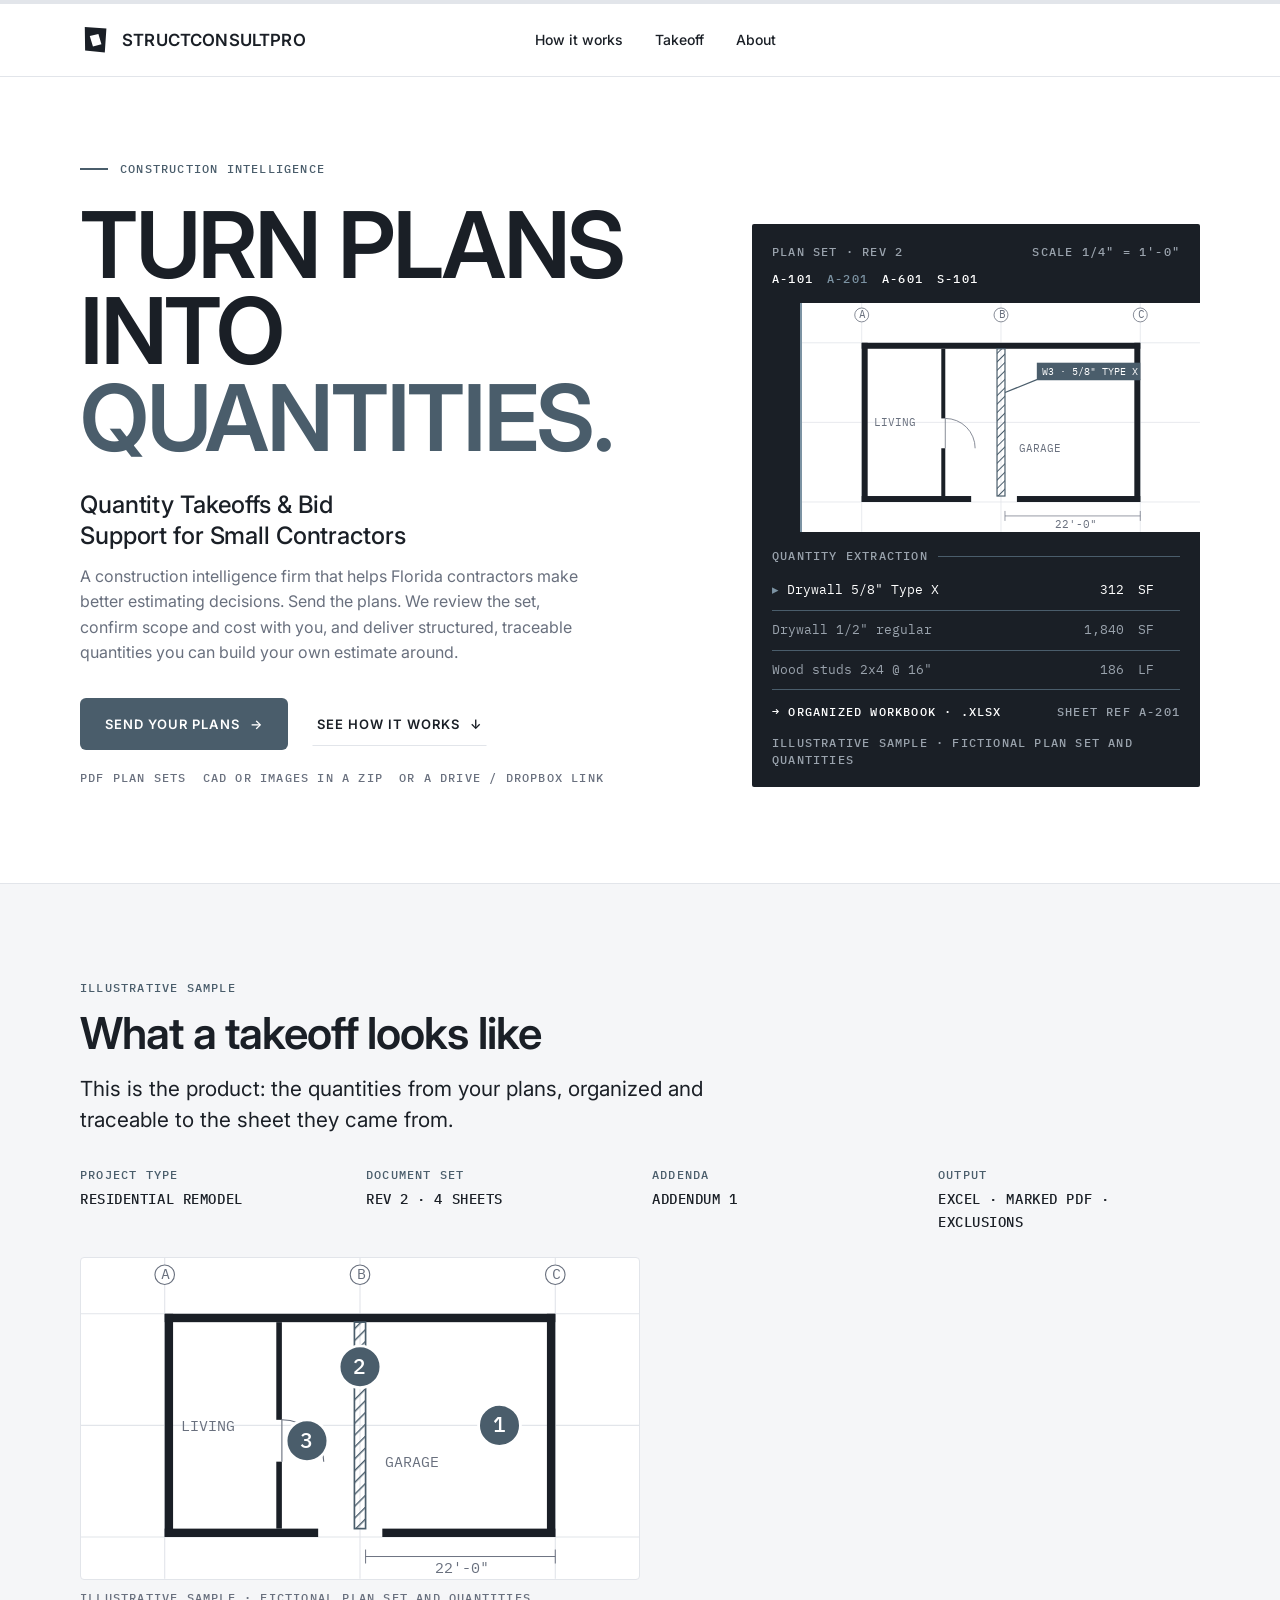
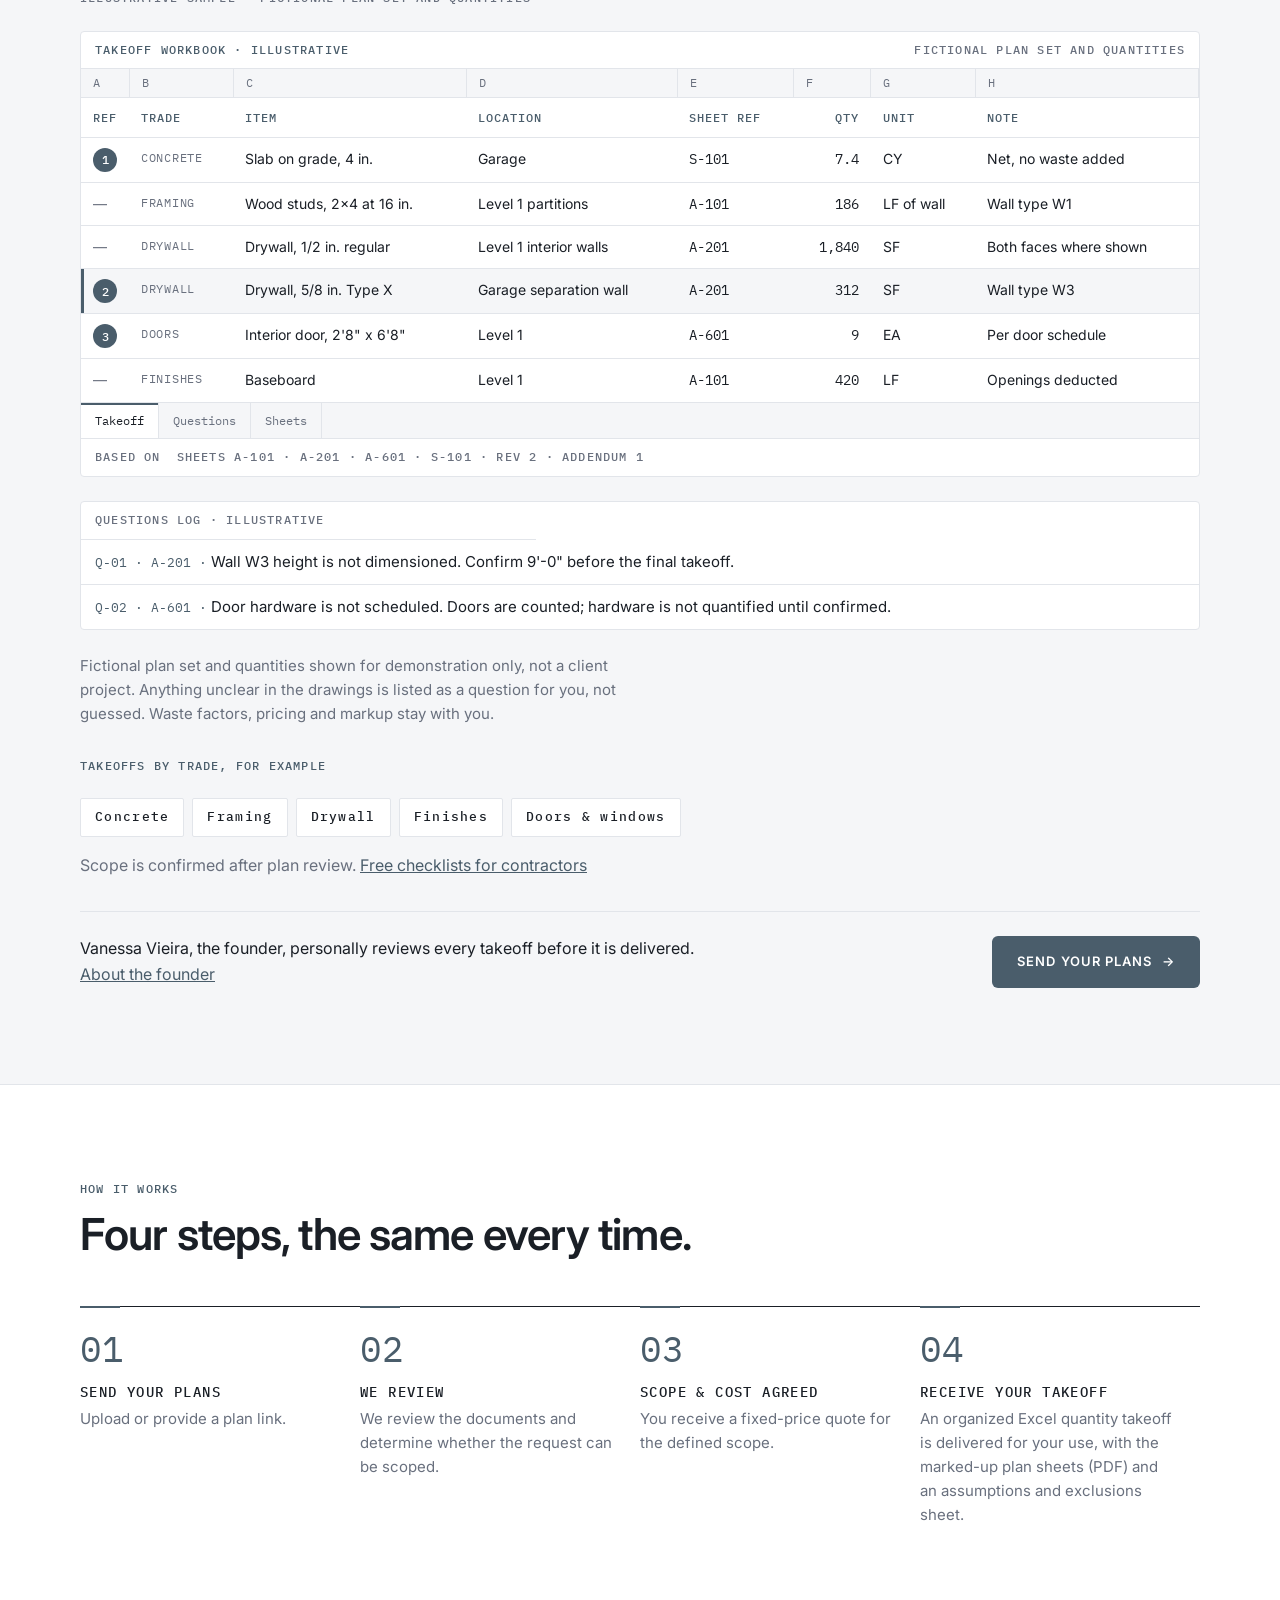
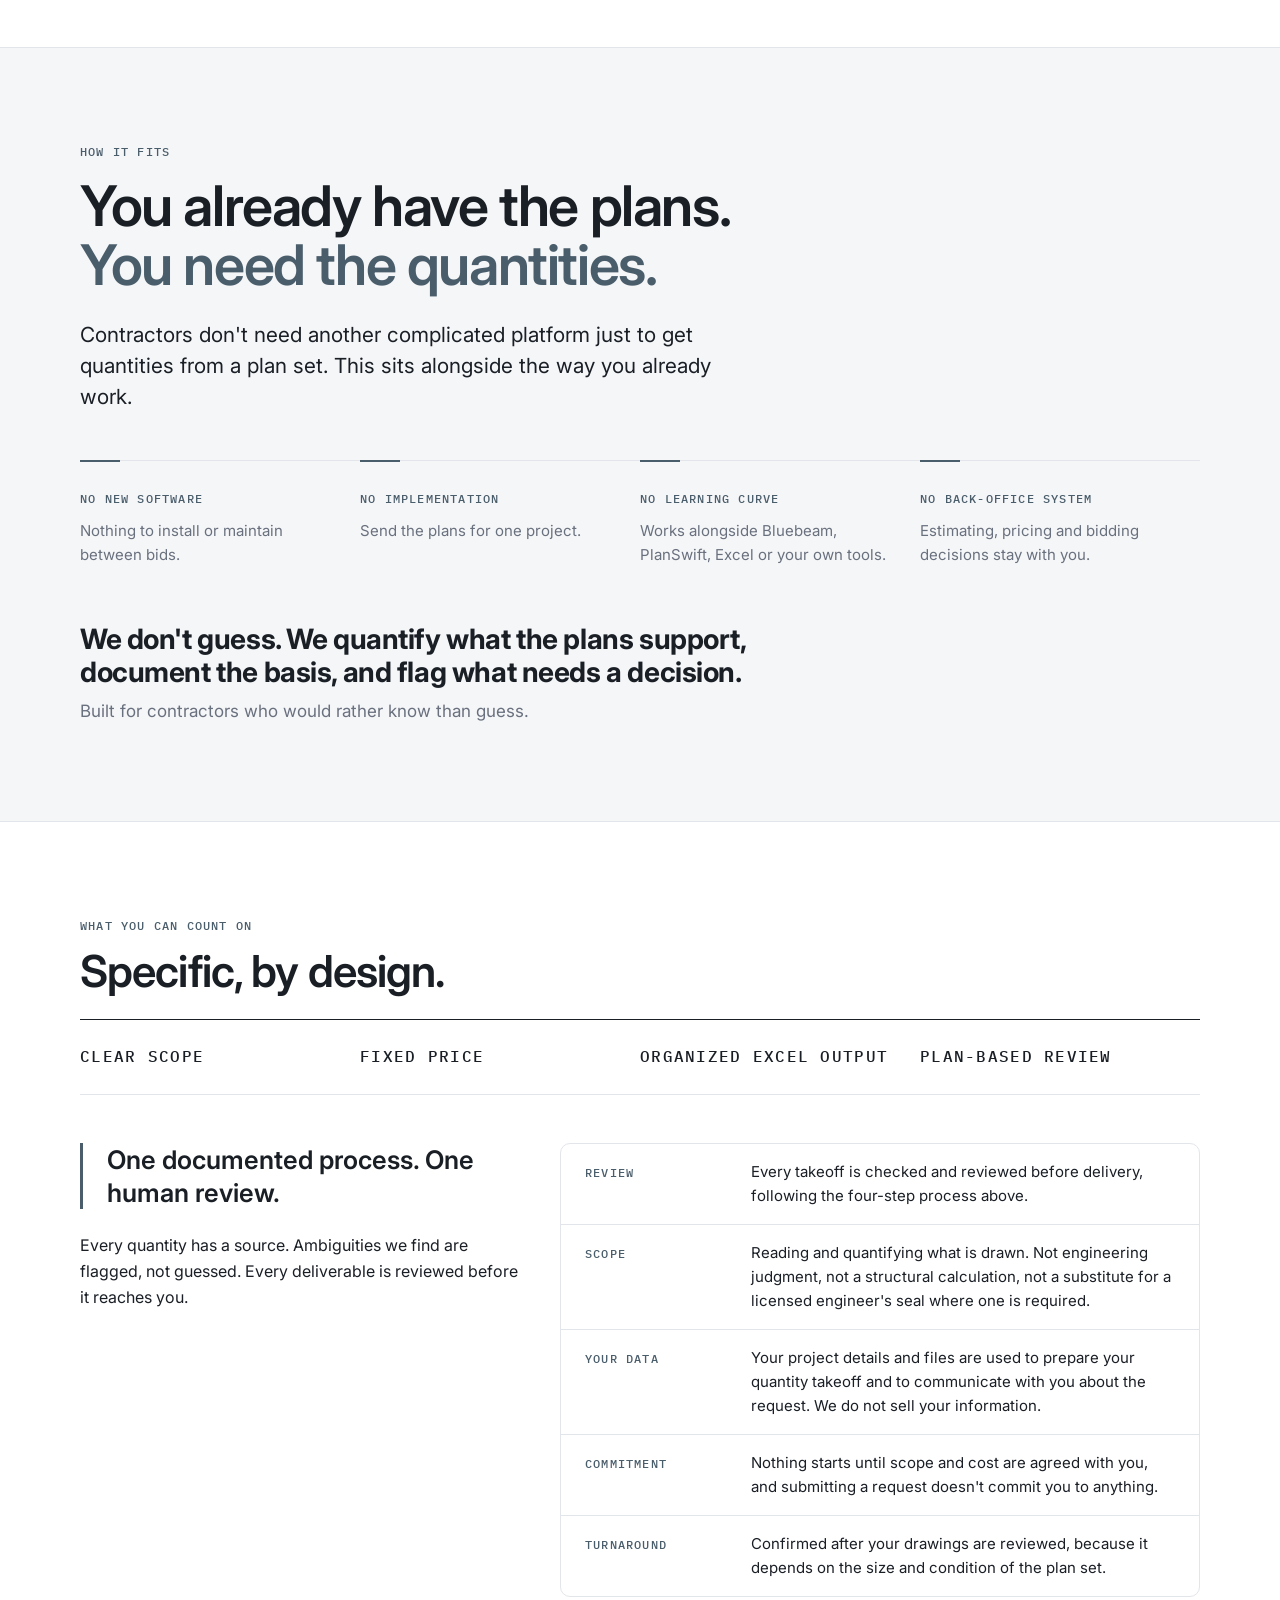
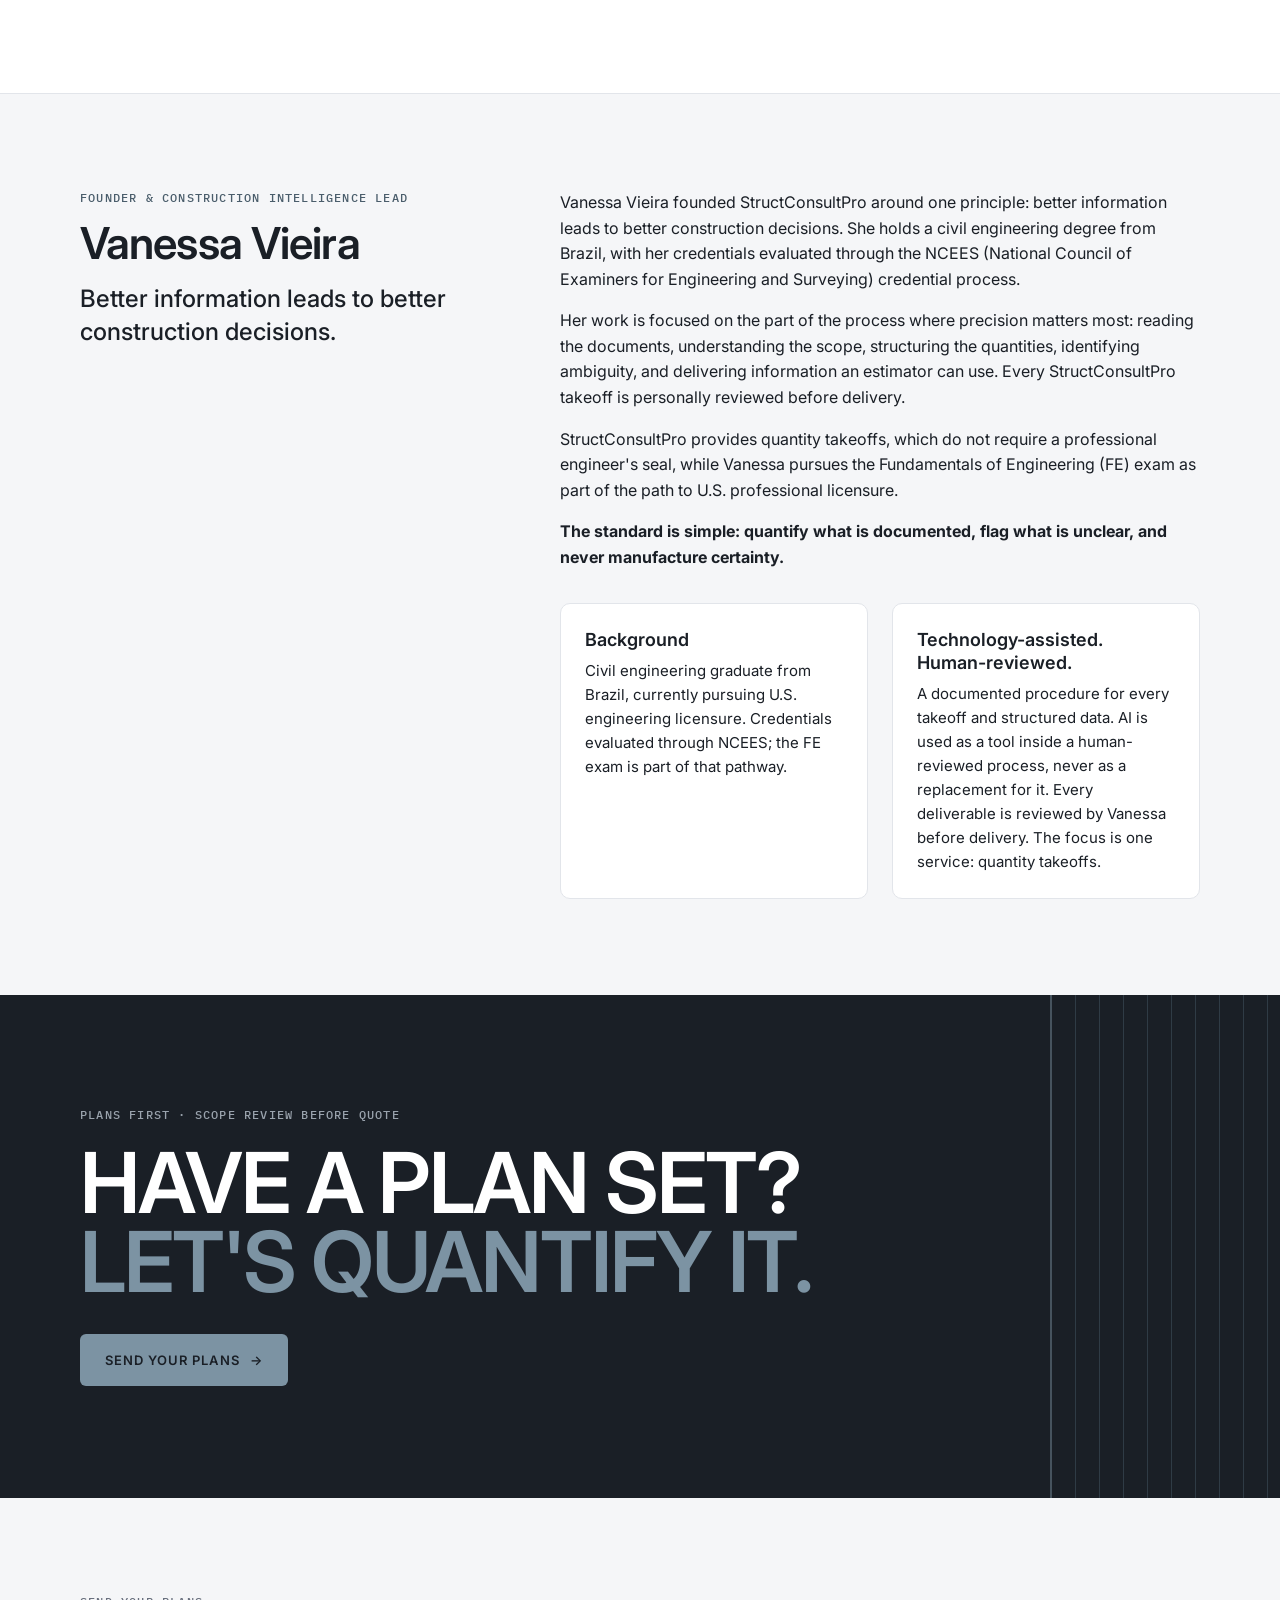
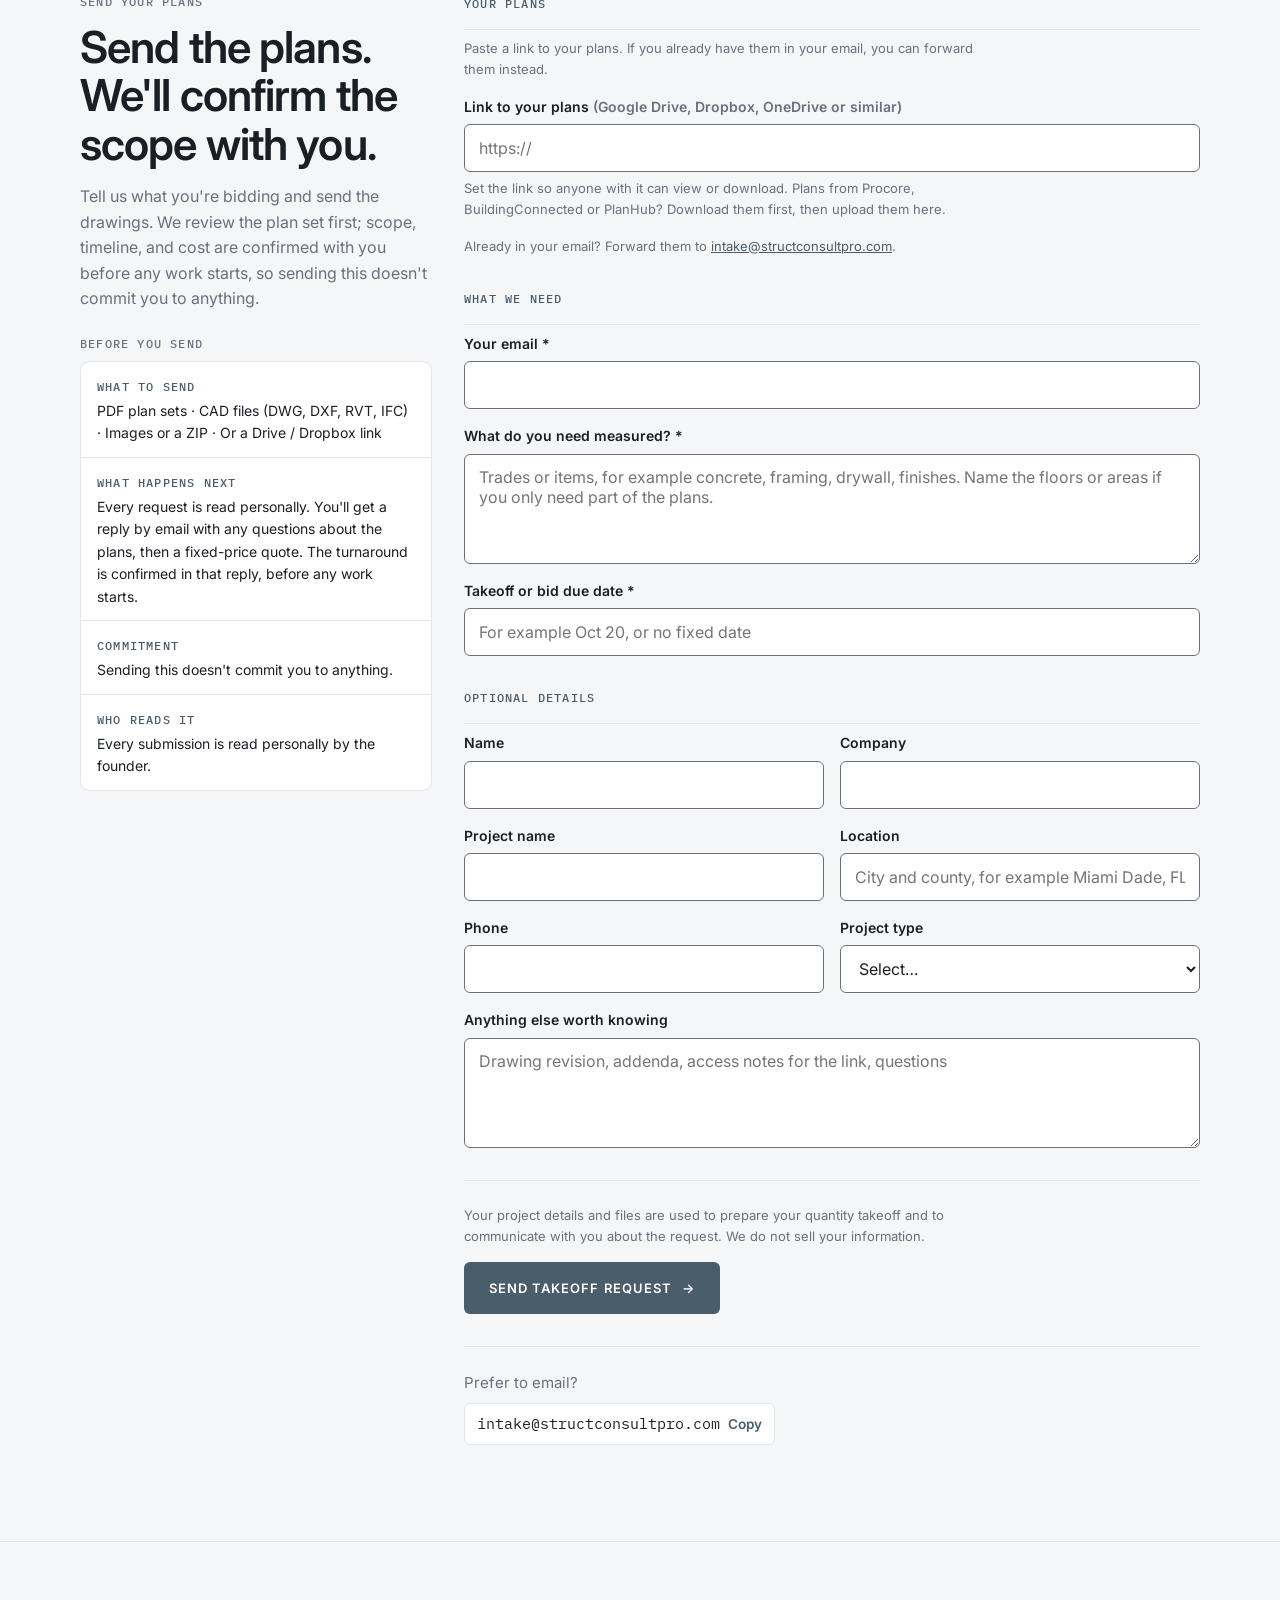
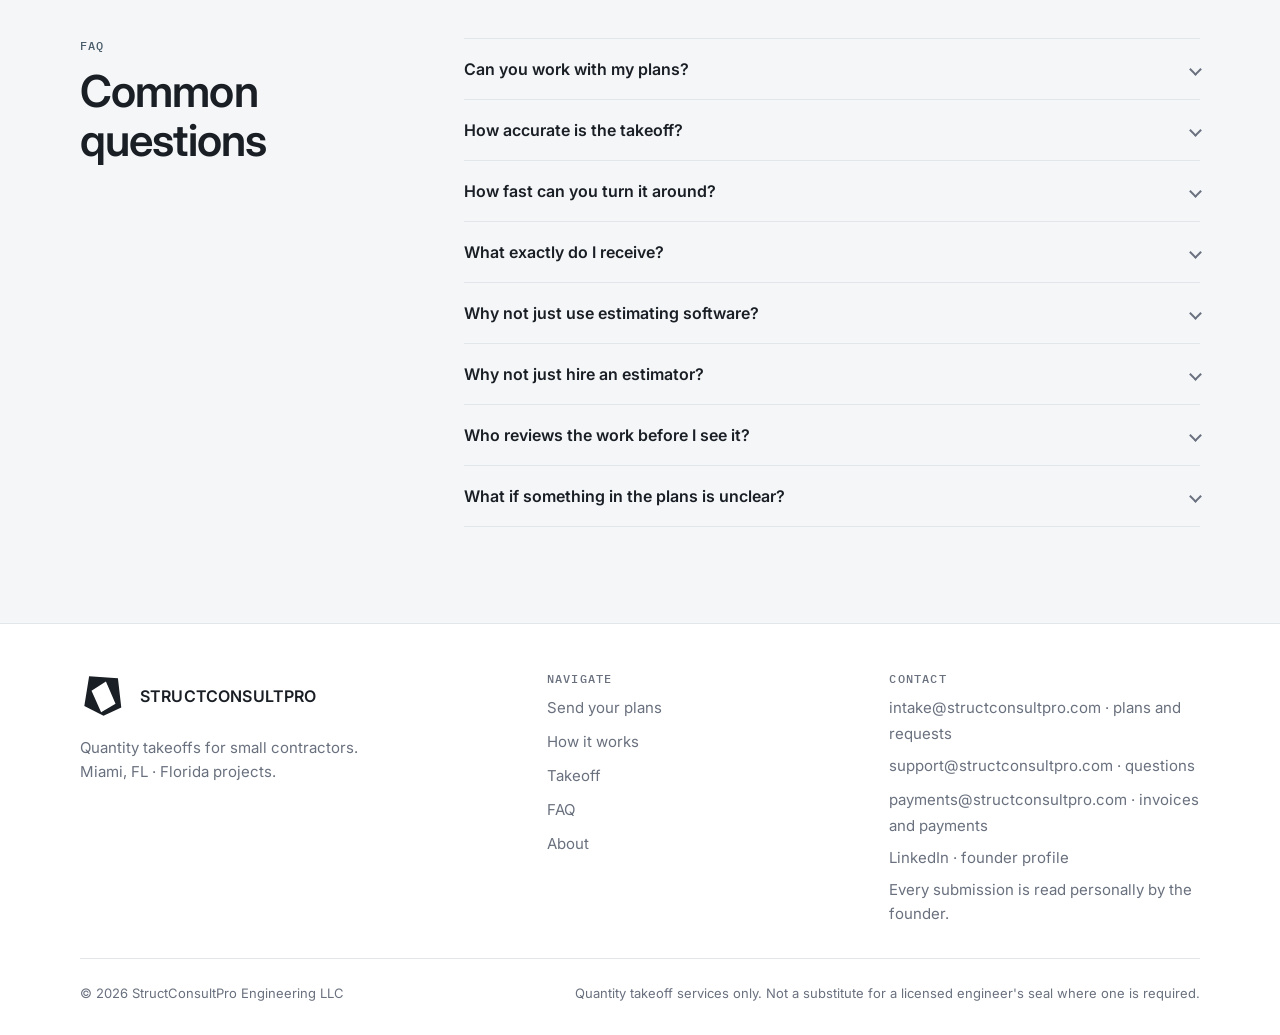
<file: index.html>
<!doctype html>
<html lang="en">
<head>
<meta charset="utf-8">
<title>Quantity Takeoff Services for Florida Contractors | StructConsultPro</title>
<meta name="viewport" content="width=device-width, initial-scale=1">
<meta name="description" content="StructConsultPro turns construction drawings and specifications into organized quantity takeoffs ready to bid, for small and mid size Florida contractors.">
<link rel="icon" type="image/svg+xml" href="assets/BRAND_Favicon.svg">
<link rel="apple-touch-icon" href="assets/apple-touch-icon.png">
<meta name="robots" content="index, follow">
<meta name="theme-color" content="#1A1F26">
<meta property="og:type" content="website">
<meta property="og:site_name" content="StructConsultPro">
<meta property="og:title" content="Quantity Takeoff Services for Florida Contractors | StructConsultPro">
<meta property="og:description" content="Send your drawings and specifications. Get back an organized quantity takeoff ready for your bid.">
<meta property="og:locale" content="en_US">
<meta property="og:url" content="https://structconsultpro.com/">
<link rel="canonical" href="https://structconsultpro.com/">
<meta property="og:image" content="https://structconsultpro.com/assets/og-image.png">
<meta property="og:image:width" content="1200">
<meta property="og:image:height" content="630">
<meta property="og:image:alt" content="StructConsultPro: Turn plans into quantities. Illustrative sample plan and takeoff rows.">
<meta name="twitter:card" content="summary_large_image">
<meta name="twitter:image" content="https://structconsultpro.com/assets/og-image.png">
<meta name="twitter:title" content="Quantity Takeoff Services for Florida Contractors">
<meta name="twitter:description" content="Send your drawings and specifications. Get back an organized quantity takeoff ready for your bid.">
<script type="application/ld+json">
{
  "@context": "https://schema.org",
  "@type": "ProfessionalService",
  "name": "StructConsultPro",
  "legalName": "STRUCTCONSULTPRO ENGINEERING LLC",
  "description": "Quantity takeoffs and bid support for small and mid size general contractors and remodelers in Florida.",
  "areaServed": { "@type": "State", "name": "Florida" },
  "address": { "@type": "PostalAddress", "addressLocality": "Miami", "addressRegion": "FL", "addressCountry": "US" },
  "email": "intake@structconsultpro.com",
  "founder": { "@type": "Person", "name": "Vanessa Vieira", "jobTitle": "Founder", "sameAs": ["https://www.linkedin.com/in/structconsultpro-scp-takeoffs-887109442/"] },
  "knowsLanguage": ["en", "pt"]
}
</script>

<style>
  /*
    Composition: a drawing becomes structured information. The Revealed Seam
    (structural mass + asymmetric revealed opening) is used as a layout principle:
    ink "mass" blocks, an offset opening that reveals the drawing, and mono labels
    wherever real data sits. The logo files themselves are never altered or animated.
    Component inventory (reuse these when extending the page):
      .label      — IBM Plex Mono interface label (uppercase, 12px minimum).
      .display    — oversized uppercase statement; hero and final CTA only.
      .mass       — ink block (hero visual, Construction Intelligence, final CTA).
      .rule-grid  — columns hanging from one hairline (stages, steps, facts).
      .workbook   — spreadsheet-styled takeoff table.
      .schedule   — labelled row list, construction document schedule convention.
      .faq-item   — disclosure pattern: button (question) + region (answer).
      .btn        — one primary action (SEND YOUR PLANS) per view.
  */
  :root{
    --primary:#1A1F26; --primary-ink:#FFFFFF;
    --secondary:#4A5D6B; --accent:#4A5D6B;
    --bg:#FFFFFF; --surface:#F5F6F8; --border:#E2E5EA;
    --text:#1A1F26; --muted:#69707E; /* 4.6:1 on --surface (AA) */
    /* Aliases of existing values (no new colors): */
    --mass:#1A1F26; --mass-ink:#FFFFFF; --mass-muted:#9AA3AD; --mass-seam:#7C93A3; --mass-line:#4A5D6B;
    --cta-bg:#4A5D6B; --cta-ink:#FFFFFF;
    --paper:#FFFFFF;
    --font-display:'Inter',system-ui,sans-serif;
    --font-body:'Inter',system-ui,sans-serif;
    --font-mono:'IBM Plex Mono',ui-monospace,monospace;
    --sp-1:8px; --sp-2:16px; --sp-3:24px; --sp-4:32px; --sp-5:48px; --sp-6:64px; --sp-7:96px;
    --gutter:16px; --header-h:72px;
    --radius-sm:6px; --radius-md:10px;
    --wordmark-color:var(--primary);
  }
  @media (min-width:768px){ :root{ --gutter:24px } }
  @media (min-width:1280px){ :root{ --gutter:40px } }
  @media (prefers-color-scheme: dark){
    :root:not([data-theme="light"]){
      --bg:#0F1417; --surface:#171D22; --border:#262E35;
      --text:#EDEFF2; --muted:#9AA3AD; --primary:#FFFFFF; --primary-ink:#1A1F26;
      --wordmark-color:var(--text); --secondary:#7C93A3; --accent:#7C93A3;
      --cta-bg:#7C93A3; --cta-ink:#1A1F26;
      color-scheme:dark;
    }
  }
  :root[data-theme="dark"]{
    --bg:#0F1417; --surface:#171D22; --border:#262E35;
    --text:#EDEFF2; --muted:#9AA3AD; --primary:#FFFFFF; --primary-ink:#1A1F26;
    --wordmark-color:var(--text); --secondary:#7C93A3; --accent:#7C93A3;
    --cta-bg:#7C93A3; --cta-ink:#1A1F26;
    color-scheme:dark;
  }
  *{box-sizing:border-box}
  html{scroll-behavior:smooth;scroll-padding-top:80px} /* keeps focused fields clear of the sticky header */
  @media (prefers-reduced-motion:reduce){ html{scroll-behavior:auto} *{animation-duration:.01ms!important;transition-duration:.01ms!important} }
  body{background:var(--bg);color:var(--text);font-family:var(--font-body);line-height:1.6;margin:0;-webkit-font-smoothing:antialiased;overflow-x:hidden}
  .wrap{max-width:1200px;margin:0 auto;padding-inline:var(--gutter)}
  section{padding-block:var(--sp-6);scroll-margin-top:76px;position:relative;border-top:1px solid var(--border)}
  @media (min-width:1024px){ section{padding-block:var(--sp-7)} }
  .surface{background:var(--surface)}
  h1,h2,h3{font-family:var(--font-display);text-wrap:balance;margin:0;color:var(--text)}
  h2{font-size:clamp(1.75rem,4vw,2.75rem);line-height:1.1;font-weight:600;letter-spacing:-.02em;margin:12px 0 var(--sp-2)}
  h3{font-size:1.125rem;line-height:1.3;font-weight:600}
  p{margin:0 0 var(--sp-2);max-width:65ch}
  .lead{font-size:clamp(1.125rem,2vw,1.3rem);line-height:1.5;max-width:52ch}
  .muted{color:var(--muted)}
  .label{font-family:var(--font-mono);font-weight:500;font-size:.75rem;line-height:1.4;letter-spacing:.1em;text-transform:uppercase;color:var(--secondary);margin:0}
  .display{display:block;font-family:var(--font-display);font-weight:600;text-transform:uppercase;letter-spacing:-.025em;line-height:.94}
  .display > span{display:block;text-wrap:balance}
  a{color:var(--accent)}
  a:focus-visible,button:focus-visible,input:focus-visible,select:focus-visible,textarea:focus-visible,summary:focus-visible,[tabindex]:focus-visible{outline:2px solid var(--accent);outline-offset:2px}
  .mass a:focus-visible,.mass button:focus-visible,.mass [tabindex]:focus-visible{outline-color:var(--mass-seam)}
  .skip-link{position:absolute;left:-9999px;top:auto;background:var(--primary);color:var(--primary-ink);padding:10px 16px;border-radius:var(--radius-sm);z-index:100}
  .skip-link:focus{left:var(--sp-2);top:var(--sp-1)}

  /* Scale bar: a slim ruler across the very top, fill length is scroll progress. */
  .scale-bar{position:fixed;top:env(safe-area-inset-top,0px);left:0;right:0;height:4px;background:var(--border);z-index:20;background-image:repeating-linear-gradient(90deg,var(--border) 0 1px,transparent 1px 24px)}
  .scale-fill{height:100%;width:0%;background:var(--secondary);transition:width .08s linear}

  /* Header */
  header{position:sticky;top:calc(env(safe-area-inset-top,0px) + 4px);z-index:10;background:var(--bg);border-bottom:1px solid var(--border)}
  .nav{display:flex;align-items:center;justify-content:space-between;gap:var(--sp-2);min-height:var(--header-h)}
  .wordmark{font-family:var(--font-display);font-weight:600;font-size:1.05rem;color:var(--wordmark-color);letter-spacing:.01em;text-decoration:none;display:inline-flex;align-items:center;gap:10px;white-space:nowrap}
  /* Revealed Seam mark: production SVGs from brand/visual-identity (private docs repo). Header uses Compact (24-48px tier), footer uses Primary (>=48px tier); flat ink on light, flat white on dark. */
  .mark{display:block;flex-shrink:0}
  .mark-dark{display:none}
  @media (prefers-color-scheme: dark){ :root:not([data-theme="light"]) .mark-light{display:none} :root:not([data-theme="light"]) .mark-dark{display:block} }
  :root[data-theme="dark"] .mark-light{display:none}
  :root[data-theme="dark"] .mark-dark{display:block}
  nav.links ul{display:flex;gap:var(--sp-4);list-style:none;margin:0;padding:0;font-size:.875rem;font-weight:500}
  nav.links a{color:var(--text);text-decoration:none;padding-block:12px;border-bottom:1px solid transparent}
  nav.links a:hover{color:var(--accent);border-color:var(--accent)}
  .nav-actions{display:flex;align-items:center;gap:var(--sp-2)}
  .nav-toggle{display:none;position:relative}
  .nav-toggle summary{list-style:none;cursor:pointer;font-family:var(--font-body);font-weight:600;font-size:.875rem;border:1px solid var(--border);border-radius:var(--radius-sm);padding:0 14px;min-height:44px;display:flex;align-items:center}
  .nav-toggle summary::-webkit-details-marker{display:none}
  .nav-toggle[open] summary{border-color:var(--accent);color:var(--accent)}
  .nav-toggle ul{list-style:none;margin:8px 0 0;padding:10px;position:absolute;right:0;top:100%;background:var(--bg);border:1px solid var(--border);border-radius:var(--radius-md);min-width:210px;display:flex;flex-direction:column;gap:4px}
  .nav-toggle a{display:block;padding:10px;border-radius:var(--radius-sm);color:var(--text);text-decoration:none;font-size:.9375rem}
  .nav-toggle a:hover{background:var(--surface);color:var(--accent)}
  @media (max-width:767px){
    nav.links{display:none}
    .nav-toggle{display:block}
  }
  @media (max-width:360px){ .wordmark{font-size:.95rem;gap:8px} .wordmark .mark{width:28px;height:28px} }

  /* .btn — one primary action per view. Minimum 44px touch target throughout. */
  .btn{display:inline-flex;align-items:center;justify-content:center;gap:10px;font-family:var(--font-body);font-weight:600;font-size:.8125rem;letter-spacing:.08em;text-transform:uppercase;padding:0 24px;min-height:52px;border-radius:var(--radius-sm);border:1px solid transparent;cursor:pointer;text-decoration:none;white-space:nowrap;transition:transform .12s ease,background-color .15s ease,border-color .15s ease,color .15s ease}
  .btn:active{transform:translateY(1px)}
  .btn .arrow{transition:transform .15s ease}
  .btn:hover .arrow{transform:translateX(3px)}
  .btn-sm{min-height:44px;padding:0 18px}
  .btn-primary{background:var(--cta-bg);color:var(--cta-ink)}
  .btn-primary:hover{background:var(--primary);color:var(--primary-ink)}
  .mass .btn-primary{background:var(--mass-seam);color:var(--mass)}
  .mass .btn-primary:hover{background:var(--mass-ink);color:var(--mass)}
  .btn-text{min-height:44px;padding:0 4px;color:var(--text);border-bottom:1px solid var(--border);border-radius:0}
  .btn-text:hover{color:var(--accent);border-color:var(--accent)}
  .btn[disabled]{opacity:.6;cursor:progress}
  header .btn-primary{display:none}
  @media (min-width:768px){ header .btn-primary{display:inline-flex} }
  /* While the hero, the post-sample action or the send section (each with its own primary button) is on screen, the header button steps back. */
  header .btn-primary{transition:opacity .2s ease,visibility .2s}
  header.cta-on-screen .btn-primary{opacity:0;visibility:hidden}

  /* 12-column grid */
  .grid{display:grid;gap:var(--sp-5)}
  @media (min-width:1024px){
    .grid{grid-template-columns:repeat(12,minmax(0,1fr));gap:var(--sp-5) var(--sp-4)}
    .c-4{grid-column:span 4} .c-5{grid-column:span 5} .c-7{grid-column:span 7} .c-8{grid-column:span 8} .c-12{grid-column:1 / -1}
  }

  /* 01 HERO */
  .hero{border-top:none;padding-block:var(--sp-5) var(--sp-6)}
  @media (min-width:1024px){ .hero{padding-block:88px var(--sp-7)} .hero .grid{align-items:end} }
  .eyebrow{display:flex;align-items:center;gap:12px}
  .eyebrow::before{content:"";width:28px;height:2px;background:var(--secondary)}
  .hero h1{margin-top:var(--sp-3)}
  .hero h1 .display{font-size:clamp(2.6rem,7.4vw,5.75rem)}
  .hero h1 .display .seam{color:var(--secondary)}
  .hero h1 .desc{display:block;font-size:clamp(1.125rem,2.2vw,1.5rem);line-height:1.3;font-weight:500;letter-spacing:-.005em;margin-top:28px;max-width:30ch;text-wrap:balance}
  .hero .support{margin-top:12px;color:var(--muted);max-width:52ch}
  .hero-actions{display:flex;flex-wrap:wrap;align-items:center;gap:12px 24px;margin-top:var(--sp-4)}
  .accepts{display:flex;flex-wrap:wrap;gap:6px 16px;margin-top:20px}
  .accepts .label{color:var(--muted)}

  /* Hero visual: mass → opening → information. */
  .mass{background:var(--mass);color:var(--mass-ink)}
  .mass .label{color:var(--mass-muted)}
  .exhibit{margin:0;padding:20px 20px 18px;border-radius:2px}
  .exhibit-top{display:flex;justify-content:space-between;gap:12px;flex-wrap:wrap}
  .sheets{display:flex;flex-wrap:wrap;gap:6px 14px;margin-top:10px}
  .sheets .label{color:var(--mass-ink)}
  .sheets .label.on{color:var(--mass-seam)}
  .opening{margin:16px -20px 0 28px;background:var(--paper);border-left:2px solid var(--mass-seam)}
  .opening svg{display:block;width:100%;height:auto}
  .step-label{display:flex;align-items:center;gap:10px;margin-top:16px}
  .step-label::after{content:"";flex:1;height:1px;background:var(--mass-line)}
  .qrows{margin-top:6px;font-family:var(--font-mono);font-size:.8125rem;font-variant-numeric:tabular-nums}
  .qrow{display:grid;grid-template-columns:1fr auto 3.2em;gap:14px;padding:9px 0;border-bottom:1px solid var(--mass-line);align-items:baseline;color:var(--mass-muted)}
  .qrow .q{text-align:right}
  .qrow.hit{color:var(--mass-ink)}
  .qrow.hit .item::before{content:"▸ ";color:var(--mass-seam)}
  .exhibit-out{display:flex;justify-content:space-between;align-items:center;gap:12px;flex-wrap:wrap;margin-top:14px}
  .exhibit-out .label:first-child{color:var(--mass-ink)}
  .exhibit figcaption{margin-top:14px}
  @media (max-width:429px){ .exhibit .hide-sm{display:none} }
  /* Drawing annotations are sized in SVG units so they stay legible as the exhibit scales; the same information is always in the HTML rows below. */
  .plan-text{font-family:'IBM Plex Mono',monospace;font-size:11px;fill:#69707E}
  .plan-tag text{font-family:'IBM Plex Mono',monospace;font-size:10px;fill:#FFFFFF}
  @media (max-width:767px){ .plan-text{font-size:16px} .plan-minor,.plan-tag{display:none} }

  /* .rule-grid — columns hanging from one hairline. */
  .rule-grid{display:grid;grid-template-columns:1fr;list-style:none;margin:0;padding:0}
  .rule-grid > *{padding:var(--sp-3) 0;border-top:1px solid var(--border);position:relative}
  .rule-grid > *::before{content:"";position:absolute;top:-1px;left:0;width:40px;height:2px;background:var(--secondary)}
  @media (min-width:768px){
    .rule-grid.cols-4{grid-template-columns:repeat(2,1fr)}
    .rule-grid > *{padding-right:var(--sp-3)}
  }
  @media (min-width:1024px){ .rule-grid.cols-4{grid-template-columns:repeat(4,1fr)} }

  /* 02 PROOF — three stages */

  /* 03 PROBLEM */
  .statement{font-family:var(--font-display);font-size:clamp(1.9rem,5vw,3.5rem);line-height:1.05;font-weight:600;letter-spacing:-.025em;margin:16px 0 var(--sp-3);max-width:20ch}
  .statement span{display:block;color:var(--secondary)}
  .facts{margin-top:var(--sp-5)}
  .facts p{margin:8px 0 0;font-size:.9375rem;color:var(--muted)}

  /* 04 SAMPLE TAKEOFF — workbook */
  .sample-meta{display:grid;grid-template-columns:repeat(2,minmax(0,1fr));gap:var(--sp-2) var(--sp-3);margin:var(--sp-4) 0 var(--sp-3)}
  @media (min-width:768px){ .sample-meta{grid-template-columns:repeat(4,minmax(0,1fr))} }
  .sample-meta .v{font-family:var(--font-mono);font-size:.875rem;font-weight:500;margin-top:4px;text-transform:uppercase;letter-spacing:.04em}
  .workbook{background:var(--bg);border:1px solid var(--border);border-radius:4px;overflow:hidden}
  .wb-bar{display:flex;justify-content:space-between;flex-wrap:wrap;gap:6px 12px;padding:10px 14px;border-bottom:1px solid var(--border)}
  .wb-bar .label:last-child{color:var(--muted)}
  .table-scroll{overflow-x:auto;-webkit-overflow-scrolling:touch;position:relative}
  .wb-table{border-collapse:collapse;width:100%;min-width:760px;font-size:.875rem}
  .wb-table th,.wb-table td{padding:10px 12px;border-bottom:1px solid var(--border);text-align:left;vertical-align:top}
  .wb-table thead tr.cols th{font-family:var(--font-mono);font-weight:400;font-size:.75rem;color:var(--muted);background:var(--surface);padding:4px 12px;border-right:1px solid var(--border);text-align:left}
  .wb-table thead tr.hd th{font-family:var(--font-mono);font-weight:500;font-size:.75rem;letter-spacing:.08em;text-transform:uppercase;color:var(--secondary);white-space:nowrap}
  .wb-table .num{text-align:right;font-family:var(--font-mono);font-variant-numeric:tabular-nums;white-space:nowrap}
  .wb-table .ref{font-family:var(--font-mono);white-space:nowrap}
  .wb-table .trade{font-family:var(--font-mono);font-size:.75rem;letter-spacing:.06em;text-transform:uppercase;color:var(--muted);white-space:nowrap}
  .wb-table tbody tr:last-child td{border-bottom:none}
  .wb-table tr.hit td{background:var(--surface)}
  .wb-table tr.hit td:first-child{box-shadow:inset 3px 0 0 var(--secondary)}
  .wb-tabs{display:flex;border-top:1px solid var(--border);background:var(--surface);overflow-x:auto}
  .wb-tabs span{font-family:var(--font-mono);font-size:.75rem;padding:8px 14px;border-right:1px solid var(--border);color:var(--muted);white-space:nowrap}
  .wb-tabs span.on{background:var(--bg);color:var(--text);box-shadow:inset 0 2px 0 var(--secondary)}
  .wb-basis{padding:10px 14px;border-top:1px solid var(--border);display:flex;flex-wrap:wrap;gap:4px 16px}
  .wb-basis .label{color:var(--muted)}
  .scroll-hint{display:none;margin-top:10px;color:var(--muted)}
  @media (max-width:799px){ .scroll-hint{display:block} }
  .sample-note{margin-top:var(--sp-3);color:var(--muted);font-size:.9375rem}
  /* Plan fragment keyed to the workbook: numbered marks match the Ref column. The SVG is decorative; the Ref column carries the information in text. */
  .plan-frag{margin:0 0 var(--sp-3);max-width:560px}
  .plan-frag .sheet{background:var(--paper);border:1px solid var(--border);border-radius:4px;overflow:hidden}
  .plan-frag svg{display:block;width:100%;height:auto}
  .plan-frag figcaption{margin-top:10px;color:var(--muted)}
  .plan-mark circle{fill:#4A5D6B;stroke:#FFFFFF;stroke-width:2}
  .plan-mark text{font-family:'IBM Plex Mono',monospace;font-size:15px;font-weight:500;fill:#FFFFFF;text-anchor:middle}
  /* Smallest phones: drawing text would render under 12px, so marks and labels scale up; the hero's room labels drop (its rows carry the information). */
  @media (max-width:359px){ .plan-frag .plan-text,.plan-mark text{font-size:18px} .plan-mark circle{r:19px} }
  @media (max-width:399px){ .opening .plan-text{display:none} }
  .wb-table .key{width:1%;white-space:nowrap;color:var(--muted)}
  .ref-tag{display:inline-flex;align-items:center;justify-content:center;min-width:24px;height:24px;border-radius:50%;background:var(--secondary);color:var(--bg);font-family:var(--font-mono);font-weight:500;font-size:.75rem}
  /* Questions log: unclear items listed as questions, not guessed. */
  .qlog{margin-top:var(--sp-3);background:var(--bg);border:1px solid var(--border);border-radius:4px}
  .qlog > .label{padding:10px 14px;border-bottom:1px solid var(--border);color:var(--muted)}
  .qlog ul{list-style:none;margin:0;padding:0}
  .qlog li{padding:10px 14px;border-bottom:1px solid var(--border);font-size:.9375rem}
  .qlog li:last-child{border-bottom:none}
  .qlog .q-ref{font-family:var(--font-mono);font-size:.8125rem;color:var(--secondary);white-space:nowrap}
  /* Next action right after the proof; the sticky bar and header button step back while it is on screen. */
  .next-action{display:flex;align-items:center;justify-content:space-between;gap:var(--sp-2) var(--sp-4);margin-top:var(--sp-4);padding-top:var(--sp-3);border-top:1px solid var(--border)}
  .next-action p{margin:0}
  @media (max-width:767px){ .next-action{flex-direction:column;align-items:flex-start} }

  /* 05 SERVICE */
  .trades{display:flex;flex-wrap:wrap;gap:var(--sp-1);margin:var(--sp-3) 0 var(--sp-2)}
  .trade-tag{font-family:var(--font-mono);font-weight:500;font-size:.8125rem;letter-spacing:.1em;padding:8px 14px;border:1px solid var(--border);border-radius:2px;background:var(--bg)}
  .trade-tag a{color:inherit;text-decoration:none}
  .trade-tag a:hover{color:var(--accent)}

  /* 06 HOW IT WORKS */
  .steps{margin-top:var(--sp-5)}
  @media (min-width:1024px){ .steps{border-top:1px solid var(--text)} .steps > *{border-top:none} }
  .step .num{display:block;font-family:var(--font-mono);font-size:2.25rem;line-height:1;color:var(--secondary)}
  .step h3{font-family:var(--font-mono);font-weight:500;font-size:.875rem;letter-spacing:.1em;text-transform:uppercase;margin:var(--sp-2) 0 6px}
  .step p{margin:0;font-size:.9375rem;color:var(--muted)}

  /* 07 CONSTRUCTION INTELLIGENCE (mass section) */
  section.mass{border-top:none}
  .mass .rule-grid > *{border-color:var(--mass-line)}
  .mass .rule-grid > *::before{background:var(--mass-seam)}
  .mass .seam-band{position:absolute;top:0;bottom:0;right:0;width:18%;border-left:2px solid var(--mass-seam);background:repeating-linear-gradient(90deg,transparent 0 23px,var(--mass-line) 23px 24px);opacity:.45;pointer-events:none}
  .mass .wrap{position:relative;z-index:1}
  @media (max-width:767px){ .mass .seam-band{width:12%} }

  /* 08 TRUST + SCOPE */
  .spec-strip{display:grid;grid-template-columns:repeat(2,minmax(0,1fr));border-top:1px solid var(--text);border-bottom:1px solid var(--border);margin:var(--sp-3) 0 var(--sp-5)}
  @media (min-width:1024px){ .spec-strip{grid-template-columns:repeat(4,minmax(0,1fr))} }
  .spec-strip div{padding:var(--sp-3) var(--sp-2) var(--sp-3) 0;font-family:var(--font-mono);font-weight:500;font-size:clamp(.875rem,1.4vw,1rem);letter-spacing:.08em;text-transform:uppercase}
  .schedule{border:1px solid var(--border);border-radius:var(--radius-md);overflow:hidden;margin:0;background:var(--bg)}
  .schedule-row{display:grid;grid-template-columns:150px 1fr;gap:var(--sp-2);padding:var(--sp-2) var(--sp-3);border-bottom:1px solid var(--border)}
  .schedule-row:last-child{border-bottom:none}
  .schedule-row dt{font-family:var(--font-mono);font-weight:500;font-size:.75rem;letter-spacing:.1em;text-transform:uppercase;color:var(--secondary);margin:0;padding-top:3px}
  .schedule-row dd{margin:0;font-size:.9375rem}
  @media (max-width:560px){.schedule-row{grid-template-columns:1fr;gap:4px}}
  /* Compact schedule for narrow columns: label above value ("Before you send"). */
  .schedule.compact{margin-top:var(--sp-1)}
  .schedule.compact .schedule-row{grid-template-columns:1fr;gap:4px;padding:12px var(--sp-2)}
  .schedule.compact .schedule-row dd{font-size:.875rem}
  .before-send{margin-top:var(--sp-3)}
  /* Method line: the documented sequence behind every takeoff. */
  .why-close{margin:var(--sp-4) 0 0;max-width:62ch;font-size:1.0625rem;color:var(--muted)}
  .why-close strong{display:block;color:var(--text);font-family:var(--font-display);font-size:clamp(1.25rem,2.6vw,1.75rem);line-height:1.2;letter-spacing:-.015em;margin-bottom:8px;text-wrap:balance}
  .method-proof{max-width:44ch;margin:0 0 var(--sp-3)}
  .claim{font-family:var(--font-display);font-weight:600;font-size:clamp(1.25rem,2.6vw,1.6rem);line-height:1.3;margin:0 0 var(--sp-3);border-left:3px solid var(--secondary);padding-left:var(--sp-3);max-width:36ch}

  /* .faq-item — disclosure pattern. Height animates via grid-template-rows so no
     JS measurement is needed; the chevron rotation is the only motion, and only
     in response to the click that opens it. */
  .faq-list{border-top:1px solid var(--border)}
  .faq-item{border-bottom:1px solid var(--border)}
  .faq-item h3{font-size:1rem}
  .faq-q{width:100%;display:flex;align-items:center;justify-content:space-between;gap:var(--sp-2);text-align:left;background:none;border:none;cursor:pointer;padding:20px 0;min-height:44px;font-family:var(--font-body);font-size:1rem;font-weight:600;color:var(--text)}
  .chevron{flex-shrink:0;width:9px;height:9px;border-right:2px solid var(--muted);border-bottom:2px solid var(--muted);transform:rotate(45deg);transition:transform .2s ease}
  .faq-q[aria-expanded="true"] .chevron{transform:rotate(225deg)}
  .faq-a{display:grid;grid-template-rows:0fr;transition:grid-template-rows .22s ease}
  .faq-a .a-inner{overflow:hidden;visibility:hidden;transition:visibility .22s}
  .faq-item.open .faq-a .a-inner{visibility:visible} /* collapsed answers stay out of the tab order */
  .faq-a p{padding-bottom:20px;font-size:.9375rem;color:var(--muted);max-width:62ch;margin:0}
  .faq-item.open .faq-a{grid-template-rows:1fr}

  /* 10 FOUNDER */
  .founder-lede{font-family:var(--font-display);font-size:clamp(1.15rem,2.4vw,1.5rem);font-weight:500;line-height:1.35;max-width:32ch;margin-top:var(--sp-2)}
  .card{border:1px solid var(--border);border-radius:var(--radius-md);padding:var(--sp-3);background:var(--bg)}
  .card h3{margin-bottom:var(--sp-1)}
  .card p{margin:0;font-size:.9375rem}
  .cards{display:grid;gap:var(--sp-3);margin-top:var(--sp-4)}
  @media (min-width:768px){ .cards{grid-template-columns:1fr 1fr} }

  /* 11 FINAL CTA + FORM */
  #submit{border-top:none;padding:0}
  .final{padding-block:var(--sp-6);position:relative;overflow:hidden}
  @media (min-width:1024px){ .final{padding-block:112px} }
  .final .display{font-size:clamp(2.4rem,7vw,5.25rem);color:var(--mass-ink);margin-top:20px}
  .final .display .seam{color:var(--mass-seam)}
  .final .hero-actions{margin-top:var(--sp-4)}
  .intake{padding-block:var(--sp-6)}
  @media (min-width:1024px){ .intake{padding-block:var(--sp-7)} }
  .intake-aside p{color:var(--muted)}
  form{display:flex;flex-direction:column;gap:var(--sp-4)}
  fieldset{border:none;margin:0;padding:0;display:flex;flex-direction:column;gap:var(--sp-2)}
  legend{font-family:var(--font-mono);font-weight:500;font-size:.75rem;letter-spacing:.1em;text-transform:uppercase;color:var(--secondary);padding:0 0 var(--sp-2);margin-bottom:var(--sp-1);width:100%;border-bottom:1px solid var(--border)}
  .field{display:flex;flex-direction:column;gap:6px}
  label{font-size:.875rem;font-weight:600}
  .hint{font-size:.8125rem;color:var(--muted);margin:0}
  .upload-progress:empty,[hidden]{display:none !important}
  .dropzone{position:relative;display:flex;flex-direction:column;align-items:center;gap:8px;text-align:center;padding:32px 16px;border:1.5px dashed var(--muted);border-radius:var(--radius-md);cursor:pointer}.dropzone:hover,.dropzone.is-over{border-color:var(--accent);border-style:solid}.dropzone:focus-within{outline:2px solid var(--accent);outline-offset:2px}.dz-input{position:absolute;inset:0;width:100%;height:100%;opacity:0;cursor:pointer}.dz-title{font-weight:600;color:var(--text)}.dz-link{text-decoration:underline}.upload-list{list-style:none;margin:0;padding:0;display:grid;gap:8px}.upload-list:empty{display:none}.uf{display:grid;grid-template-columns:1fr auto auto auto;gap:12px;align-items:center;font-size:.875rem;padding:4px 4px 4px 12px;border:1px solid var(--border);border-radius:var(--radius-sm)}.uf-name{overflow:hidden;text-overflow:ellipsis;white-space:nowrap;color:var(--text)}.uf-size,.uf-status{color:var(--muted);font-variant-numeric:tabular-nums}.uf-size{white-space:nowrap}.uf-done .uf-status{color:var(--text)}.uf-error{border-left:3px solid var(--secondary)}.uf-error .uf-status{grid-column:1/-1;order:9;padding-bottom:8px;color:var(--text);font-weight:600;white-space:normal}.uf-remove,.uf-retry,.uf-link{background:none;border:none;padding:0 12px;min-height:44px;min-width:44px;color:var(--muted);font:inherit;text-decoration:underline;cursor:pointer}.upload-summary{margin:0;font-size:.875rem;color:var(--text);font-variant-numeric:tabular-nums}.upload-summary:empty,.upload-summary:has(.us-count:empty){display:none}.us-bytes{color:var(--muted)}.uf-done .uf-status::before{content:'\2713\00a0'}@media (max-width:480px){.uf{grid-template-columns:1fr auto auto}.uf-name{grid-column:1/-1}}
.us-bar{display:block;height:4px;margin-top:8px;background:var(--border);border-radius:2px;overflow:hidden}.us-bar i{display:block;height:100%;width:0;background:var(--accent);transition:width .3s ease}.upload-summary.is-done .us-bar{display:none}@media (prefers-reduced-motion:reduce){.us-bar i{transition:none}}.uf-error{grid-template-columns:1fr repeat(4,auto)}@media (max-width:480px){.uf-error{grid-template-columns:1fr auto auto}}@media (pointer:coarse){.dz-drag{display:none}.dz-link{display:inline-block;padding:12px 22px;min-height:44px;border-radius:var(--radius-sm);background:var(--cta-bg);color:var(--cta-ink);text-decoration:none;font-weight:600}.dz-link::first-letter{text-transform:uppercase}}
  .row-2{display:grid;grid-template-columns:1fr 1fr;gap:var(--sp-2)}
  @media (max-width:560px){.row-2{grid-template-columns:1fr}}
  .or{display:flex;align-items:center;gap:12px}
  .or::before,.or::after{content:"";flex:1;height:1px;background:var(--border)}
  input,select,textarea{font-family:var(--font-body);font-size:1rem;padding:12px 14px;min-height:48px;border:1px solid var(--muted);border-radius:var(--radius-sm);background:var(--bg);color:var(--text);width:100%} /* field edges need 3:1 (WCAG 1.4.11); --border is too faint */
  input:hover,select:hover,textarea:hover{border-color:var(--text)}
  textarea{resize:vertical;min-height:110px}
  input[type="file"]{padding:10px 12px;cursor:pointer}
  .privacy-note{font-size:.8125rem;color:var(--muted);margin:0}
  .form-actions{display:flex;flex-wrap:wrap;gap:var(--sp-2);align-items:center;justify-content:space-between;padding-top:var(--sp-3);border-top:1px solid var(--border)}
  #form-error{display:none;padding:var(--sp-2) var(--sp-3);border-radius:var(--radius-md);background:var(--bg);border:1px solid var(--secondary);border-left-width:3px;margin-top:var(--sp-3)}
  .contact-alt{margin-top:var(--sp-4);padding-top:var(--sp-3);border-top:1px solid var(--border);font-size:.9375rem}
  .email-copy{display:inline-flex;align-items:center;gap:var(--sp-1);max-width:100%;flex-wrap:wrap;overflow-wrap:anywhere;font-family:var(--font-mono);background:var(--bg);border:1px solid var(--border);padding:8px 12px;border-radius:var(--radius-sm)}
  .email-copy button{border:none;background:none;color:var(--accent);font-family:var(--font-body);font-weight:600;font-size:.85rem;cursor:pointer;padding:4px 6px;margin:-4px -6px;min-height:auto} /* 24px target, same visual footprint */

  /* Sticky mobile action bar: keeps the one primary action reachable. Hidden while
     the hero, the post-sample action or the send section is on screen, so it never covers the hero and
     never competes with another primary button. */
  .sticky-cta{display:none;position:fixed;left:0;right:0;bottom:0;z-index:15;padding:10px var(--sp-2) calc(10px + env(safe-area-inset-bottom,0px));background:var(--bg);border-top:1px solid var(--border);transition:transform .2s ease,opacity .2s ease}
  .sticky-cta .btn{width:100%}
  .sticky-cta.is-hidden{transform:translateY(100%);opacity:0;pointer-events:none}
  @media (max-width:767px){
    .sticky-cta{display:block}
    body{padding-bottom:76px}
    html{scroll-padding-bottom:84px} /* keeps focused fields clear of the sticky bar */
  }

  /* Footer */
  footer{border-top:1px solid var(--border);padding-block:var(--sp-5) var(--sp-4);font-size:.9375rem;color:var(--muted)}
  .foot-grid{display:grid;gap:var(--sp-4)}
  @media (min-width:768px){ .foot-grid{grid-template-columns:1.4fr 1fr 1fr} }
  .foot-grid h2{font-family:var(--font-mono);font-size:.75rem;font-weight:500;letter-spacing:.1em;text-transform:uppercase;color:var(--muted);margin:0 0 var(--sp-1)}
  .foot-grid ul{list-style:none;margin:0;padding:0;display:flex;flex-direction:column;gap:6px}
  .foot-grid a{color:var(--muted);text-decoration:none;display:inline-block;padding-block:2px}
  .foot-grid a:hover{color:var(--accent)}
  .foot-wordmark{font-family:var(--font-display);font-weight:600;letter-spacing:.01em;color:var(--wordmark-color);font-size:1rem;margin-bottom:var(--sp-2);display:flex;align-items:center;gap:12px}
  .foot-bottom{margin-top:var(--sp-4);padding-top:var(--sp-3);border-top:1px solid var(--border);font-size:.8125rem;display:flex;justify-content:space-between;flex-wrap:wrap;gap:var(--sp-1)}

  /* Motion: precision, not entertainment. Only runs when JS is on and the user has
     not asked for reduced motion; without it every element is simply visible. */
  @media (prefers-reduced-motion:no-preference){
    .motion .reveal{opacity:0;transform:translateY(12px);transition:opacity .4s ease-out,transform .4s ease-out}
    .motion .reveal.in{opacity:1;transform:none}
    .motion .exhibit .qrow{opacity:0;transform:translateX(-6px);transition:opacity .3s ease-out,transform .3s ease-out}
    .motion .exhibit.in .qrow{opacity:1;transform:none}
    .motion .exhibit.in .qrow:nth-child(2){transition-delay:.12s}
    .motion .exhibit.in .qrow:nth-child(3){transition-delay:.24s}
    .motion .exhibit .trace{stroke-dasharray:240;stroke-dashoffset:240;transition:stroke-dashoffset .7s ease-out .1s}
    .motion .exhibit.in .trace{stroke-dashoffset:0}
    .motion .rule-grid > *::before{width:0;transition:width .5s ease-out}
    .motion .rule-grid.in > *::before{width:40px}
  }
</style>
<link rel="preconnect" href="https://fonts.googleapis.com">
<link rel="preconnect" href="https://fonts.gstatic.com" crossorigin>
<link href="https://fonts.googleapis.com/css2?family=Inter:wght@400;500;600&family=IBM+Plex+Mono:wght@400;500&display=swap" rel="stylesheet">
<script type="application/ld+json">
{
  "@context": "https://schema.org",
  "@type": "FAQPage",
  "mainEntity": [
    {
      "@type": "Question",
      "name": "Can you work with my plans?",
      "acceptedAnswer": {
        "@type": "Answer",
        "text": "Yes, if they are PDF, image, or CAD files, for residential or commercial projects. Tell us the trades you need, for example concrete, framing, drywall or finishes, and the scope is confirmed after the plans are reviewed. Large plan sets are fine: share a Google Drive, Dropbox or OneDrive link instead of attaching. If anything is missing or unreadable, you'll hear about it before work starts."
      }
    },
    {
      "@type": "Question",
      "name": "How accurate is the takeoff?",
      "acceptedAnswer": {
        "@type": "Answer",
        "text": "Every takeoff is quality-checked and then reviewed by Vanessa before it reaches you. Anything unclear in the plans is raised with you instead of guessed at."
      }
    },
    {
      "@type": "Question",
      "name": "How fast can you turn it around?",
      "acceptedAnswer": {
        "@type": "Answer",
        "text": "It depends on the size and condition of your plan set. You'll get a confirmed turnaround once your drawings are reviewed, before any work starts."
      }
    },
    {
      "@type": "Question",
      "name": "What exactly do I receive?",
      "acceptedAnswer": {
        "@type": "Answer",
        "text": "A structured quantity takeoff in an Excel workbook, organized by item and area, with the drawing sheets and revision it is based on, ready to drop into your estimate. It comes with the plan sheets marked up in PDF, so you can see what was measured, and an assumptions and exclusions sheet listing what the takeoff does and does not include. See the sample layout."
      }
    },
    {
      "@type": "Question",
      "name": "Why not just use estimating software?",
      "acceptedAnswer": {
        "@type": "Answer",
        "text": "Software still needs someone to set it up, learn it, read the plans and enter the data. Here there is no setup, no learning curve and no estimating workflow to maintain between bids: you send the plans for one project and receive organized quantities. If you already use Bluebeam, PlanSwift or another tool, the Excel takeoff can sit alongside your own workflow."
      }
    },
    {
      "@type": "Question",
      "name": "Why not just hire an estimator?",
      "acceptedAnswer": {
        "@type": "Answer",
        "text": "An estimator on staff costs more than a single bid needs. This is built for the project in front of you, with no ongoing commitment."
      }
    },
    {
      "@type": "Question",
      "name": "Who reviews the work before I see it?",
      "acceptedAnswer": {
        "@type": "Answer",
        "text": "Vanessa Vieira, the founder, personally reviews every takeoff before it is delivered."
      }
    },
    {
      "@type": "Question",
      "name": "What if something in the plans is unclear?",
      "acceptedAnswer": {
        "@type": "Answer",
        "text": "You'll be contacted directly before anything is finalized. Unclear drawings are never guessed at."
      }
    }
  ]
}
</script>
</head>
<body>

<a class="skip-link" href="#main">Skip to main content</a>
<div class="scale-bar"><div class="scale-fill" id="scale-fill"></div></div>

<header>
  <div class="wrap nav">
    <a class="wordmark" href="#home"><img class="mark mark-light" src="assets/BRAND_Compact_Flat_Black.svg" width="32" height="32" alt=""><img class="mark mark-dark" src="assets/BRAND_Compact_Flat_White.svg" width="32" height="32" alt="">STRUCTCONSULTPRO</a>
    <nav class="links" aria-label="Page sections">
      <ul>
        <li><a href="#how">How it works</a></li>
        <li><a href="#takeoff">Takeoff</a></li>
        <li><a href="#about">About</a></li>
      </ul>
    </nav>
    <div class="nav-actions">
      <details class="nav-toggle">
        <summary aria-label="Open page menu">Menu</summary>
        <ul>
          <li><a href="#how">How it works</a></li>
          <li><a href="#takeoff">Takeoff</a></li>
          <li><a href="#about">About</a></li>
          <li><a href="#faq">FAQ</a></li>
          <li><a href="#send-form">Send your plans</a></li>
        </ul>
      </details>
      <a class="btn btn-primary btn-sm" href="#send-form">Send your plans <span class="arrow" aria-hidden="true">→</span></a>
    </div>
  </div>
</header>

<main id="main">

  <!-- 01 HERO -->
  <section class="hero" id="home">
    <div class="wrap grid">
      <div class="c-7">
        <p class="label eyebrow">Construction intelligence</p>
        <h1>
          <span class="display"><span>Turn plans</span> <span>into</span> <span class="seam">quantities.</span></span>
          <span class="desc">Quantity Takeoffs &amp; Bid Support for Small Contractors</span>
        </h1>
        <p class="support">A construction intelligence firm that helps Florida contractors make better estimating decisions. Send the plans. We review the set, confirm scope and cost with you, and deliver structured, traceable quantities you can build your own estimate around.</p>
        <div class="hero-actions">
          <a class="btn btn-primary" href="#send-form">Send your plans <span class="arrow" aria-hidden="true">→</span></a>
          <a class="btn btn-text" href="#how">See how it works <span aria-hidden="true">↓</span></a>
        </div>
        <div class="accepts">
          <span class="label">PDF plan sets</span><span class="label">CAD or images in a ZIP</span><span class="label">Or a Drive / Dropbox link</span>
        </div>
      </div>

      <figure class="c-5 mass exhibit" id="exhibit">
        <div class="exhibit-top"><span class="label">Plan set · Rev 2</span><span class="label hide-sm">Scale 1/4" = 1'-0"</span></div>
        <div class="sheets" aria-hidden="true"><span class="label">A-101</span><span class="label on">A-201</span><span class="label">A-601</span><span class="label">S-101</span></div>
        <div class="opening">
          <svg viewBox="0 0 400 230" aria-hidden="true" focusable="false">
            <defs><pattern id="hatch" width="6" height="6" patternUnits="userSpaceOnUse" patternTransform="rotate(45)"><line x1="0" y1="0" x2="0" y2="6" stroke="#4A5D6B" stroke-width="2"/></pattern></defs>
            <g fill="none" stroke="#E2E5EA" stroke-width=".8"><path d="M0 40H400M0 120H400M0 200H400M60 0V230M200 0V230M340 0V230"/></g>
            <g class="plan-minor" fill="#FFFFFF" stroke="#69707E" stroke-width=".8"><circle cx="60" cy="12" r="7"/><circle cx="200" cy="12" r="7"/><circle cx="340" cy="12" r="7"/></g>
            <g class="plan-minor"><text class="plan-text" x="57.5" y="15">A</text><text class="plan-text" x="197.5" y="15">B</text><text class="plan-text" x="337.5" y="15">C</text></g>
            <g fill="#1A1F26">
              <rect x="60" y="40" width="280" height="6"/><rect x="60" y="40" width="6" height="160"/>
              <rect x="334" y="40" width="6" height="160"/><rect x="60" y="194" width="110" height="6"/><rect x="216" y="194" width="124" height="6"/>
              <rect x="140" y="46" width="4" height="70"/><rect x="140" y="146" width="4" height="48"/>
            </g>
            <rect x="196" y="46" width="8" height="148" fill="url(#hatch)" stroke="#4A5D6B" stroke-width="1.2"/>
            <path d="M144 116 A30 30 0 0 1 174 146" fill="none" stroke="#69707E" stroke-width=".8"/><line x1="144" y1="116" x2="144" y2="146" stroke="#69707E" stroke-width=".8"/>
            <g stroke="#69707E" stroke-width=".7"><line x1="204" y1="214" x2="340" y2="214"/><line x1="204" y1="209" x2="204" y2="219"/><line x1="340" y1="209" x2="340" y2="219"/></g>
            <text class="plan-text plan-minor" x="254" y="226">22'-0"</text>
            <path class="trace" d="M204 90 L236 77 H340" fill="none" stroke="#4A5D6B" stroke-width="1.2"/>
            <g class="plan-tag"><rect x="236" y="60" width="104" height="17" fill="#4A5D6B"/><text x="241" y="72">W3 · 5/8" TYPE X</text></g>
            <text class="plan-text" x="72" y="124">LIVING</text>
            <text class="plan-text" x="218" y="150">GARAGE</text>
          </svg>
        </div>
        <p class="label step-label">Quantity extraction</p>
        <div class="qrows" role="list" aria-label="Illustrative quantities from the highlighted wall and level 1">
          <div class="qrow hit" role="listitem"><span class="item">Drywall 5/8" Type X</span><span class="q">312</span><span>SF</span></div>
          <div class="qrow" role="listitem"><span class="item">Drywall 1/2" regular</span><span class="q">1,840</span><span>SF</span></div>
          <div class="qrow" role="listitem"><span class="item">Wood studs 2x4 @ 16"</span><span class="q">186</span><span>LF</span></div>
        </div>
        <div class="exhibit-out"><span class="label">→ Organized workbook · .xlsx</span><span class="label hide-sm">Sheet ref A-201</span></div>
        <figcaption class="label">Illustrative sample · fictional plan set and quantities</figcaption>
      </figure>
    </div>
  </section>

  <!-- 02 WHAT YOU GET (sample + outputs + trades) -->
  <section class="surface" id="takeoff" aria-labelledby="takeoff-title">
    <div class="wrap">
      <p class="label">Illustrative sample</p>
      <h2 id="takeoff-title">What a takeoff looks like</h2>
      <p class="lead">This is the product: the quantities from your plans, organized and traceable to the sheet they came from.</p>
      <dl class="sample-meta">
        <div><dt class="label">Project type</dt><dd class="v" style="margin:4px 0 0">Residential remodel</dd></div>
        <div><dt class="label">Document set</dt><dd class="v" style="margin:4px 0 0">Rev 2 · 4 sheets</dd></div>
        <div><dt class="label">Addenda</dt><dd class="v" style="margin:4px 0 0">Addendum 1</dd></div>
        <div><dt class="label">Output</dt><dd class="v" style="margin:4px 0 0">Excel · marked PDF · exclusions</dd></div>
      </dl>
      <figure class="plan-frag">
        <div class="sheet">
          <svg viewBox="0 0 400 230" aria-hidden="true" focusable="false">
            <g fill="none" stroke="#E2E5EA" stroke-width=".8"><path d="M0 40H400M0 120H400M0 200H400M60 0V230M200 0V230M340 0V230"/></g>
            <g class="plan-minor" fill="#FFFFFF" stroke="#69707E" stroke-width=".8"><circle cx="60" cy="12" r="7"/><circle cx="200" cy="12" r="7"/><circle cx="340" cy="12" r="7"/></g>
            <g class="plan-minor"><text class="plan-text" x="57.5" y="15">A</text><text class="plan-text" x="197.5" y="15">B</text><text class="plan-text" x="337.5" y="15">C</text></g>
            <g fill="#1A1F26">
              <rect x="60" y="40" width="280" height="6"/><rect x="60" y="40" width="6" height="160"/>
              <rect x="334" y="40" width="6" height="160"/><rect x="60" y="194" width="110" height="6"/><rect x="216" y="194" width="124" height="6"/>
              <rect x="140" y="46" width="4" height="70"/><rect x="140" y="146" width="4" height="48"/>
            </g>
            <rect x="196" y="46" width="8" height="148" fill="url(#hatch)" stroke="#4A5D6B" stroke-width="1.2"/>
            <path d="M144 116 A30 30 0 0 1 174 146" fill="none" stroke="#69707E" stroke-width=".8"/><line x1="144" y1="116" x2="144" y2="146" stroke="#69707E" stroke-width=".8"/>
            <g stroke="#69707E" stroke-width=".7"><line x1="204" y1="214" x2="340" y2="214"/><line x1="204" y1="209" x2="204" y2="219"/><line x1="340" y1="209" x2="340" y2="219"/></g>
            <text class="plan-text plan-minor" x="254" y="226">22'-0"</text>
            <text class="plan-text" x="72" y="124">LIVING</text>
            <text class="plan-text" x="218" y="150">GARAGE</text>
            <g class="plan-mark"><circle cx="300" cy="120" r="15"/><text x="300" y="125">1</text></g>
            <g class="plan-mark"><circle cx="200" cy="78" r="15"/><text x="200" y="83">2</text></g>
            <g class="plan-mark"><circle cx="162" cy="131" r="15"/><text x="162" y="136">3</text></g>
          </svg>
        </div>
        <figcaption class="label">Illustrative sample · fictional plan set and quantities</figcaption>
      </figure>
      <div class="workbook reveal">
        <div class="wb-bar"><span class="label">Takeoff workbook · illustrative</span><span class="label">Fictional plan set and quantities</span></div>
        <div class="table-scroll" role="region" aria-label="Illustrative takeoff table, fictional quantities" tabindex="0">
          <table class="wb-table">
            <thead>
              <tr class="cols" aria-hidden="true"><th>A</th><th>B</th><th>C</th><th>D</th><th>E</th><th>F</th><th>G</th><th>H</th></tr>
              <tr class="hd"><th scope="col">Ref</th><th scope="col">Trade</th><th scope="col">Item</th><th scope="col">Location</th><th scope="col">Sheet ref</th><th scope="col" class="num">Qty</th><th scope="col">Unit</th><th scope="col">Note</th></tr>
            </thead>
            <tbody>
              <tr><td class="key"><span class="ref-tag">1</span></td><td class="trade">Concrete</td><td>Slab on grade, 4 in.</td><td>Garage</td><td class="ref">S-101</td><td class="num">7.4</td><td>CY</td><td>Net, no waste added</td></tr>
              <tr><td class="key">—</td><td class="trade">Framing</td><td>Wood studs, 2x4 at 16 in.</td><td>Level 1 partitions</td><td class="ref">A-101</td><td class="num">186</td><td>LF of wall</td><td>Wall type W1</td></tr>
              <tr><td class="key">—</td><td class="trade">Drywall</td><td>Drywall, 1/2 in. regular</td><td>Level 1 interior walls</td><td class="ref">A-201</td><td class="num">1,840</td><td>SF</td><td>Both faces where shown</td></tr>
              <tr class="hit"><td class="key"><span class="ref-tag">2</span></td><td class="trade">Drywall</td><td>Drywall, 5/8 in. Type X</td><td>Garage separation wall</td><td class="ref">A-201</td><td class="num">312</td><td>SF</td><td>Wall type W3</td></tr>
              <tr><td class="key"><span class="ref-tag">3</span></td><td class="trade">Doors</td><td>Interior door, 2'8" x 6'8"</td><td>Level 1</td><td class="ref">A-601</td><td class="num">9</td><td>EA</td><td>Per door schedule</td></tr>
              <tr><td class="key">—</td><td class="trade">Finishes</td><td>Baseboard</td><td>Level 1</td><td class="ref">A-101</td><td class="num">420</td><td>LF</td><td>Openings deducted</td></tr>
            </tbody>
          </table>
        </div>
        <div class="wb-tabs" aria-hidden="true"><span class="on">Takeoff</span><span>Questions</span><span>Sheets</span></div>
        <div class="wb-basis"><span class="label">Based on</span><span class="label">Sheets A-101 · A-201 · A-601 · S-101 · Rev 2 · Addendum 1</span></div>
      </div>
      <p class="label scroll-hint">Swipe the table sideways to see every column</p>
      <div class="qlog">
        <p class="label">Questions log · illustrative</p>
        <ul>
          <li><span class="q-ref">Q-01 · A-201 ·</span> Wall W3 height is not dimensioned. Confirm 9'-0" before the final takeoff.</li>
          <li><span class="q-ref">Q-02 · A-601 ·</span> Door hardware is not scheduled. Doors are counted; hardware is not quantified until confirmed.</li>
        </ul>
      </div>
      <p class="sample-note">Fictional plan set and quantities shown for demonstration only, not a client project. Anything unclear in the drawings is listed as a question for you, not guessed. Waste factors, pricing and markup stay with you.</p>
      <p class="label" style="margin-top:var(--sp-4)">Takeoffs by trade, for example</p>
      <ul class="trades" style="list-style:none;padding:0">
        <li class="trade-tag"><a href="/concrete-takeoff">Concrete</a></li><li class="trade-tag"><a href="/framing-takeoff">Framing</a></li><li class="trade-tag"><a href="/drywall-takeoff">Drywall</a></li><li class="trade-tag"><a href="/flooring-takeoff">Finishes</a></li><li class="trade-tag"><a href="/door-window-takeoff">Doors &amp; windows</a></li>
      </ul>
      <p class="muted">Scope is confirmed after plan review. <a href="/resources">Free checklists for contractors</a></p>
      <div class="next-action">
        <p>Vanessa Vieira, the founder, personally reviews every takeoff before it is delivered. <a href="#about">About the founder</a></p>
        <a class="btn btn-primary" href="#send-form">Send your plans <span class="arrow" aria-hidden="true">→</span></a>
      </div>
    </div>
  </section>

  <!-- 03 HOW IT WORKS -->
  <section id="how" aria-labelledby="how-title">
    <div class="wrap">
      <p class="label">How it works</p>
      <h2 id="how-title">Four steps, the same every time.</h2>
      <ol class="rule-grid cols-4 steps reveal">
        <li class="step"><span class="num" aria-hidden="true">01</span><h3>Send your plans</h3><p>Upload or provide a plan link.</p></li>
        <li class="step"><span class="num" aria-hidden="true">02</span><h3>We review</h3><p>We review the documents and determine whether the request can be scoped.</p></li>
        <li class="step"><span class="num" aria-hidden="true">03</span><h3>Scope &amp; cost agreed</h3><p>You receive a fixed-price quote for the defined scope.</p></li>
        <li class="step"><span class="num" aria-hidden="true">04</span><h3>Receive your takeoff</h3><p>An organized Excel quantity takeoff is delivered for your use, with the marked-up plan sheets (PDF) and an assumptions and exclusions sheet.</p></li>
      </ol>
    </div>
  </section>

  <!-- 04 WHY CONTRACTORS USE IT -->
  <section class="surface" aria-labelledby="problem-title">
    <div class="wrap">
      <p class="label">How it fits</p>
      <h2 class="statement reveal" id="problem-title">You already have the plans. <span>You need the quantities.</span></h2>
      <p class="lead">Contractors don't need another complicated platform just to get quantities from a plan set. This sits alongside the way you already work.</p>
      <ul class="rule-grid cols-4 facts reveal">
        <li><span class="label">No new software</span><p>Nothing to install or maintain between bids.</p></li>
        <li><span class="label">No implementation</span><p>Send the plans for one project.</p></li>
        <li><span class="label">No learning curve</span><p>Works alongside Bluebeam, PlanSwift, Excel or your own tools.</p></li>
        <li><span class="label">No back-office system</span><p>Estimating, pricing and bidding decisions stay with you.</p></li>
      </ul>
      <p class="why-close"><strong>We don't guess. We quantify what the plans support, document the basis, and flag what needs a decision.</strong> Built for contractors who would rather know than guess.</p>
    </div>
  </section>

  <!-- 05 TRUST + FOUNDER -->
  <section id="trust" aria-labelledby="scope-title">
    <div class="wrap">
      <p class="label">What you can count on</p>
      <h2 id="scope-title">Specific, by design.</h2>
      <div class="spec-strip reveal" role="list">
        <div role="listitem">Clear scope</div><div role="listitem">Fixed price</div><div role="listitem">Organized Excel output</div><div role="listitem">Plan-based review</div>
      </div>
      <div class="grid">
        <div class="c-5">
          <p class="claim">One documented process. One human review.</p>
          <p class="method-proof">Every quantity has a source. Ambiguities we find are flagged, not guessed. Every deliverable is reviewed before it reaches you.</p>
        </div>
        <dl class="schedule c-7">
          <div class="schedule-row"><dt>Review</dt><dd>Every takeoff is checked and reviewed before delivery, following the four-step process above.</dd></div>
          <div class="schedule-row"><dt>Scope</dt><dd>Reading and quantifying what is drawn. Not engineering judgment, not a structural calculation, not a substitute for a licensed engineer's seal where one is required.</dd></div>
          <div class="schedule-row"><dt>Your data</dt><dd>Your project details and files are used to prepare your quantity takeoff and to communicate with you about the request. We do not sell your information.</dd></div>
          <div class="schedule-row"><dt>Commitment</dt><dd>Nothing starts until scope and cost are agreed with you, and submitting a request doesn't commit you to anything.</dd></div>
          <div class="schedule-row"><dt>Turnaround</dt><dd>Confirmed after your drawings are reviewed, because it depends on the size and condition of the plan set.</dd></div>
        </dl>
      </div>
    </div>
  </section>

  <!-- 05b FOUNDER -->
  <section class="surface" id="about" aria-labelledby="about-title">
    <div class="wrap grid">
      <div class="c-5">
        <p class="label">Founder & Construction Intelligence Lead</p>
        <h2 id="about-title">Vanessa Vieira</h2>
        <p class="founder-lede">Better information leads to better construction decisions.</p>
      </div>
      <div class="c-7">
        <p>Vanessa Vieira founded StructConsultPro around one principle: better information leads to better construction decisions. She holds a civil engineering degree from Brazil, with her credentials evaluated through the NCEES (National Council of Examiners for Engineering and Surveying) credential process.</p>
        <p>Her work is focused on the part of the process where precision matters most: reading the documents, understanding the scope, structuring the quantities, identifying ambiguity, and delivering information an estimator can use. Every StructConsultPro takeoff is personally reviewed before delivery.</p>
        <p>StructConsultPro provides quantity takeoffs, which do not require a professional engineer's seal, while Vanessa pursues the Fundamentals of Engineering (FE) exam as part of the path to U.S. professional licensure.</p>
        <p><b>The standard is simple: quantify what is documented, flag what is unclear, and never manufacture certainty.</b></p>
        <div class="cards">
          <div class="card">
            <h3>Background</h3>
            <p>Civil engineering graduate from Brazil, currently pursuing U.S. engineering licensure. Credentials evaluated through NCEES; the FE exam is part of that pathway.</p>
          </div>
          <div class="card">
            <h3>Technology-assisted. Human-reviewed.</h3>
            <p>A documented procedure for every takeoff and structured data. AI is used as a tool inside a human-reviewed process, never as a replacement for it. Every deliverable is reviewed by Vanessa before delivery. The focus is one service: quantity takeoffs.</p>
          </div>
        </div>
      </div>
    </div>
  </section>

  <!-- 06 SEND YOUR PLANS (form) -->
  <section id="submit" aria-labelledby="final-title">
    <div class="mass final">
      <div class="seam-band" aria-hidden="true"></div>
      <div class="wrap">
        <p class="label">Plans first · Scope review before quote</p>
        <h2 class="display" id="final-title"><span>Have a plan set?</span> <span class="seam">Let's quantify it.</span></h2>
        <div class="hero-actions">
          <a class="btn btn-primary" href="#send-form">Send your plans <span class="arrow" aria-hidden="true">→</span></a>
        </div>
      </div>
    </div>

    <div class="surface intake">
      <div class="wrap grid">
        <div class="c-4 intake-aside">
          <p class="label">Send your plans</p>
          <h2 id="send-form" tabindex="-1">Send the plans. We'll confirm the scope with you.</h2>
          <p>Tell us what you're bidding and send the drawings. We review the plan set first; scope, timeline, and cost are confirmed with you before any work starts, so sending this doesn't commit you to anything.</p>
          <p class="label before-send">Before you send</p>
          <dl class="schedule compact">
            <div class="schedule-row"><dt>What to send</dt><dd>PDF plan sets · CAD files (DWG, DXF, RVT, IFC) · Images or a ZIP · Or a Drive / Dropbox link</dd></div>
            <div class="schedule-row"><dt>What happens next</dt><dd>Every request is read personally. You'll get a reply by email with any questions about the plans, then a fixed-price quote. The turnaround is confirmed in that reply, before any work starts.</dd></div>
            <div class="schedule-row"><dt>Commitment</dt><dd>Sending this doesn't commit you to anything.</dd></div>
            <div class="schedule-row"><dt>Who reads it</dt><dd>Every submission is read personally by the founder.</dd></div>
          </dl>
        </div>
        <div class="c-8">
          <form id="project-form" action="https://formspree.io/f/xoejeejz" data-uploads="drive" method="POST" enctype="multipart/form-data" novalidate>
            <input type="hidden" name="_subject" value="New Quantity Takeoff Request – StructConsultPro">
            <input type="hidden" name="submission_source" value="website_form">
            <input type="text" name="_gotcha" tabindex="-1" autocomplete="off" aria-hidden="true" style="display:none">
            <fieldset>
              <legend>Your plans</legend>
              <p class="hint upload-only">Upload your plans and documents. You can also paste a link, or forward them by email if you already have them there.</p>
              <p class="hint link-only">Paste a link to your plans. If you already have them in your email, you can forward them instead.</p>
              <div class="field upload-only">
                <div class="dropzone" id="dropzone">
                  <input id="plans" class="dz-input" type="file" multiple aria-describedby="dz-hint">
                  <label for="plans" class="dz-title"><span class="dz-drag">Drag your plans here, or </span><span class="dz-link">choose files</span></label>
                  <span class="hint" id="dz-hint">PDF, CAD (DWG, DXF, RVT, IFC), images, ZIP, Excel or Word, up to 500 MB each. Uploading starts right away. Sending a whole project folder? Compress it into a ZIP first.</span>
                </div>
                <ul class="upload-list" id="upload-list"></ul>
              </div>
              <div class="field">
                <label for="plans-link">Or paste a link <span class="muted">(Google Drive, Dropbox, OneDrive or similar)</span></label>
                <input id="plans-link" name="plans_link" type="url" inputmode="url" placeholder="https://">
                <p class="hint">Set the link so anyone with it can view or download. Plans from Procore, BuildingConnected or PlanHub? Download them first, then upload them here.</p>
              </div>
              <p class="hint">Already in your email? Forward them to <a href="mailto:intake@structconsultpro.com">intake@structconsultpro.com</a>.</p>
            </fieldset>
            <fieldset>
              <legend>What we need</legend>
              <div class="field"><label for="email">Your email <span aria-hidden="true">*</span></label><input id="email" name="email" type="email" autocomplete="email" required></div>
              <div class="field">
                <label for="scope">What do you need measured? <span aria-hidden="true">*</span></label>
                <textarea id="scope" name="scope" required placeholder="Trades or items, for example concrete, framing, drywall, finishes. Name the floors or areas if you only need part of the plans."></textarea>
              </div>
              <div class="field">
                <label for="due">Takeoff or bid due date <span aria-hidden="true">*</span></label>
                <input id="due" name="due_date" placeholder="For example Oct 20, or no fixed date" required>
              </div>
            </fieldset>
            <fieldset>
              <legend>Optional details</legend>
              <div class="row-2">
                <div class="field"><label for="name">Name</label><input id="name" name="name" autocomplete="name"></div>
                <div class="field"><label for="company">Company</label><input id="company" name="company" autocomplete="organization"></div>
              </div>
              <div class="row-2">
                <div class="field"><label for="project">Project name</label><input id="project" name="project_name"></div>
                <div class="field"><label for="location">Location</label><input id="location" name="location" placeholder="City and county, for example Miami Dade, FL"></div>
              </div>
              <div class="row-2">
                <div class="field"><label for="phone">Phone</label><input id="phone" name="phone" type="tel" autocomplete="tel"></div>
                <div class="field">
                  <label for="ptype">Project type</label>
                  <select id="ptype" name="ptype">
                    <option value="">Select…</option>
                    <option>Residential remodel</option>
                    <option>Residential new construction</option>
                    <option>Commercial tenant improvement</option>
                    <option>Commercial new construction</option>
                    <option>Other</option>
                  </select>
                </div>
              </div>
              <div class="field">
                <label for="notes">Anything else worth knowing</label>
                <textarea id="notes" name="notes" placeholder="Drawing revision, addenda, access notes for the link, questions"></textarea>
              </div>
            </fieldset>
            <div class="form-actions">
              <p class="privacy-note">Your project details and files are used to prepare your quantity takeoff and to communicate with you about the request. We do not sell your information.</p>
              <button class="btn btn-primary" type="submit">Send takeoff request <span class="arrow" aria-hidden="true">→</span></button>
            </div>
          </form>
          <div id="form-error" role="alert"></div>
          <div class="contact-alt">
            <p class="muted" style="margin-bottom:var(--sp-1)">Prefer to email?</p>
            <span class="email-copy" id="email-copy">
              <span id="email-text">intake@structconsultpro.com</span>
              <button type="button" id="copy-btn" aria-label="Copy email address">Copy</button>
            </span>
          </div>
        </div>
      </div>
    </div>
  </section>

  <!-- 07 FAQ -->
  <section class="surface" id="faq" aria-labelledby="faq-title">
    <div class="wrap grid">
      <div class="c-4">
        <p class="label">FAQ</p>
        <h2 id="faq-title">Common questions</h2>
      </div>
      <div class="c-8 faq-list">
        <div class="faq-item">
          <h3><button class="faq-q" aria-expanded="false" aria-controls="faq-a-1" id="faq-q-1"><span>Can you work with my plans?</span><span class="chevron" aria-hidden="true"></span></button></h3>
          <div class="faq-a" id="faq-a-1" role="region" aria-labelledby="faq-q-1"><div class="a-inner"><p>Yes, if they are PDF, image, or CAD files, for residential or commercial projects. Tell us the trades you need, for example concrete, framing, drywall or finishes, and the scope is confirmed after the plans are reviewed. Large plan sets are fine: share a Google Drive, Dropbox or OneDrive link instead of attaching. If anything is missing or unreadable, you'll hear about it before work starts.</p></div></div>
        </div>
        <div class="faq-item">
          <h3><button class="faq-q" aria-expanded="false" aria-controls="faq-a-2" id="faq-q-2"><span>How accurate is the takeoff?</span><span class="chevron" aria-hidden="true"></span></button></h3>
          <div class="faq-a" id="faq-a-2" role="region" aria-labelledby="faq-q-2"><div class="a-inner"><p>Every takeoff is quality-checked and then reviewed by Vanessa before it reaches you. Anything unclear in the plans is raised with you instead of guessed at.</p></div></div>
        </div>
        <div class="faq-item">
          <h3><button class="faq-q" aria-expanded="false" aria-controls="faq-a-3" id="faq-q-3"><span>How fast can you turn it around?</span><span class="chevron" aria-hidden="true"></span></button></h3>
          <div class="faq-a" id="faq-a-3" role="region" aria-labelledby="faq-q-3"><div class="a-inner"><p>It depends on the size and condition of your plan set. You'll get a confirmed turnaround once your drawings are reviewed, before any work starts.</p></div></div>
        </div>
        <div class="faq-item">
          <h3><button class="faq-q" aria-expanded="false" aria-controls="faq-a-4" id="faq-q-4"><span>What exactly do I receive?</span><span class="chevron" aria-hidden="true"></span></button></h3>
          <div class="faq-a" id="faq-a-4" role="region" aria-labelledby="faq-q-4"><div class="a-inner"><p>A structured quantity takeoff in an Excel workbook, organized by item and area, with the drawing sheets and revision it is based on, ready to drop into your estimate. It comes with the plan sheets marked up in PDF, so you can see what was measured, and an assumptions and exclusions sheet listing what the takeoff does and does not include. See the <a href="#takeoff">sample layout</a>.</p></div></div>
        </div>
        <div class="faq-item">
          <h3><button class="faq-q" aria-expanded="false" aria-controls="faq-a-5" id="faq-q-5"><span>Why not just use estimating software?</span><span class="chevron" aria-hidden="true"></span></button></h3>
          <div class="faq-a" id="faq-a-5" role="region" aria-labelledby="faq-q-5"><div class="a-inner"><p>Software still needs someone to set it up, learn it, read the plans and enter the data. Here there is no setup, no learning curve and no estimating workflow to maintain between bids: you send the plans for one project and receive organized quantities. If you already use Bluebeam, PlanSwift or another tool, the Excel takeoff can sit alongside your own workflow.</p></div></div>
        </div>
        <div class="faq-item">
          <h3><button class="faq-q" aria-expanded="false" aria-controls="faq-a-6" id="faq-q-6"><span>Why not just hire an estimator?</span><span class="chevron" aria-hidden="true"></span></button></h3>
          <div class="faq-a" id="faq-a-6" role="region" aria-labelledby="faq-q-6"><div class="a-inner"><p>An estimator on staff costs more than a single bid needs. This is built for the project in front of you, with no ongoing commitment.</p></div></div>
        </div>
        <div class="faq-item">
          <h3><button class="faq-q" aria-expanded="false" aria-controls="faq-a-7" id="faq-q-7"><span>Who reviews the work before I see it?</span><span class="chevron" aria-hidden="true"></span></button></h3>
          <div class="faq-a" id="faq-a-7" role="region" aria-labelledby="faq-q-7"><div class="a-inner"><p>Vanessa Vieira, the founder, personally reviews every takeoff before it is delivered.</p></div></div>
        </div>
        <div class="faq-item">
          <h3><button class="faq-q" aria-expanded="false" aria-controls="faq-a-8" id="faq-q-8"><span>What if something in the plans is unclear?</span><span class="chevron" aria-hidden="true"></span></button></h3>
          <div class="faq-a" id="faq-a-8" role="region" aria-labelledby="faq-q-8"><div class="a-inner"><p>You'll be contacted directly before anything is finalized. Unclear drawings are never guessed at.</p></div></div>
        </div>
      </div>
    </div>
  </section>

</main>

<div class="sticky-cta" id="sticky-cta">
  <a class="btn btn-primary" href="#send-form">Send your plans <span class="arrow" aria-hidden="true">→</span></a>
</div>

<footer>
  <div class="wrap">
    <div class="foot-grid">
      <div>
        <span class="foot-wordmark"><img class="mark mark-light" src="assets/BRAND_Primary_Flat_Black.svg" width="48" height="48" alt=""><img class="mark mark-dark" src="assets/BRAND_Primary_Flat_White.svg" width="48" height="48" alt="">STRUCTCONSULTPRO</span>
        <p style="margin:0">Quantity takeoffs for small contractors.<br>Miami, FL · Florida projects.</p>
      </div>
      <div>
        <h2>Navigate</h2>
        <ul>
          <li><a href="#send-form">Send your plans</a></li>
          <li><a href="#how">How it works</a></li>
          <li><a href="#takeoff">Takeoff</a></li>
          <li><a href="#faq">FAQ</a></li>
          <li><a href="#about">About</a></li>
        </ul>
      </div>
      <div>
        <h2>Contact</h2>
        <ul>
          <li><a href="mailto:intake@structconsultpro.com">intake@structconsultpro.com</a> · plans and requests</li>
          <li><a href="mailto:support@structconsultpro.com">support@structconsultpro.com</a> · questions</li>
          <li><a href="mailto:payments@structconsultpro.com">payments@structconsultpro.com</a> · invoices and payments</li>
          <li><a href="https://www.linkedin.com/in/structconsultpro-scp-takeoffs-887109442/" rel="me noopener">LinkedIn</a> · founder profile</li>
          <li>Every submission is read personally by the founder.</li>
        </ul>
      </div>
    </div>
    <div class="foot-bottom">
      <span>&copy; 2026 StructConsultPro Engineering LLC</span>
      <span>Quantity takeoff services only. Not a substitute for a licensed engineer's seal where one is required.</span>
    </div>
  </div>
</footer>

<script src="assets/uploader.js?v=20261123f"></script>
<script>
(function(){
  var form = document.getElementById('project-form');
  var formError = document.getElementById('form-error');
  var endpoint = form.getAttribute('action');
  // data-uploads="drive": files go to Google Drive (assets/uploader.js); until that upload service
  // answers, the form stays link-only. The provider itself never receives attachments.
  var drive = form.getAttribute('data-uploads') === 'drive';
  var linkOnly = true;
  var linkLabel = document.querySelector('label[for="plans-link"]').firstChild;
  var uploadParts = form.querySelectorAll('.upload-only');
  uploadParts.forEach(function(el){ el.hidden = true; });
  linkLabel.textContent = 'Link to your plans ';
  var uploads = null;
  if (drive && window.SCPUpload){
    SCPUpload.ready().then(function(ready){
      if (!ready){ return; }
      linkOnly = false;
      uploads = SCPUpload.zone(document.getElementById('dropzone'), document.getElementById('plans'), document.getElementById('upload-list'));
      uploadParts.forEach(function(el){ el.hidden = false; });
      form.querySelectorAll('.link-only').forEach(function(el){ el.hidden = true; });
      linkLabel.textContent = 'Or paste a link ';
    });
  }

  var reduceMotion = window.matchMedia('(prefers-reduced-motion: reduce)').matches;
  var scrollBehavior = reduceMotion ? 'auto' : 'smooth';
  function showError(msg){
    formError.textContent = msg;
    formError.style.display = 'block';
    formError.scrollIntoView({behavior:scrollBehavior, block:'center'});
  }

  form.addEventListener('submit', function(e){
    e.preventDefault();
    formError.style.display = 'none';
    // Links are often pasted as "drive.google.com/..."; add the scheme so the url field accepts them.
    var plansLink = document.getElementById('plans-link');
    if (plansLink.value.trim() !== '' && !/^[a-z][a-z0-9+.-]*:\/\//i.test(plansLink.value.trim())){
      plansLink.value = 'https://' + plansLink.value.trim();
    }
    if (!form.checkValidity()){
      form.reportValidity();
      return;
    }
    var fileCount = uploads ? uploads.count() : 0;
    var emailAddr = document.getElementById('email-text').textContent.trim();
    var link = document.getElementById('plans-link').value.trim();
    if (fileCount === 0 && link === ''){
      showError(linkOnly ? 'Paste a link to the plans so the drawings can be reviewed. If they are in your email, forward them to ' + emailAddr + ' instead.' : 'Upload the plans or paste a link to them, so the drawings can be reviewed.');
      return;
    }
    var button = form.querySelector('button[type="submit"]');
    var label = button.innerHTML;
    button.disabled = true;
    button.textContent = fileCount ? 'Finishing upload…' : 'Sending…';
    // While files are still going up, say how many are left.
    var ticker = fileCount ? setInterval(function(){
      var n = uploads.pending();
      if (n){ button.textContent = 'Finishing upload · ' + n + (n === 1 ? ' file left' : ' files left'); }
    }, 500) : null;
    (uploads ? uploads.finish() : Promise.resolve([]))
      .then(function(lines){
        clearInterval(ticker);
        button.textContent = 'Sending…';
        var data = new FormData(form);
        if (lines.length){ data.append('uploaded_files', lines.join('\n')); }
        if (window.SCPUpload){ SCPUpload.stamp(data); }
        return fetch(endpoint, {method:'POST', body:data, headers:{'Accept':'application/json'}});
      })
      .then(function(response){
        if (response.ok){ window.location.href = 'thank-you.html'; return; }
        return response.json().catch(function(){ return {}; }).then(function(data){
          var detail = data && data.errors ? data.errors.map(function(err){ return err.message; }).join(' ') : '';
          throw new Error(detail || ('status ' + response.status));
        });
      })
      .catch(function(err){
        button.disabled = false;
        button.innerHTML = label;
        showError('Your request could not be sent (' + err.message + '). Please try again, paste a link to the plans instead, or email your plans and details to ' + emailAddr + '.');
      });
  });

  var copyBtn = document.getElementById('copy-btn');
  var emailText = document.getElementById('email-text').textContent;
  copyBtn.addEventListener('click', function(){
    function fallback(){
      var r = document.createRange();
      r.selectNode(document.getElementById('email-text'));
      window.getSelection().removeAllRanges();
      window.getSelection().addRange(r);
    }
    if (navigator.clipboard && navigator.clipboard.writeText){
      navigator.clipboard.writeText(emailText).then(function(){
        copyBtn.textContent = 'Copied';
        setTimeout(function(){ copyBtn.textContent = 'Copy'; }, 1500);
      }).catch(fallback);
    } else {
      fallback();
    }
  });

  // Every "Send your plans" link moves keyboard focus to the form heading, not just the scroll position.
  document.querySelectorAll('a[href="#send-form"]').forEach(function(link){
    link.addEventListener('click', function(){
      setTimeout(function(){ document.getElementById('send-form').focus({preventScroll:true}); }, 0);
    });
  });

  var navToggle = document.querySelector('.nav-toggle');
  if (navToggle){
    navToggle.querySelectorAll('a').forEach(function(link){
      link.addEventListener('click', function(){ navToggle.removeAttribute('open'); });
    });
    document.addEventListener('click', function(e){
      if (navToggle.hasAttribute('open') && !navToggle.contains(e.target)){
        navToggle.removeAttribute('open');
      }
    });
    document.addEventListener('keydown', function(e){
      if (e.key === 'Escape' && navToggle.hasAttribute('open')){
        navToggle.removeAttribute('open');
        navToggle.querySelector('summary').focus();
      }
    });
  }

  document.querySelectorAll('.faq-q').forEach(function(btn){
    btn.addEventListener('click', function(){
      var expanded = btn.getAttribute('aria-expanded') === 'true';
      btn.setAttribute('aria-expanded', String(!expanded));
      btn.closest('.faq-item').classList.toggle('open', !expanded);
    });
  });

  var stickyCta = document.getElementById('sticky-cta');
  var hero = document.getElementById('home');
  var sendSection = document.getElementById('submit');
  var headerEl = document.querySelector('header');
  if (stickyCta && 'IntersectionObserver' in window){
    // Sticky bar and header button both step back while the hero, the post-sample action or the send section is on screen.
    var onScreen = new Set();
    var io = new IntersectionObserver(function(entries){
      entries.forEach(function(entry){
        if (entry.isIntersecting){ onScreen.add(entry.target); } else { onScreen.delete(entry.target); }
      });
      stickyCta.classList.toggle('is-hidden', onScreen.size > 0);
      headerEl.classList.toggle('cta-on-screen', onScreen.size > 0);
    }, {threshold:0});
    io.observe(hero);
    io.observe(sendSection);
    var nextAction = document.querySelector('.next-action');
    if (nextAction){ io.observe(nextAction); }
  }

  // WCAG 2.4.11: the browser does not scroll to a focused element that is already "on screen", so
  // Tab can land on something hidden behind the sticky header or the bottom bar. Nudge it into view.
  document.addEventListener('focusin', function(e){
    // Next frame: after the browser's own focus scrolling has run.
    requestAnimationFrame(function(){ keepVisible(e.target); });
  });
  function keepVisible(el){
    var r = el.getBoundingClientRect();
    // Off-screen targets are scrolled by the browser itself (scroll-padding clears header and bar).
    if (!r.height || r.bottom <= 0 || r.top >= window.innerHeight){ return; }
    if ((headerEl && headerEl.contains(el)) || (stickyCta && stickyCta.contains(el))){ return; }
    var top = headerEl ? headerEl.getBoundingClientRect().bottom : 0;
    var barShown = stickyCta && getComputedStyle(stickyCta).display !== 'none' && !stickyCta.classList.contains('is-hidden');
    var bottom = barShown ? stickyCta.getBoundingClientRect().top : window.innerHeight;
    if (r.bottom > bottom){ window.scrollBy({top: r.bottom - bottom + 16, behavior: 'instant'}); }
    else if (r.top < top){ window.scrollBy({top: r.top - top - 16, behavior: 'instant'}); }
  }

  // Reveal key elements once. Without JS, or with reduced motion, everything is simply visible.
  if (!reduceMotion && 'IntersectionObserver' in window){
    document.documentElement.classList.add('motion');
    var revealIo = new IntersectionObserver(function(entries){
      entries.forEach(function(entry){
        if (entry.isIntersecting){ entry.target.classList.add('in'); revealIo.unobserve(entry.target); }
      });
    }, {threshold:0.15, rootMargin:'0px 0px -40px 0px'});
    document.querySelectorAll('.reveal, .exhibit').forEach(function(el){ revealIo.observe(el); });
  }

  var fill = document.getElementById('scale-fill');
  function updateScale(){
    var h = document.documentElement;
    var scrolled = h.scrollTop;
    var height = h.scrollHeight - h.clientHeight;
    var pct = height > 0 ? (scrolled / height) * 100 : 0;
    fill.style.width = pct + '%';
  }
  document.addEventListener('scroll', updateScale, {passive:true});
  updateScale();
})();
</script>
</body>
</html>
</file>
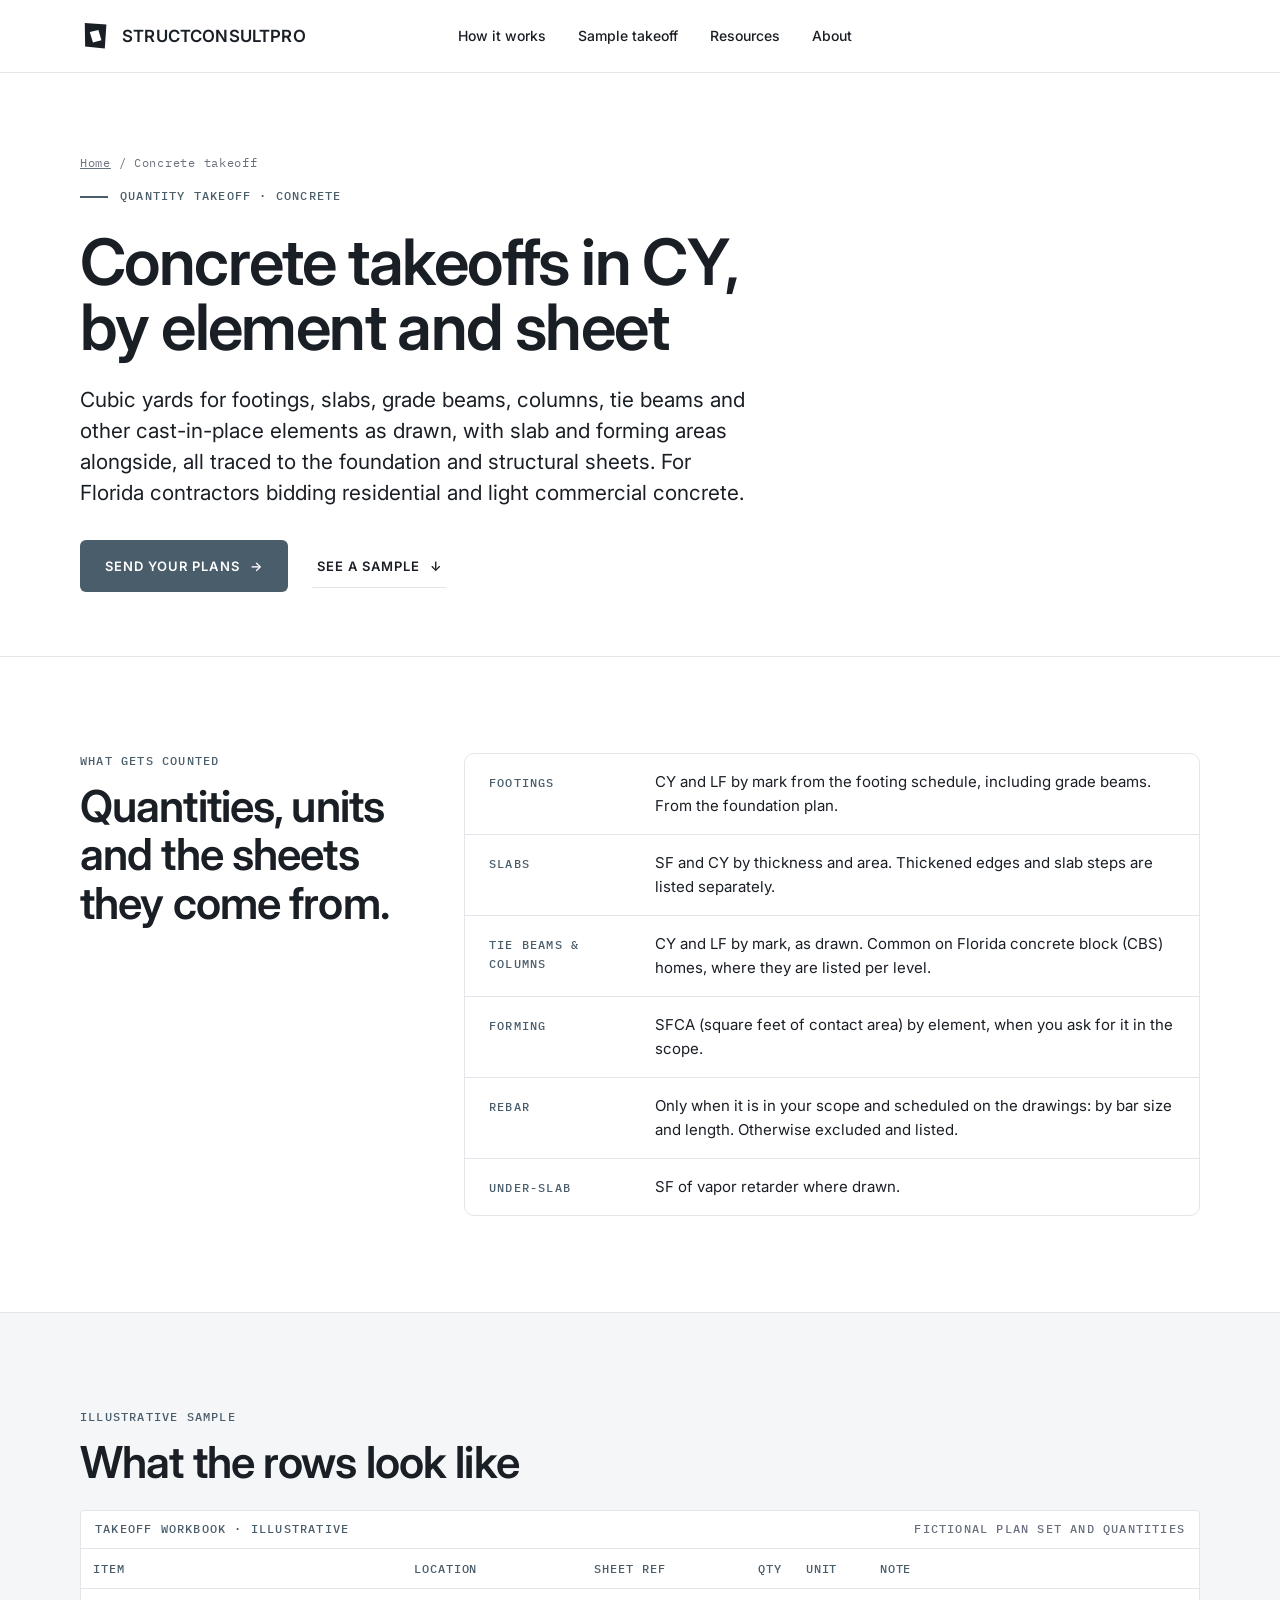
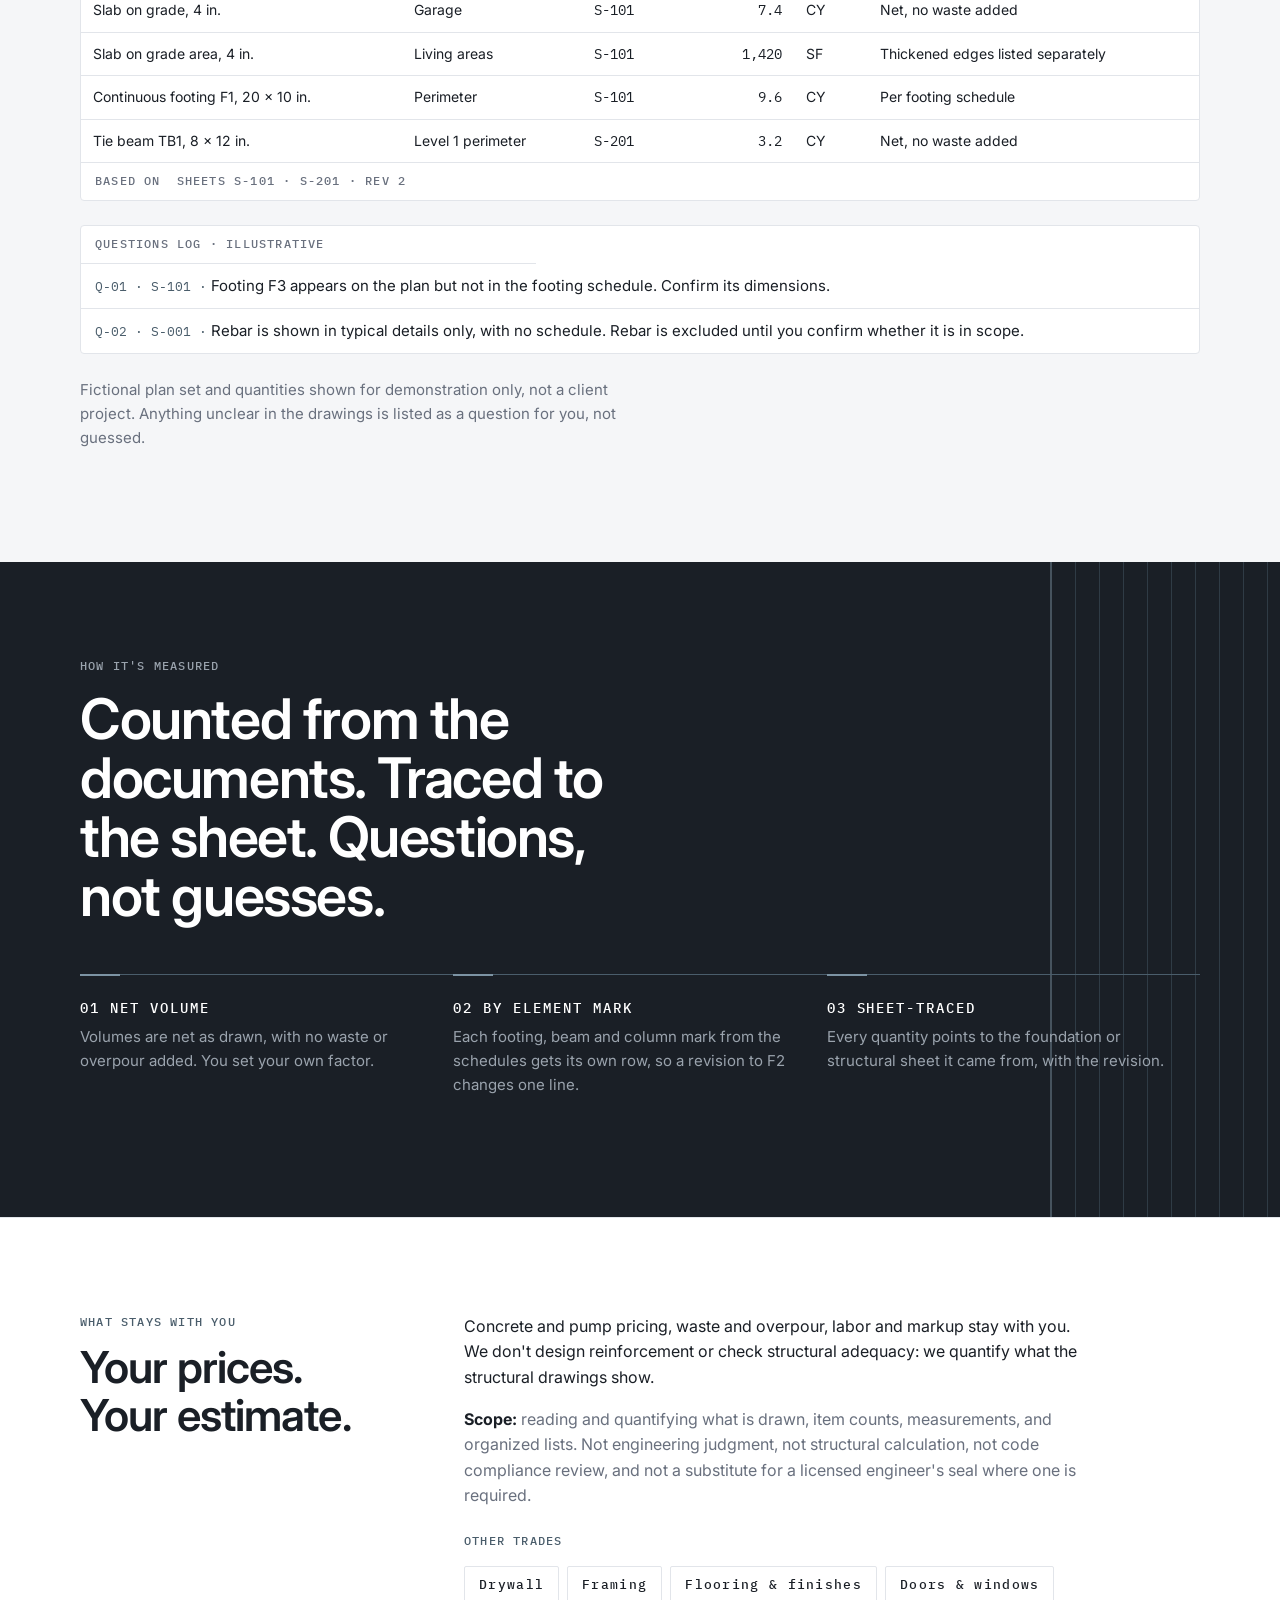
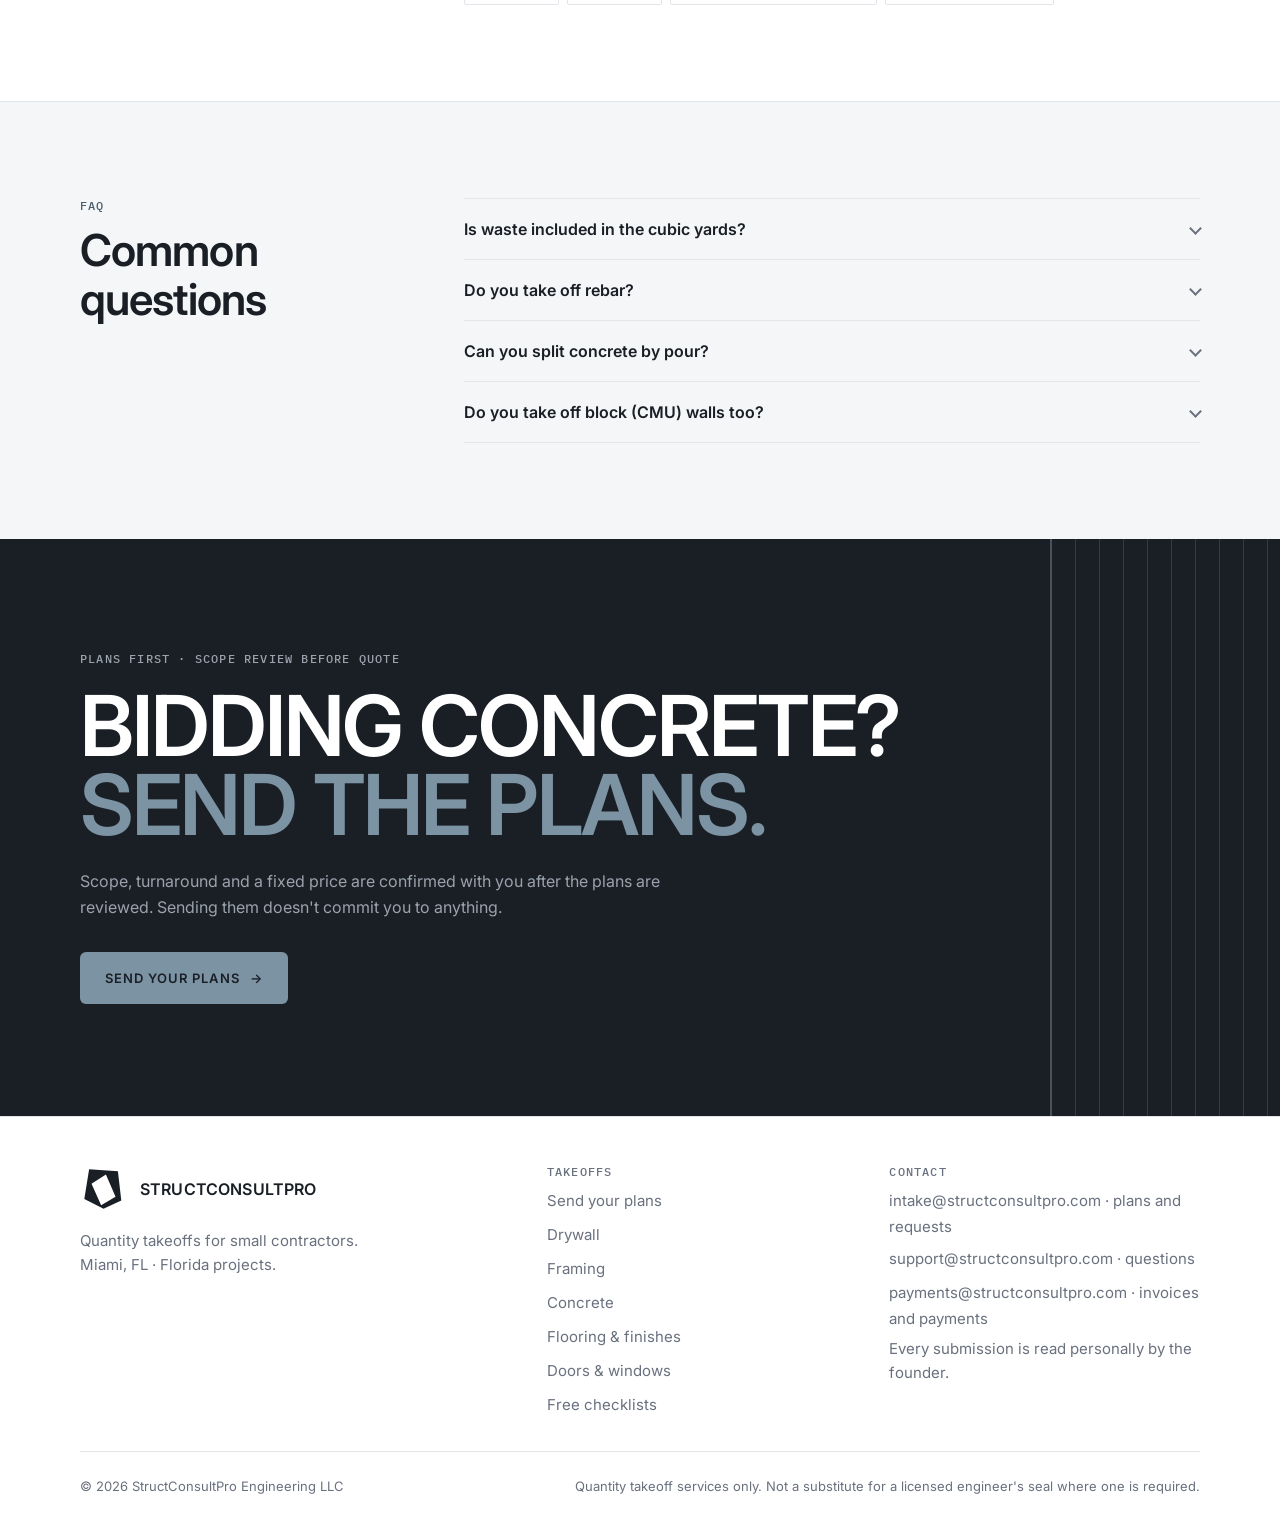
<file: concrete-takeoff.html>
<!doctype html>
<html lang="en">
<head>
<meta charset="utf-8">
<title>Concrete Takeoff Services in Florida | StructConsultPro</title>
<meta name="viewport" content="width=device-width, initial-scale=1">
<meta name="description" content="Concrete takeoffs in cubic yards by element and sheet: footings, slabs, tie beams and columns as drawn, net with no waste. For Florida contractors.">
<link rel="icon" type="image/svg+xml" href="/assets/BRAND_Favicon.svg">
<link rel="apple-touch-icon" href="/assets/apple-touch-icon.png">
<meta name="robots" content="index, follow">
<meta name="theme-color" content="#1A1F26">
<meta property="og:type" content="website">
<meta property="og:site_name" content="StructConsultPro">
<meta property="og:title" content="Concrete Takeoff Services in Florida | StructConsultPro">
<meta property="og:description" content="Concrete quantity takeoffs in cubic yards by element and sheet: footings, slabs, tie beams and columns as drawn, net with no waste added. For Florida contractors.">
<meta property="og:locale" content="en_US">
<meta property="og:url" content="https://structconsultpro.com/concrete-takeoff">
<link rel="canonical" href="https://structconsultpro.com/concrete-takeoff">
<meta property="og:image" content="https://structconsultpro.com/assets/og-image.png">
<meta property="og:image:width" content="1200">
<meta property="og:image:height" content="630">
<meta property="og:image:alt" content="StructConsultPro: Turn plans into quantities. Illustrative sample plan and takeoff rows.">
<meta name="twitter:card" content="summary_large_image">
<meta name="twitter:image" content="https://structconsultpro.com/assets/og-image.png">
<script type="application/ld+json">
{
  "@context": "https://schema.org",
  "@type": "Service",
  "name": "Concrete quantity takeoff",
  "serviceType": "Quantity takeoff",
  "description": "Concrete quantity takeoffs in cubic yards by element and sheet: footings, slabs, tie beams and columns as drawn, net with no waste added. For Florida contractors.",
  "provider": {
    "@type": "ProfessionalService",
    "name": "StructConsultPro",
    "url": "https://structconsultpro.com/"
  },
  "areaServed": {
    "@type": "State",
    "name": "Florida"
  },
  "url": "https://structconsultpro.com/concrete-takeoff"
}
</script>
<script type="application/ld+json">
{
  "@context": "https://schema.org",
  "@type": "FAQPage",
  "mainEntity": [
    {
      "@type": "Question",
      "name": "Is waste included in the cubic yards?",
      "acceptedAnswer": {
        "@type": "Answer",
        "text": "No. Volumes are net as drawn so you can apply your own waste and overpour factor. Each row says so in the note column."
      }
    },
    {
      "@type": "Question",
      "name": "Do you take off rebar?",
      "acceptedAnswer": {
        "@type": "Answer",
        "text": "When it is in your scope and the drawings schedule it, by bar size and total length. When reinforcement only appears in typical details, it goes on the questions list instead of being estimated."
      }
    },
    {
      "@type": "Question",
      "name": "Can you split concrete by pour?",
      "acceptedAnswer": {
        "@type": "Answer",
        "text": "If you tell us how you plan the pours, for example footings, then slab, then tie beams, the rows can be grouped that way. Otherwise they are grouped by element and level."
      }
    },
    {
      "@type": "Question",
      "name": "Do you take off block (CMU) walls too?",
      "acceptedAnswer": {
        "@type": "Answer",
        "text": "Ask for it in your scope. Whether it can be included is confirmed after the plans are reviewed, before any work starts."
      }
    }
  ]
}
</script>
<script type="application/ld+json">
{
  "@context": "https://schema.org",
  "@type": "BreadcrumbList",
  "itemListElement": [
    {
      "@type": "ListItem",
      "position": 1,
      "name": "Home",
      "item": "https://structconsultpro.com/"
    },
    {
      "@type": "ListItem",
      "position": 2,
      "name": "Concrete takeoff",
      "item": "https://structconsultpro.com/concrete-takeoff"
    }
  ]
}
</script>
<link rel="stylesheet" href="/assets/site.css?v=20261123f">
<link rel="preconnect" href="https://fonts.googleapis.com">
<link rel="preconnect" href="https://fonts.gstatic.com" crossorigin>
<link href="https://fonts.googleapis.com/css2?family=Inter:wght@400;500;600&family=IBM+Plex+Mono:wght@400;500&display=swap" rel="stylesheet">
</head>
<body>

<a class="skip-link" href="#main">Skip to main content</a>
<header>
  <div class="wrap nav">
    <a class="wordmark" href="/"><img class="mark mark-light" src="/assets/BRAND_Compact_Flat_Black.svg" width="32" height="32" alt=""><img class="mark mark-dark" src="/assets/BRAND_Compact_Flat_White.svg" width="32" height="32" alt="">STRUCTCONSULTPRO</a>
    <nav class="links" aria-label="Site">
      <ul>
        <li><a href="/#how">How it works</a></li>
        <li><a href="/#takeoff">Sample takeoff</a></li>
        <li><a href="/resources">Resources</a></li>
        <li><a href="/#about">About</a></li>
      </ul>
    </nav>
    <div class="nav-actions">
      <details class="nav-toggle">
        <summary aria-label="Open site menu">Menu</summary>
        <ul>
          <li><a href="/#how">How it works</a></li>
          <li><a href="/#takeoff">Sample takeoff</a></li>
          <li><a href="/drywall-takeoff">Drywall takeoff</a></li>
          <li><a href="/framing-takeoff">Framing takeoff</a></li>
          <li><a href="/concrete-takeoff">Concrete takeoff</a></li>
          <li><a href="/flooring-takeoff">Flooring &amp; finishes takeoff</a></li>
          <li><a href="/door-window-takeoff">Doors &amp; windows takeoff</a></li>
          <li><a href="/resources">Resources</a></li>
          <li><a href="/#about">About</a></li>
          <li><a href="/send-your-plans?trade=concrete">Send your plans</a></li>
        </ul>
      </details>
      <a class="btn btn-primary btn-sm" href="/send-your-plans?trade=concrete">Send your plans <span class="arrow" aria-hidden="true">→</span></a>
    </div>
  </div>
</header>

<main id="main">

  <section class="page-hero" data-cta>
    <div class="wrap">
      <p class="crumbs"><a href="/">Home</a> / Concrete takeoff</p>
      <p class="label eyebrow">Quantity takeoff · Concrete</p>
      <h1>Concrete takeoffs in CY, by element and sheet</h1>
      <p class="lead">Cubic yards for footings, slabs, grade beams, columns, tie beams and other cast-in-place elements as drawn, with slab and forming areas alongside, all traced to the foundation and structural sheets. For Florida contractors bidding residential and light commercial concrete.</p>
      <div class="hero-actions">
        <a class="btn btn-primary" href="/send-your-plans?trade=concrete">Send your plans <span class="arrow" aria-hidden="true">→</span></a>
        <a class="btn btn-text" href="#sample">See a sample <span aria-hidden="true">↓</span></a>
      </div>
    </div>
  </section>

  <section aria-labelledby="counted-title">
    <div class="wrap grid">
      <div class="c-4">
        <p class="label">What gets counted</p>
        <h2 id="counted-title">Quantities, units and the sheets they come from.</h2>
      </div>
      <dl class="schedule c-8">
          <div class="schedule-row"><dt>Footings</dt><dd>CY and LF by mark from the footing schedule, including grade beams. From the foundation plan.</dd></div>
          <div class="schedule-row"><dt>Slabs</dt><dd>SF and CY by thickness and area. Thickened edges and slab steps are listed separately.</dd></div>
          <div class="schedule-row"><dt>Tie beams &amp; columns</dt><dd>CY and LF by mark, as drawn. Common on Florida concrete block (CBS) homes, where they are listed per level.</dd></div>
          <div class="schedule-row"><dt>Forming</dt><dd>SFCA (square feet of contact area) by element, when you ask for it in the scope.</dd></div>
          <div class="schedule-row"><dt>Rebar</dt><dd>Only when it is in your scope and scheduled on the drawings: by bar size and length. Otherwise excluded and listed.</dd></div>
          <div class="schedule-row"><dt>Under-slab</dt><dd>SF of vapor retarder where drawn.</dd></div>
      </dl>
    </div>
  </section>

  <section class="surface" id="sample" aria-labelledby="sample-title">
    <div class="wrap">
      <p class="label">Illustrative sample</p>
      <h2 id="sample-title">What the rows look like</h2>
      <div class="workbook" style="margin-top:var(--sp-3)">
        <div class="wb-bar"><span class="label">Takeoff workbook · illustrative</span><span class="label">Fictional plan set and quantities</span></div>
        <div class="table-scroll" role="region" aria-label="Illustrative concrete takeoff rows, fictional quantities" tabindex="0">
          <table class="wb-table">
            <thead>
              <tr class="hd"><th scope="col">Item</th><th scope="col">Location</th><th scope="col">Sheet ref</th><th scope="col" class="num">Qty</th><th scope="col">Unit</th><th scope="col">Note</th></tr>
            </thead>
            <tbody>
              <tr><td>Slab on grade, 4 in.</td><td>Garage</td><td class="ref">S-101</td><td class="num">7.4</td><td>CY</td><td>Net, no waste added</td></tr>
              <tr><td>Slab on grade area, 4 in.</td><td>Living areas</td><td class="ref">S-101</td><td class="num">1,420</td><td>SF</td><td>Thickened edges listed separately</td></tr>
              <tr><td>Continuous footing F1, 20 x 10 in.</td><td>Perimeter</td><td class="ref">S-101</td><td class="num">9.6</td><td>CY</td><td>Per footing schedule</td></tr>
              <tr><td>Tie beam TB1, 8 x 12 in.</td><td>Level 1 perimeter</td><td class="ref">S-201</td><td class="num">3.2</td><td>CY</td><td>Net, no waste added</td></tr>
            </tbody>
          </table>
        </div>
        <div class="wb-basis"><span class="label">Based on</span><span class="label">Sheets S-101 · S-201 · Rev 2</span></div>
      </div>
      <p class="label scroll-hint">Swipe the table sideways to see every column</p>
      <div class="qlog">
        <p class="label">Questions log · illustrative</p>
        <ul>
          <li><span class="q-ref">Q-01 · S-101 ·</span> Footing F3 appears on the plan but not in the footing schedule. Confirm its dimensions.</li>
          <li><span class="q-ref">Q-02 · S-001 ·</span> Rebar is shown in typical details only, with no schedule. Rebar is excluded until you confirm whether it is in scope.</li>
        </ul>
      </div>
      <p class="sample-note">Fictional plan set and quantities shown for demonstration only, not a client project. Anything unclear in the drawings is listed as a question for you, not guessed.</p>
    </div>
  </section>

  <section class="mass" aria-labelledby="method-title">
    <div class="seam-band" aria-hidden="true"></div>
    <div class="wrap">
      <p class="label">How it's measured</p>
      <h2 class="ci-statement" id="method-title">Counted from the documents. Traced to the sheet. Questions, not guesses.</h2>
      <ol class="rule-grid cols-3" style="margin-top:var(--sp-5)">
        <li class="principle"><h3>01 Net volume</h3><p>Volumes are net as drawn, with no waste or overpour added. You set your own factor.</p></li>
        <li class="principle"><h3>02 By element mark</h3><p>Each footing, beam and column mark from the schedules gets its own row, so a revision to F2 changes one line.</p></li>
        <li class="principle"><h3>03 Sheet-traced</h3><p>Every quantity points to the foundation or structural sheet it came from, with the revision.</p></li>
      </ol>
    </div>
  </section>

  <section class="stays" aria-labelledby="stays-title">
    <div class="wrap grid">
      <div class="c-4">
        <p class="label">What stays with you</p>
        <h2 id="stays-title">Your prices. Your estimate.</h2>
      </div>
      <div class="c-8">
        <p>Concrete and pump pricing, waste and overpour, labor and markup stay with you. We don&#x27;t design reinforcement or check structural adequacy: we quantify what the structural drawings show.</p>
        <p class="scope-lead muted"><strong style="color:var(--text)">Scope:</strong> reading and quantifying what is drawn, item counts, measurements, and organized lists. Not engineering judgment, not structural calculation, not code compliance review, and not a substitute for a licensed engineer's seal where one is required.</p>
        <p class="label" style="margin-top:var(--sp-3)">Other trades</p>
        <ul class="related">
        <li class="trade-tag"><a href="/drywall-takeoff">Drywall</a></li>
        <li class="trade-tag"><a href="/framing-takeoff">Framing</a></li>
        <li class="trade-tag"><a href="/flooring-takeoff">Flooring &amp; finishes</a></li>
        <li class="trade-tag"><a href="/door-window-takeoff">Doors &amp; windows</a></li>
        </ul>
      </div>
    </div>
  </section>

  <section class="surface" id="faq" aria-labelledby="faq-title">
    <div class="wrap grid">
      <div class="c-4">
        <p class="label">FAQ</p>
        <h2 id="faq-title">Common questions</h2>
      </div>
      <div class="c-8 faq-list">
        <div class="faq-item">
          <h3><button class="faq-q" aria-expanded="false" aria-controls="concrete-takeoff-a-1" id="concrete-takeoff-q-1"><span>Is waste included in the cubic yards?</span><span class="chevron" aria-hidden="true"></span></button></h3>
          <div class="faq-a" id="concrete-takeoff-a-1" role="region" aria-labelledby="concrete-takeoff-q-1"><div class="a-inner"><p>No. Volumes are net as drawn so you can apply your own waste and overpour factor. Each row says so in the note column.</p></div></div>
        </div>
        <div class="faq-item">
          <h3><button class="faq-q" aria-expanded="false" aria-controls="concrete-takeoff-a-2" id="concrete-takeoff-q-2"><span>Do you take off rebar?</span><span class="chevron" aria-hidden="true"></span></button></h3>
          <div class="faq-a" id="concrete-takeoff-a-2" role="region" aria-labelledby="concrete-takeoff-q-2"><div class="a-inner"><p>When it is in your scope and the drawings schedule it, by bar size and total length. When reinforcement only appears in typical details, it goes on the questions list instead of being estimated.</p></div></div>
        </div>
        <div class="faq-item">
          <h3><button class="faq-q" aria-expanded="false" aria-controls="concrete-takeoff-a-3" id="concrete-takeoff-q-3"><span>Can you split concrete by pour?</span><span class="chevron" aria-hidden="true"></span></button></h3>
          <div class="faq-a" id="concrete-takeoff-a-3" role="region" aria-labelledby="concrete-takeoff-q-3"><div class="a-inner"><p>If you tell us how you plan the pours, for example footings, then slab, then tie beams, the rows can be grouped that way. Otherwise they are grouped by element and level.</p></div></div>
        </div>
        <div class="faq-item">
          <h3><button class="faq-q" aria-expanded="false" aria-controls="concrete-takeoff-a-4" id="concrete-takeoff-q-4"><span>Do you take off block (CMU) walls too?</span><span class="chevron" aria-hidden="true"></span></button></h3>
          <div class="faq-a" id="concrete-takeoff-a-4" role="region" aria-labelledby="concrete-takeoff-q-4"><div class="a-inner"><p>Ask for it in your scope. Whether it can be included is confirmed after the plans are reviewed, before any work starts.</p></div></div>
        </div>
      </div>
    </div>
  </section>

  <section class="mass final" data-cta aria-labelledby="final-title">
    <div class="seam-band" aria-hidden="true"></div>
    <div class="wrap">
      <p class="label">Plans first · Scope review before quote</p>
      <h2 class="display" id="final-title"><span>Bidding concrete?</span> <span class="seam">Send the plans.</span></h2>
      <p style="color:var(--mass-muted);margin-top:var(--sp-3)">Scope, turnaround and a fixed price are confirmed with you after the plans are reviewed. Sending them doesn't commit you to anything.</p>
      <div class="hero-actions">
        <a class="btn btn-primary" href="/send-your-plans?trade=concrete">Send your plans <span class="arrow" aria-hidden="true">→</span></a>
      </div>
    </div>
  </section>
</main>
<div class="sticky-cta" id="sticky-cta">
  <a class="btn btn-primary" href="/send-your-plans?trade=concrete">Send your plans <span class="arrow" aria-hidden="true">→</span></a>
</div>

<footer>
  <div class="wrap">
    <div class="foot-grid">
      <div>
        <span class="foot-wordmark"><img class="mark mark-light" src="/assets/BRAND_Primary_Flat_Black.svg" width="48" height="48" alt=""><img class="mark mark-dark" src="/assets/BRAND_Primary_Flat_White.svg" width="48" height="48" alt="">STRUCTCONSULTPRO</span>
        <p style="margin:0">Quantity takeoffs for small contractors.<br>Miami, FL · Florida projects.</p>
      </div>
      <div>
        <h2>Takeoffs</h2>
        <ul>
          <li><a href="/send-your-plans">Send your plans</a></li>
          <li><a href="/drywall-takeoff">Drywall</a></li>
          <li><a href="/framing-takeoff">Framing</a></li>
          <li><a href="/concrete-takeoff">Concrete</a></li>
          <li><a href="/flooring-takeoff">Flooring &amp; finishes</a></li>
          <li><a href="/door-window-takeoff">Doors &amp; windows</a></li>
          <li><a href="/resources">Free checklists</a></li>
        </ul>
      </div>
      <div>
        <h2>Contact</h2>
        <ul>
          <li><a href="mailto:intake@structconsultpro.com">intake@structconsultpro.com</a> · plans and requests</li>
          <li><a href="mailto:support@structconsultpro.com">support@structconsultpro.com</a> · questions</li>
          <li><a href="mailto:payments@structconsultpro.com">payments@structconsultpro.com</a> · invoices and payments</li>
          <li>Every submission is read personally by the founder.</li>
        </ul>
      </div>
    </div>
    <div class="foot-bottom">
      <span>&copy; 2026 StructConsultPro Engineering LLC</span>
      <span>Quantity takeoff services only. Not a substitute for a licensed engineer's seal where one is required.</span>
    </div>
  </div>
</footer>

<script src="/assets/site.js?v=20261123f"></script>
</body>
</html>
</file>
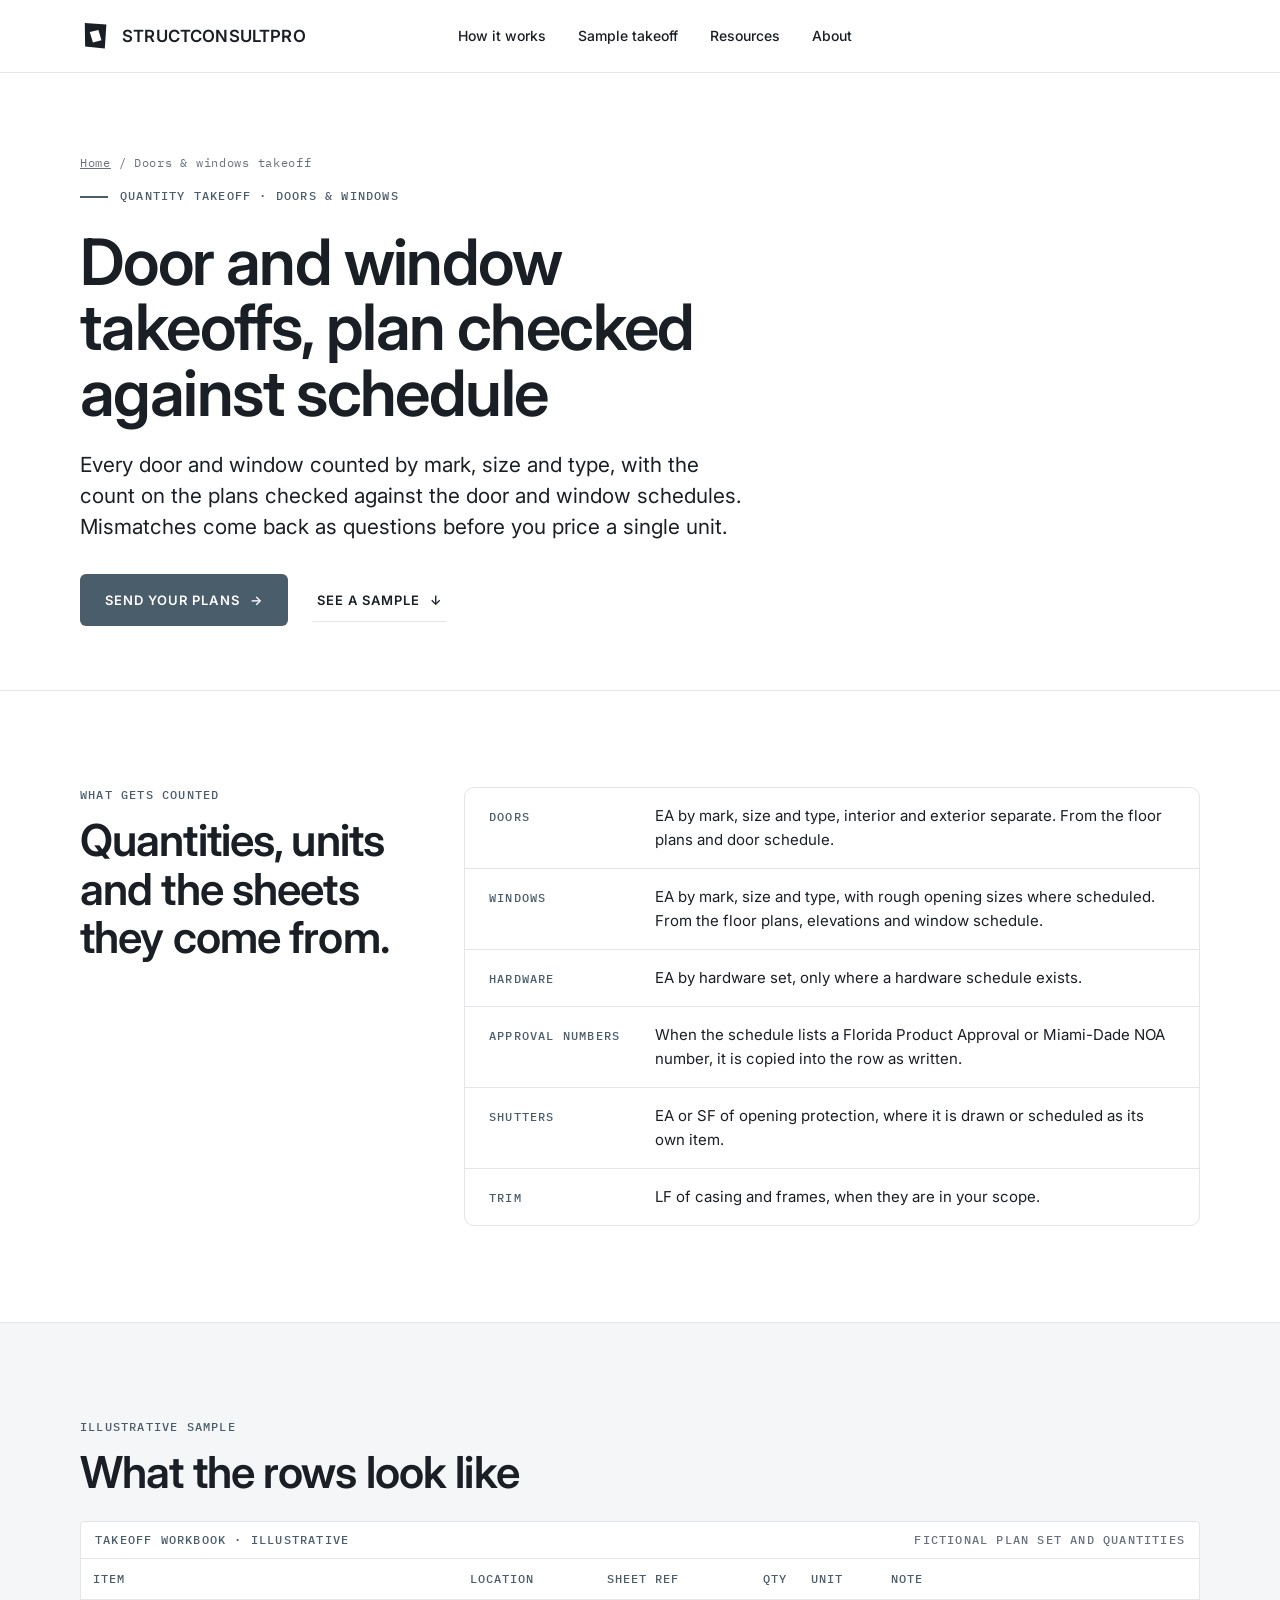
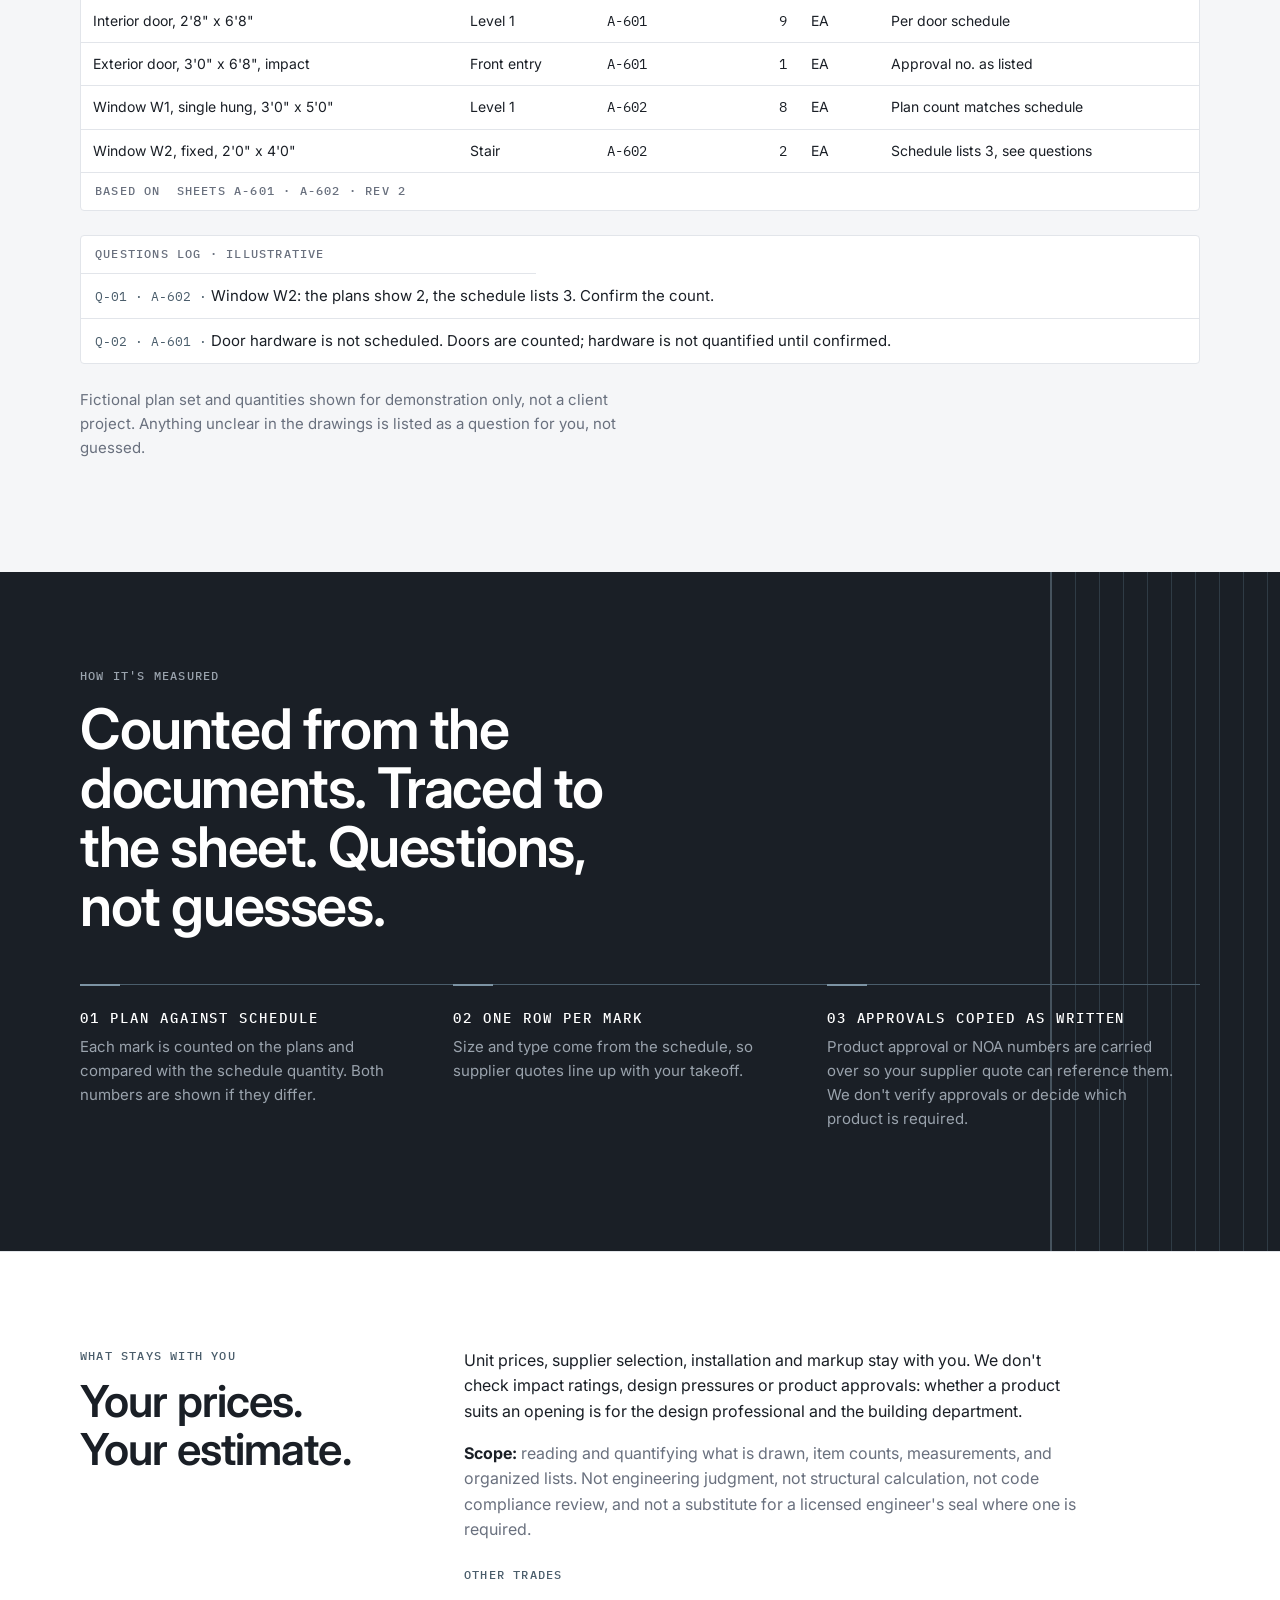
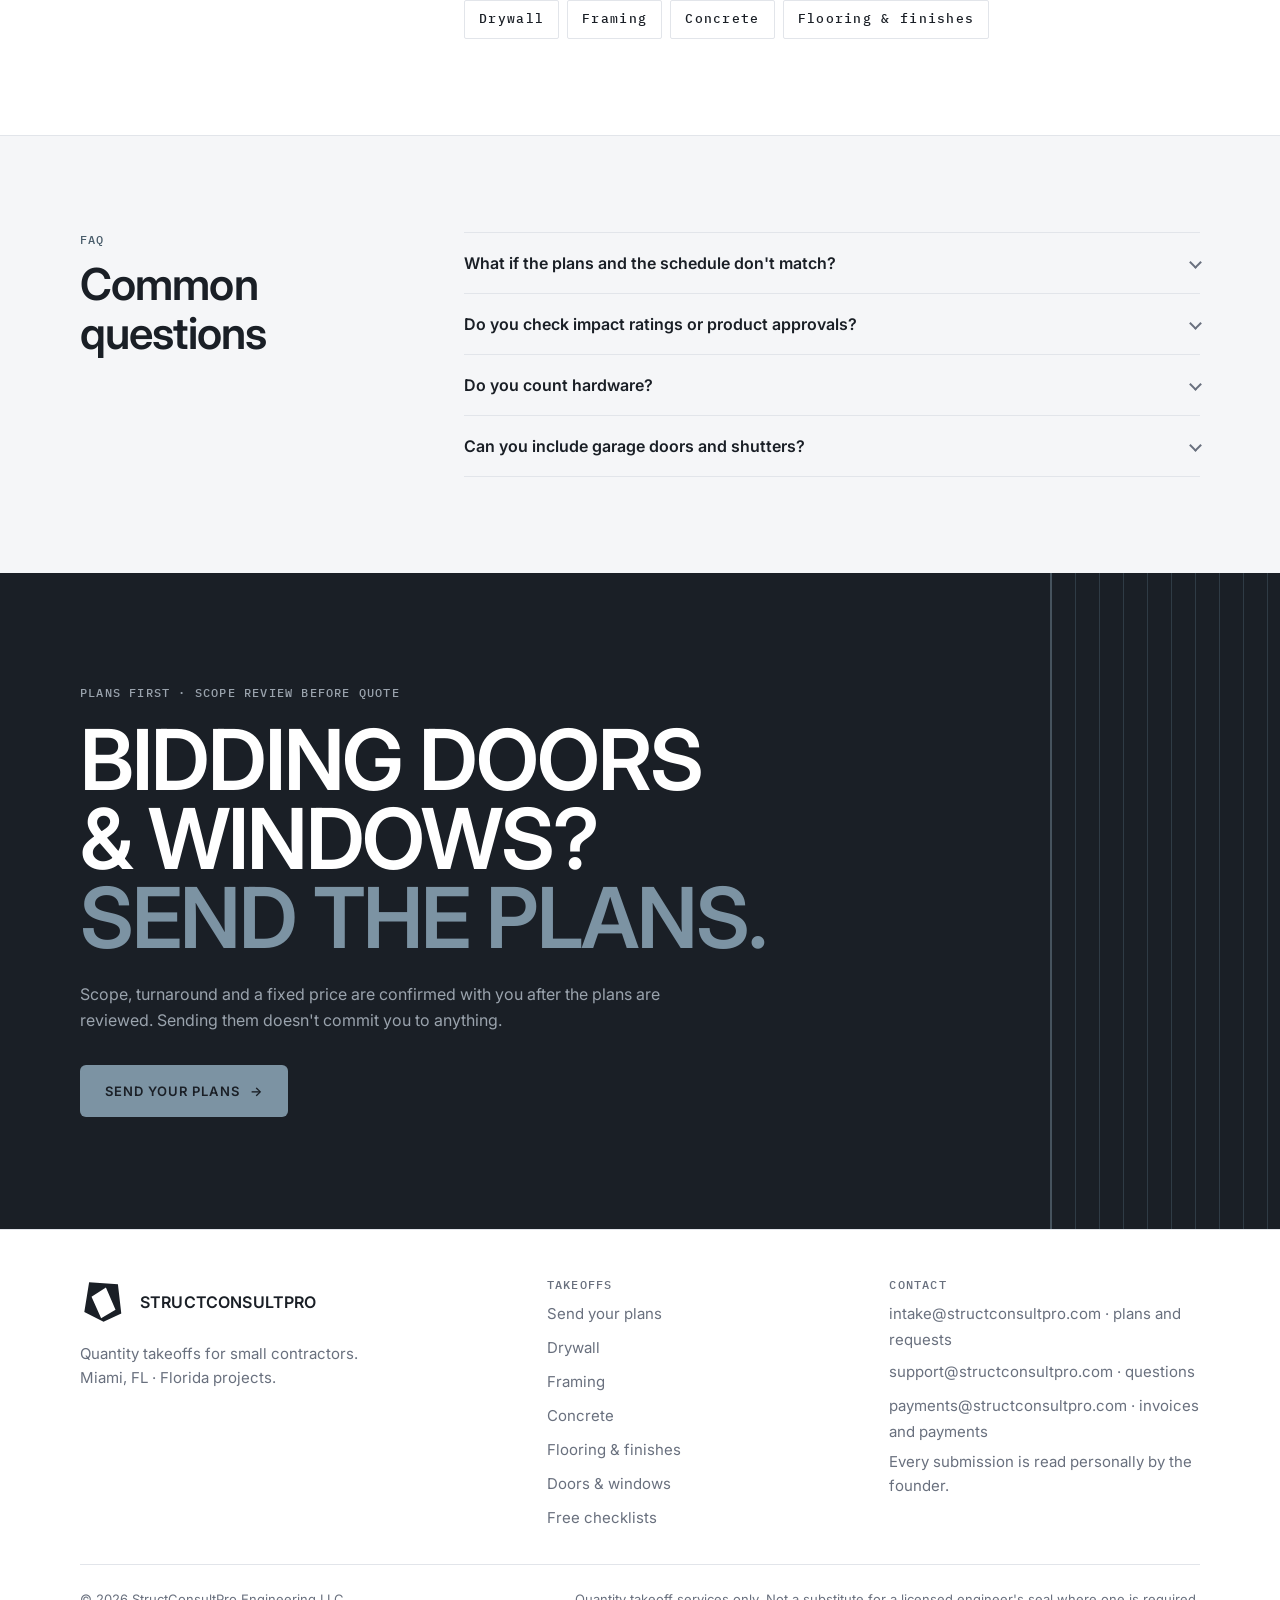
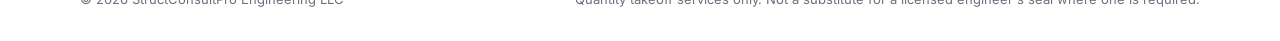
<file: door-window-takeoff.html>
<!doctype html>
<html lang="en">
<head>
<meta charset="utf-8">
<title>Door &amp; Window Takeoff Services in Florida | StructConsultPro</title>
<meta name="viewport" content="width=device-width, initial-scale=1">
<meta name="description" content="Door and window takeoffs: every unit counted by mark, size and type, plan count checked against the schedules, mismatches flagged. For Florida contractors.">
<link rel="icon" type="image/svg+xml" href="/assets/BRAND_Favicon.svg">
<link rel="apple-touch-icon" href="/assets/apple-touch-icon.png">
<meta name="robots" content="index, follow">
<meta name="theme-color" content="#1A1F26">
<meta property="og:type" content="website">
<meta property="og:site_name" content="StructConsultPro">
<meta property="og:title" content="Door &amp; Window Takeoff Services in Florida | StructConsultPro">
<meta property="og:description" content="Door and window takeoffs: every unit counted by mark, size and type, with the plan count checked against the schedules and mismatches flagged. For Florida contractors.">
<meta property="og:locale" content="en_US">
<meta property="og:url" content="https://structconsultpro.com/door-window-takeoff">
<link rel="canonical" href="https://structconsultpro.com/door-window-takeoff">
<meta property="og:image" content="https://structconsultpro.com/assets/og-image.png">
<meta property="og:image:width" content="1200">
<meta property="og:image:height" content="630">
<meta property="og:image:alt" content="StructConsultPro: Turn plans into quantities. Illustrative sample plan and takeoff rows.">
<meta name="twitter:card" content="summary_large_image">
<meta name="twitter:image" content="https://structconsultpro.com/assets/og-image.png">
<script type="application/ld+json">
{
  "@context": "https://schema.org",
  "@type": "Service",
  "name": "Door and window quantity takeoff",
  "serviceType": "Quantity takeoff",
  "description": "Door and window takeoffs: every unit counted by mark, size and type, with the plan count checked against the schedules and mismatches flagged. For Florida contractors.",
  "provider": {
    "@type": "ProfessionalService",
    "name": "StructConsultPro",
    "url": "https://structconsultpro.com/"
  },
  "areaServed": {
    "@type": "State",
    "name": "Florida"
  },
  "url": "https://structconsultpro.com/door-window-takeoff"
}
</script>
<script type="application/ld+json">
{
  "@context": "https://schema.org",
  "@type": "FAQPage",
  "mainEntity": [
    {
      "@type": "Question",
      "name": "What if the plans and the schedule don't match?",
      "acceptedAnswer": {
        "@type": "Answer",
        "text": "Both counts are shown and the difference goes on the questions list. You decide which governs, or ask the architect, before the count is final."
      }
    },
    {
      "@type": "Question",
      "name": "Do you check impact ratings or product approvals?",
      "acceptedAnswer": {
        "@type": "Answer",
        "text": "No. If the schedule lists a product approval or NOA number, it is copied as written. Whether a product meets the requirements for an opening is for the design professional and the building department."
      }
    },
    {
      "@type": "Question",
      "name": "Do you count hardware?",
      "acceptedAnswer": {
        "@type": "Answer",
        "text": "Only where a hardware schedule assigns sets. Without one, doors are counted and hardware is listed as excluded."
      }
    },
    {
      "@type": "Question",
      "name": "Can you include garage doors and shutters?",
      "acceptedAnswer": {
        "@type": "Answer",
        "text": "Yes, if they are drawn or scheduled and in your scope, each as its own row."
      }
    }
  ]
}
</script>
<script type="application/ld+json">
{
  "@context": "https://schema.org",
  "@type": "BreadcrumbList",
  "itemListElement": [
    {
      "@type": "ListItem",
      "position": 1,
      "name": "Home",
      "item": "https://structconsultpro.com/"
    },
    {
      "@type": "ListItem",
      "position": 2,
      "name": "Doors & windows takeoff",
      "item": "https://structconsultpro.com/door-window-takeoff"
    }
  ]
}
</script>
<link rel="stylesheet" href="/assets/site.css?v=20261123f">
<link rel="preconnect" href="https://fonts.googleapis.com">
<link rel="preconnect" href="https://fonts.gstatic.com" crossorigin>
<link href="https://fonts.googleapis.com/css2?family=Inter:wght@400;500;600&family=IBM+Plex+Mono:wght@400;500&display=swap" rel="stylesheet">
</head>
<body>

<a class="skip-link" href="#main">Skip to main content</a>
<header>
  <div class="wrap nav">
    <a class="wordmark" href="/"><img class="mark mark-light" src="/assets/BRAND_Compact_Flat_Black.svg" width="32" height="32" alt=""><img class="mark mark-dark" src="/assets/BRAND_Compact_Flat_White.svg" width="32" height="32" alt="">STRUCTCONSULTPRO</a>
    <nav class="links" aria-label="Site">
      <ul>
        <li><a href="/#how">How it works</a></li>
        <li><a href="/#takeoff">Sample takeoff</a></li>
        <li><a href="/resources">Resources</a></li>
        <li><a href="/#about">About</a></li>
      </ul>
    </nav>
    <div class="nav-actions">
      <details class="nav-toggle">
        <summary aria-label="Open site menu">Menu</summary>
        <ul>
          <li><a href="/#how">How it works</a></li>
          <li><a href="/#takeoff">Sample takeoff</a></li>
          <li><a href="/drywall-takeoff">Drywall takeoff</a></li>
          <li><a href="/framing-takeoff">Framing takeoff</a></li>
          <li><a href="/concrete-takeoff">Concrete takeoff</a></li>
          <li><a href="/flooring-takeoff">Flooring &amp; finishes takeoff</a></li>
          <li><a href="/door-window-takeoff">Doors &amp; windows takeoff</a></li>
          <li><a href="/resources">Resources</a></li>
          <li><a href="/#about">About</a></li>
          <li><a href="/send-your-plans?trade=door-window">Send your plans</a></li>
        </ul>
      </details>
      <a class="btn btn-primary btn-sm" href="/send-your-plans?trade=door-window">Send your plans <span class="arrow" aria-hidden="true">→</span></a>
    </div>
  </div>
</header>

<main id="main">

  <section class="page-hero" data-cta>
    <div class="wrap">
      <p class="crumbs"><a href="/">Home</a> / Doors &amp; windows takeoff</p>
      <p class="label eyebrow">Quantity takeoff · Doors &amp; windows</p>
      <h1>Door and window takeoffs, plan checked against schedule</h1>
      <p class="lead">Every door and window counted by mark, size and type, with the count on the plans checked against the door and window schedules. Mismatches come back as questions before you price a single unit.</p>
      <div class="hero-actions">
        <a class="btn btn-primary" href="/send-your-plans?trade=door-window">Send your plans <span class="arrow" aria-hidden="true">→</span></a>
        <a class="btn btn-text" href="#sample">See a sample <span aria-hidden="true">↓</span></a>
      </div>
    </div>
  </section>

  <section aria-labelledby="counted-title">
    <div class="wrap grid">
      <div class="c-4">
        <p class="label">What gets counted</p>
        <h2 id="counted-title">Quantities, units and the sheets they come from.</h2>
      </div>
      <dl class="schedule c-8">
          <div class="schedule-row"><dt>Doors</dt><dd>EA by mark, size and type, interior and exterior separate. From the floor plans and door schedule.</dd></div>
          <div class="schedule-row"><dt>Windows</dt><dd>EA by mark, size and type, with rough opening sizes where scheduled. From the floor plans, elevations and window schedule.</dd></div>
          <div class="schedule-row"><dt>Hardware</dt><dd>EA by hardware set, only where a hardware schedule exists.</dd></div>
          <div class="schedule-row"><dt>Approval numbers</dt><dd>When the schedule lists a Florida Product Approval or Miami-Dade NOA number, it is copied into the row as written.</dd></div>
          <div class="schedule-row"><dt>Shutters</dt><dd>EA or SF of opening protection, where it is drawn or scheduled as its own item.</dd></div>
          <div class="schedule-row"><dt>Trim</dt><dd>LF of casing and frames, when they are in your scope.</dd></div>
      </dl>
    </div>
  </section>

  <section class="surface" id="sample" aria-labelledby="sample-title">
    <div class="wrap">
      <p class="label">Illustrative sample</p>
      <h2 id="sample-title">What the rows look like</h2>
      <div class="workbook" style="margin-top:var(--sp-3)">
        <div class="wb-bar"><span class="label">Takeoff workbook · illustrative</span><span class="label">Fictional plan set and quantities</span></div>
        <div class="table-scroll" role="region" aria-label="Illustrative doors &amp; windows takeoff rows, fictional quantities" tabindex="0">
          <table class="wb-table">
            <thead>
              <tr class="hd"><th scope="col">Item</th><th scope="col">Location</th><th scope="col">Sheet ref</th><th scope="col" class="num">Qty</th><th scope="col">Unit</th><th scope="col">Note</th></tr>
            </thead>
            <tbody>
              <tr><td>Interior door, 2&#x27;8&quot; x 6&#x27;8&quot;</td><td>Level 1</td><td class="ref">A-601</td><td class="num">9</td><td>EA</td><td>Per door schedule</td></tr>
              <tr><td>Exterior door, 3&#x27;0&quot; x 6&#x27;8&quot;, impact</td><td>Front entry</td><td class="ref">A-601</td><td class="num">1</td><td>EA</td><td>Approval no. as listed</td></tr>
              <tr><td>Window W1, single hung, 3&#x27;0&quot; x 5&#x27;0&quot;</td><td>Level 1</td><td class="ref">A-602</td><td class="num">8</td><td>EA</td><td>Plan count matches schedule</td></tr>
              <tr><td>Window W2, fixed, 2&#x27;0&quot; x 4&#x27;0&quot;</td><td>Stair</td><td class="ref">A-602</td><td class="num">2</td><td>EA</td><td>Schedule lists 3, see questions</td></tr>
            </tbody>
          </table>
        </div>
        <div class="wb-basis"><span class="label">Based on</span><span class="label">Sheets A-601 · A-602 · Rev 2</span></div>
      </div>
      <p class="label scroll-hint">Swipe the table sideways to see every column</p>
      <div class="qlog">
        <p class="label">Questions log · illustrative</p>
        <ul>
          <li><span class="q-ref">Q-01 · A-602 ·</span> Window W2: the plans show 2, the schedule lists 3. Confirm the count.</li>
          <li><span class="q-ref">Q-02 · A-601 ·</span> Door hardware is not scheduled. Doors are counted; hardware is not quantified until confirmed.</li>
        </ul>
      </div>
      <p class="sample-note">Fictional plan set and quantities shown for demonstration only, not a client project. Anything unclear in the drawings is listed as a question for you, not guessed.</p>
    </div>
  </section>

  <section class="mass" aria-labelledby="method-title">
    <div class="seam-band" aria-hidden="true"></div>
    <div class="wrap">
      <p class="label">How it's measured</p>
      <h2 class="ci-statement" id="method-title">Counted from the documents. Traced to the sheet. Questions, not guesses.</h2>
      <ol class="rule-grid cols-3" style="margin-top:var(--sp-5)">
        <li class="principle"><h3>01 Plan against schedule</h3><p>Each mark is counted on the plans and compared with the schedule quantity. Both numbers are shown if they differ.</p></li>
        <li class="principle"><h3>02 One row per mark</h3><p>Size and type come from the schedule, so supplier quotes line up with your takeoff.</p></li>
        <li class="principle"><h3>03 Approvals copied as written</h3><p>Product approval or NOA numbers are carried over so your supplier quote can reference them. We don&#x27;t verify approvals or decide which product is required.</p></li>
      </ol>
    </div>
  </section>

  <section class="stays" aria-labelledby="stays-title">
    <div class="wrap grid">
      <div class="c-4">
        <p class="label">What stays with you</p>
        <h2 id="stays-title">Your prices. Your estimate.</h2>
      </div>
      <div class="c-8">
        <p>Unit prices, supplier selection, installation and markup stay with you. We don&#x27;t check impact ratings, design pressures or product approvals: whether a product suits an opening is for the design professional and the building department.</p>
        <p class="scope-lead muted"><strong style="color:var(--text)">Scope:</strong> reading and quantifying what is drawn, item counts, measurements, and organized lists. Not engineering judgment, not structural calculation, not code compliance review, and not a substitute for a licensed engineer's seal where one is required.</p>
        <p class="label" style="margin-top:var(--sp-3)">Other trades</p>
        <ul class="related">
        <li class="trade-tag"><a href="/drywall-takeoff">Drywall</a></li>
        <li class="trade-tag"><a href="/framing-takeoff">Framing</a></li>
        <li class="trade-tag"><a href="/concrete-takeoff">Concrete</a></li>
        <li class="trade-tag"><a href="/flooring-takeoff">Flooring &amp; finishes</a></li>
        </ul>
      </div>
    </div>
  </section>

  <section class="surface" id="faq" aria-labelledby="faq-title">
    <div class="wrap grid">
      <div class="c-4">
        <p class="label">FAQ</p>
        <h2 id="faq-title">Common questions</h2>
      </div>
      <div class="c-8 faq-list">
        <div class="faq-item">
          <h3><button class="faq-q" aria-expanded="false" aria-controls="door-window-takeoff-a-1" id="door-window-takeoff-q-1"><span>What if the plans and the schedule don&#x27;t match?</span><span class="chevron" aria-hidden="true"></span></button></h3>
          <div class="faq-a" id="door-window-takeoff-a-1" role="region" aria-labelledby="door-window-takeoff-q-1"><div class="a-inner"><p>Both counts are shown and the difference goes on the questions list. You decide which governs, or ask the architect, before the count is final.</p></div></div>
        </div>
        <div class="faq-item">
          <h3><button class="faq-q" aria-expanded="false" aria-controls="door-window-takeoff-a-2" id="door-window-takeoff-q-2"><span>Do you check impact ratings or product approvals?</span><span class="chevron" aria-hidden="true"></span></button></h3>
          <div class="faq-a" id="door-window-takeoff-a-2" role="region" aria-labelledby="door-window-takeoff-q-2"><div class="a-inner"><p>No. If the schedule lists a product approval or NOA number, it is copied as written. Whether a product meets the requirements for an opening is for the design professional and the building department.</p></div></div>
        </div>
        <div class="faq-item">
          <h3><button class="faq-q" aria-expanded="false" aria-controls="door-window-takeoff-a-3" id="door-window-takeoff-q-3"><span>Do you count hardware?</span><span class="chevron" aria-hidden="true"></span></button></h3>
          <div class="faq-a" id="door-window-takeoff-a-3" role="region" aria-labelledby="door-window-takeoff-q-3"><div class="a-inner"><p>Only where a hardware schedule assigns sets. Without one, doors are counted and hardware is listed as excluded.</p></div></div>
        </div>
        <div class="faq-item">
          <h3><button class="faq-q" aria-expanded="false" aria-controls="door-window-takeoff-a-4" id="door-window-takeoff-q-4"><span>Can you include garage doors and shutters?</span><span class="chevron" aria-hidden="true"></span></button></h3>
          <div class="faq-a" id="door-window-takeoff-a-4" role="region" aria-labelledby="door-window-takeoff-q-4"><div class="a-inner"><p>Yes, if they are drawn or scheduled and in your scope, each as its own row.</p></div></div>
        </div>
      </div>
    </div>
  </section>

  <section class="mass final" data-cta aria-labelledby="final-title">
    <div class="seam-band" aria-hidden="true"></div>
    <div class="wrap">
      <p class="label">Plans first · Scope review before quote</p>
      <h2 class="display" id="final-title"><span>Bidding doors &amp; windows?</span> <span class="seam">Send the plans.</span></h2>
      <p style="color:var(--mass-muted);margin-top:var(--sp-3)">Scope, turnaround and a fixed price are confirmed with you after the plans are reviewed. Sending them doesn't commit you to anything.</p>
      <div class="hero-actions">
        <a class="btn btn-primary" href="/send-your-plans?trade=door-window">Send your plans <span class="arrow" aria-hidden="true">→</span></a>
      </div>
    </div>
  </section>
</main>
<div class="sticky-cta" id="sticky-cta">
  <a class="btn btn-primary" href="/send-your-plans?trade=door-window">Send your plans <span class="arrow" aria-hidden="true">→</span></a>
</div>

<footer>
  <div class="wrap">
    <div class="foot-grid">
      <div>
        <span class="foot-wordmark"><img class="mark mark-light" src="/assets/BRAND_Primary_Flat_Black.svg" width="48" height="48" alt=""><img class="mark mark-dark" src="/assets/BRAND_Primary_Flat_White.svg" width="48" height="48" alt="">STRUCTCONSULTPRO</span>
        <p style="margin:0">Quantity takeoffs for small contractors.<br>Miami, FL · Florida projects.</p>
      </div>
      <div>
        <h2>Takeoffs</h2>
        <ul>
          <li><a href="/send-your-plans">Send your plans</a></li>
          <li><a href="/drywall-takeoff">Drywall</a></li>
          <li><a href="/framing-takeoff">Framing</a></li>
          <li><a href="/concrete-takeoff">Concrete</a></li>
          <li><a href="/flooring-takeoff">Flooring &amp; finishes</a></li>
          <li><a href="/door-window-takeoff">Doors &amp; windows</a></li>
          <li><a href="/resources">Free checklists</a></li>
        </ul>
      </div>
      <div>
        <h2>Contact</h2>
        <ul>
          <li><a href="mailto:intake@structconsultpro.com">intake@structconsultpro.com</a> · plans and requests</li>
          <li><a href="mailto:support@structconsultpro.com">support@structconsultpro.com</a> · questions</li>
          <li><a href="mailto:payments@structconsultpro.com">payments@structconsultpro.com</a> · invoices and payments</li>
          <li>Every submission is read personally by the founder.</li>
        </ul>
      </div>
    </div>
    <div class="foot-bottom">
      <span>&copy; 2026 StructConsultPro Engineering LLC</span>
      <span>Quantity takeoff services only. Not a substitute for a licensed engineer's seal where one is required.</span>
    </div>
  </div>
</footer>

<script src="/assets/site.js?v=20261123f"></script>
</body>
</html>
</file>
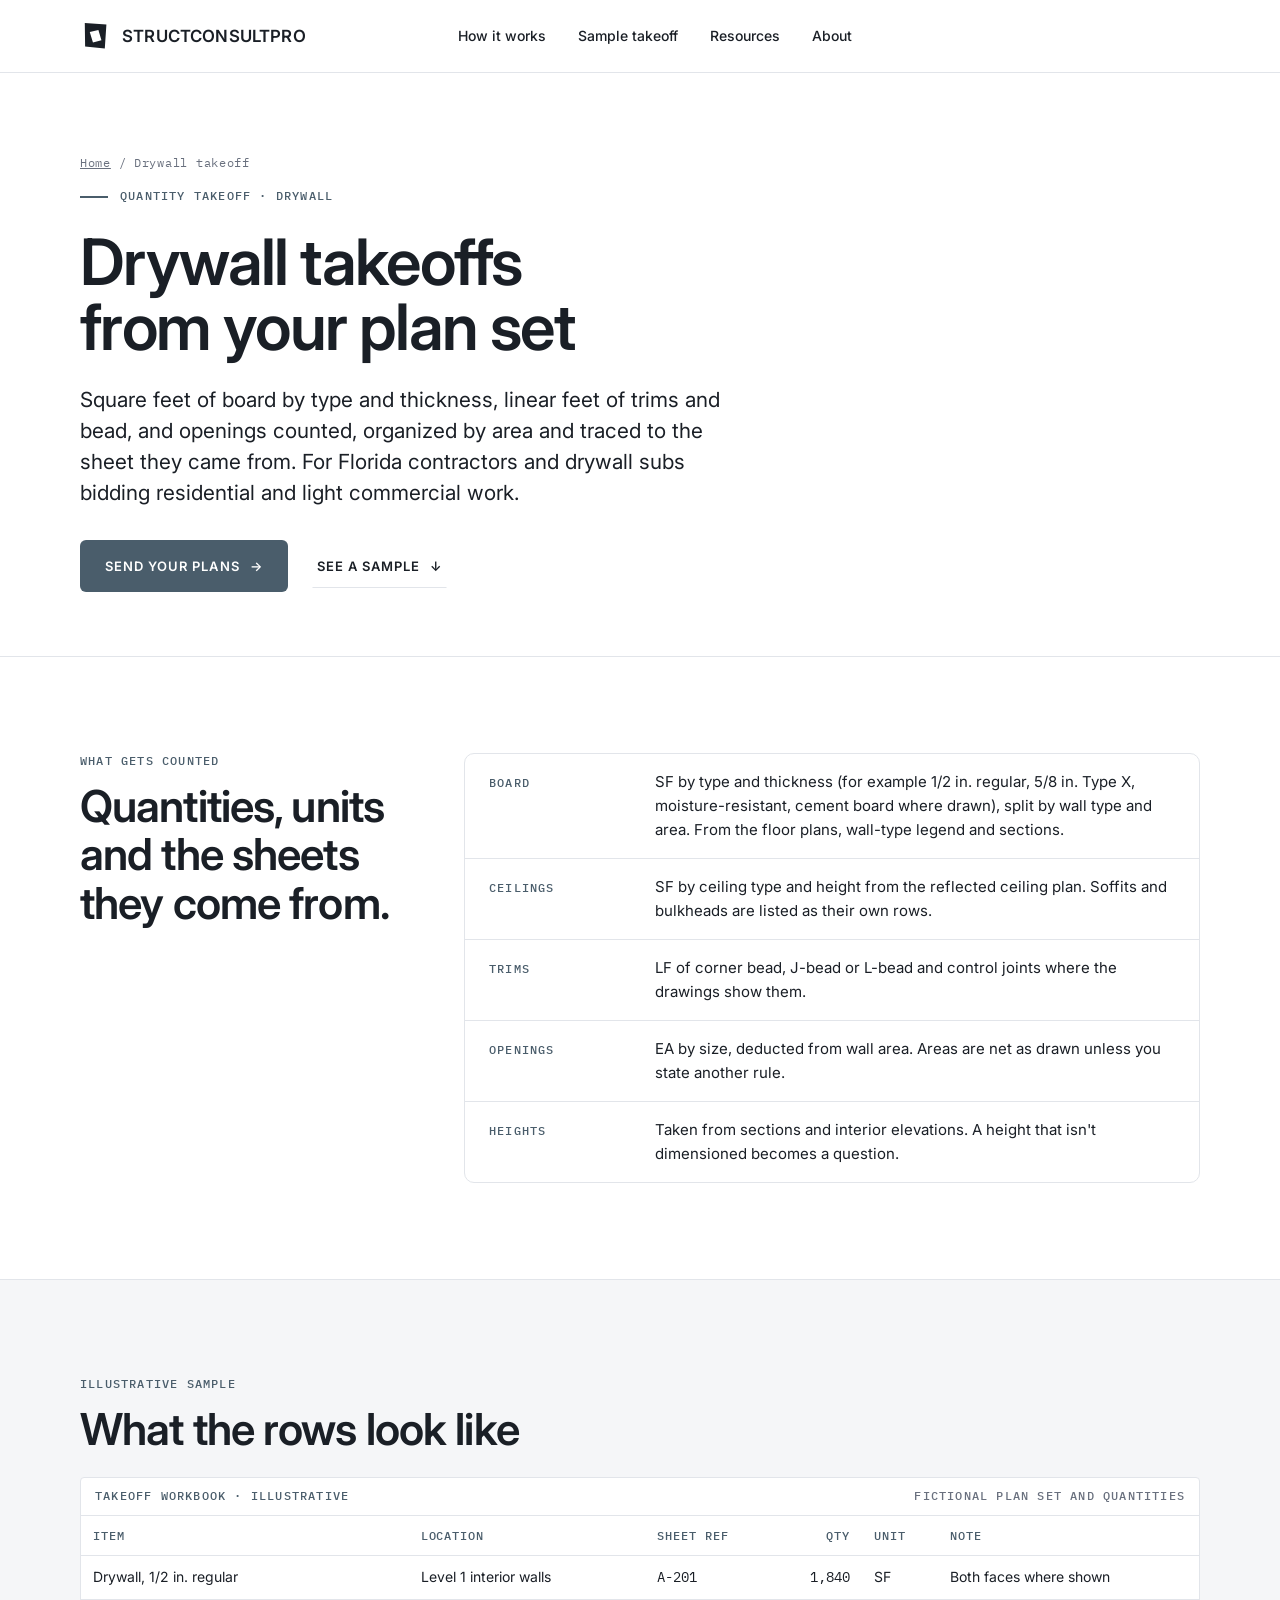
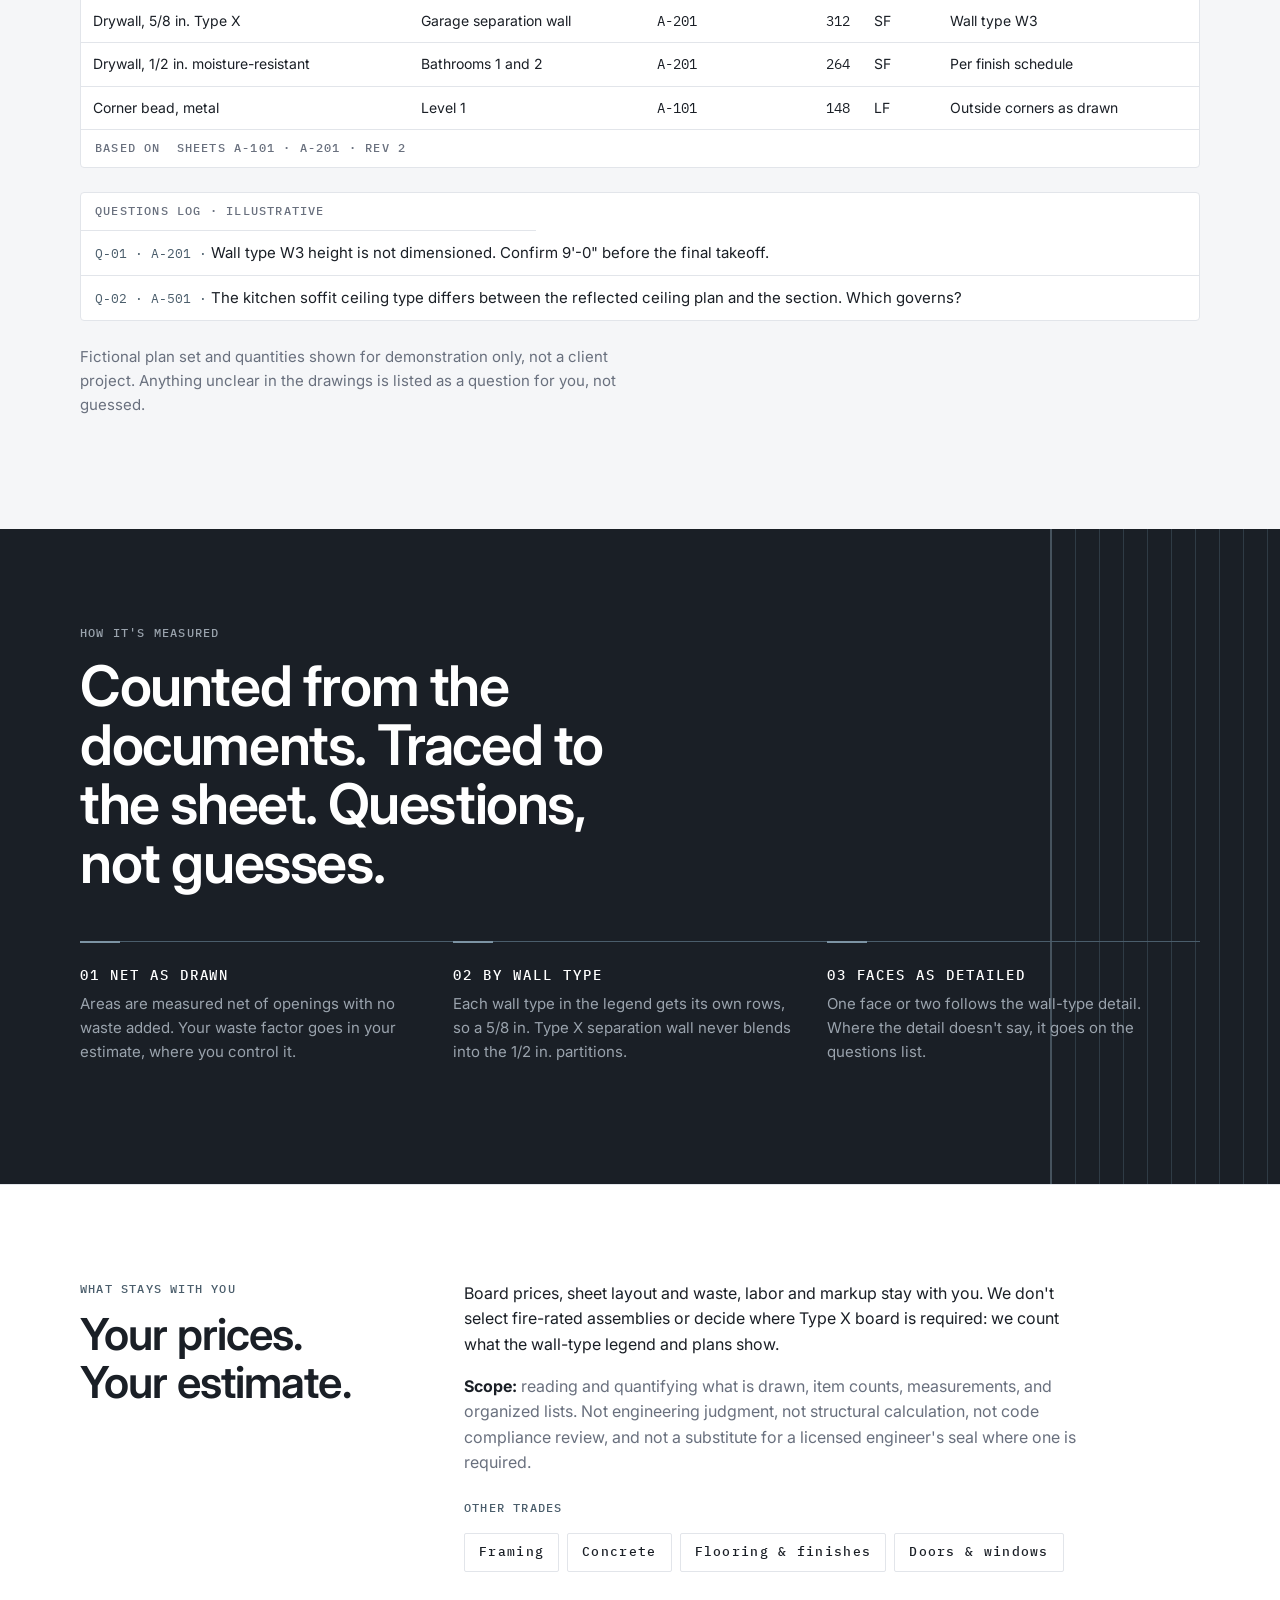
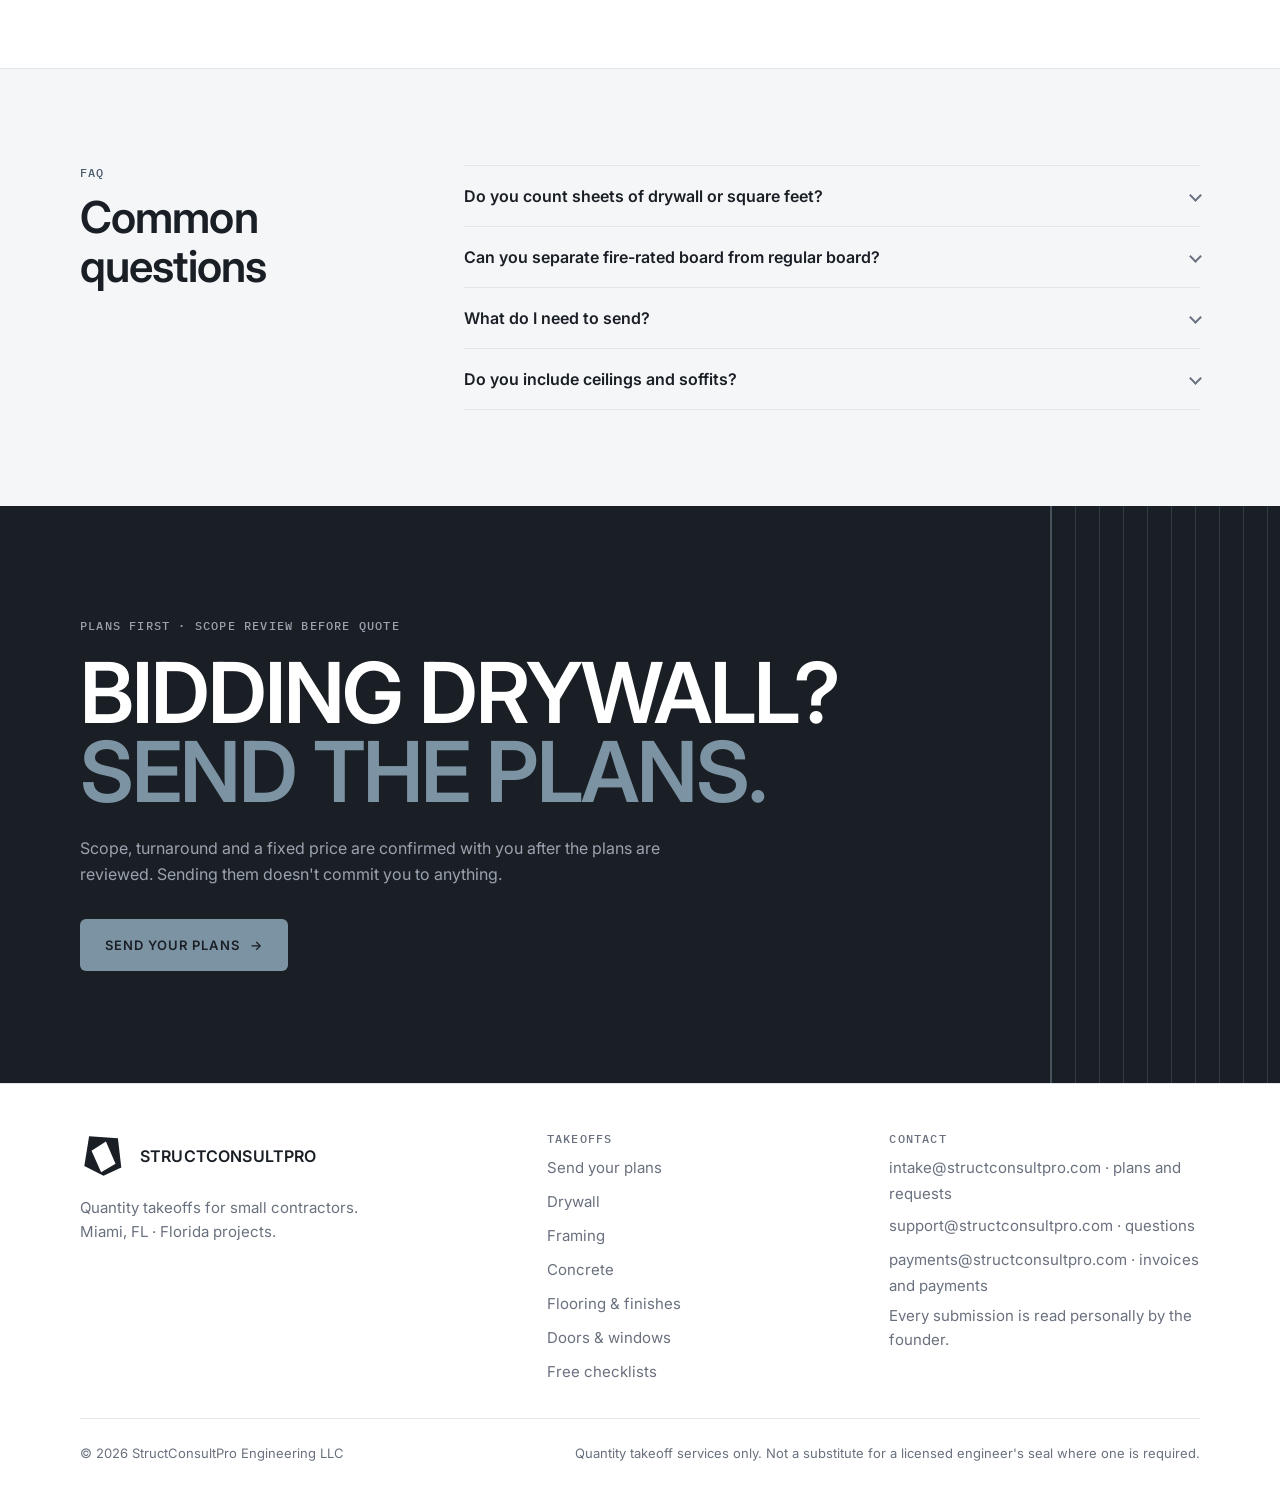
<file: drywall-takeoff.html>
<!doctype html>
<html lang="en">
<head>
<meta charset="utf-8">
<title>Drywall Takeoff Services in Florida | StructConsultPro</title>
<meta name="viewport" content="width=device-width, initial-scale=1">
<meta name="description" content="Drywall takeoffs from your plan set: board square feet by type and thickness, trims in linear feet, by area, traced to the sheet. For Florida contractors.">
<link rel="icon" type="image/svg+xml" href="/assets/BRAND_Favicon.svg">
<link rel="apple-touch-icon" href="/assets/apple-touch-icon.png">
<meta name="robots" content="index, follow">
<meta name="theme-color" content="#1A1F26">
<meta property="og:type" content="website">
<meta property="og:site_name" content="StructConsultPro">
<meta property="og:title" content="Drywall Takeoff Services in Florida | StructConsultPro">
<meta property="og:description" content="Drywall quantity takeoffs from your plan set: square feet of board by type and thickness, trims in linear feet, organized by area and traced to the sheet. For Florida contractors.">
<meta property="og:locale" content="en_US">
<meta property="og:url" content="https://structconsultpro.com/drywall-takeoff">
<link rel="canonical" href="https://structconsultpro.com/drywall-takeoff">
<meta property="og:image" content="https://structconsultpro.com/assets/og-image.png">
<meta property="og:image:width" content="1200">
<meta property="og:image:height" content="630">
<meta property="og:image:alt" content="StructConsultPro: Turn plans into quantities. Illustrative sample plan and takeoff rows.">
<meta name="twitter:card" content="summary_large_image">
<meta name="twitter:image" content="https://structconsultpro.com/assets/og-image.png">
<script type="application/ld+json">
{
  "@context": "https://schema.org",
  "@type": "Service",
  "name": "Drywall quantity takeoff",
  "serviceType": "Quantity takeoff",
  "description": "Drywall quantity takeoffs from your plan set: square feet of board by type and thickness, trims in linear feet, organized by area and traced to the sheet. For Florida contractors.",
  "provider": {
    "@type": "ProfessionalService",
    "name": "StructConsultPro",
    "url": "https://structconsultpro.com/"
  },
  "areaServed": {
    "@type": "State",
    "name": "Florida"
  },
  "url": "https://structconsultpro.com/drywall-takeoff"
}
</script>
<script type="application/ld+json">
{
  "@context": "https://schema.org",
  "@type": "FAQPage",
  "mainEntity": [
    {
      "@type": "Question",
      "name": "Do you count sheets of drywall or square feet?",
      "acceptedAnswer": {
        "@type": "Answer",
        "text": "Square feet, net as drawn, by type and thickness. Converting to sheets depends on your layout and waste practice, so that stays in your estimate. If you want a sheet count at a stated sheet size, ask for it in your scope and it is listed as a separate, labeled row."
      }
    },
    {
      "@type": "Question",
      "name": "Can you separate fire-rated board from regular board?",
      "acceptedAnswer": {
        "@type": "Answer",
        "text": "Yes, when the plans identify it. Each wall and ceiling type in the legend gets its own rows. We don't decide where a rated assembly is required; if a wall type is unclear in the plans, it goes on the questions list."
      }
    },
    {
      "@type": "Question",
      "name": "What do I need to send?",
      "acceptedAnswer": {
        "@type": "Answer",
        "text": "The architectural set: floor plans, reflected ceiling plans, wall-type legend, sections and finish schedule, plus any addenda. A link to the PDFs is enough."
      }
    },
    {
      "@type": "Question",
      "name": "Do you include ceilings and soffits?",
      "acceptedAnswer": {
        "@type": "Answer",
        "text": "Yes, if they are in the scope you send. Ceilings are measured from the reflected ceiling plan by type, and soffits and bulkheads are listed separately so you can price them at their own rate."
      }
    }
  ]
}
</script>
<script type="application/ld+json">
{
  "@context": "https://schema.org",
  "@type": "BreadcrumbList",
  "itemListElement": [
    {
      "@type": "ListItem",
      "position": 1,
      "name": "Home",
      "item": "https://structconsultpro.com/"
    },
    {
      "@type": "ListItem",
      "position": 2,
      "name": "Drywall takeoff",
      "item": "https://structconsultpro.com/drywall-takeoff"
    }
  ]
}
</script>
<link rel="stylesheet" href="/assets/site.css?v=20261123f">
<link rel="preconnect" href="https://fonts.googleapis.com">
<link rel="preconnect" href="https://fonts.gstatic.com" crossorigin>
<link href="https://fonts.googleapis.com/css2?family=Inter:wght@400;500;600&family=IBM+Plex+Mono:wght@400;500&display=swap" rel="stylesheet">
</head>
<body>

<a class="skip-link" href="#main">Skip to main content</a>
<header>
  <div class="wrap nav">
    <a class="wordmark" href="/"><img class="mark mark-light" src="/assets/BRAND_Compact_Flat_Black.svg" width="32" height="32" alt=""><img class="mark mark-dark" src="/assets/BRAND_Compact_Flat_White.svg" width="32" height="32" alt="">STRUCTCONSULTPRO</a>
    <nav class="links" aria-label="Site">
      <ul>
        <li><a href="/#how">How it works</a></li>
        <li><a href="/#takeoff">Sample takeoff</a></li>
        <li><a href="/resources">Resources</a></li>
        <li><a href="/#about">About</a></li>
      </ul>
    </nav>
    <div class="nav-actions">
      <details class="nav-toggle">
        <summary aria-label="Open site menu">Menu</summary>
        <ul>
          <li><a href="/#how">How it works</a></li>
          <li><a href="/#takeoff">Sample takeoff</a></li>
          <li><a href="/drywall-takeoff">Drywall takeoff</a></li>
          <li><a href="/framing-takeoff">Framing takeoff</a></li>
          <li><a href="/concrete-takeoff">Concrete takeoff</a></li>
          <li><a href="/flooring-takeoff">Flooring &amp; finishes takeoff</a></li>
          <li><a href="/door-window-takeoff">Doors &amp; windows takeoff</a></li>
          <li><a href="/resources">Resources</a></li>
          <li><a href="/#about">About</a></li>
          <li><a href="/send-your-plans?trade=drywall">Send your plans</a></li>
        </ul>
      </details>
      <a class="btn btn-primary btn-sm" href="/send-your-plans?trade=drywall">Send your plans <span class="arrow" aria-hidden="true">→</span></a>
    </div>
  </div>
</header>

<main id="main">

  <section class="page-hero" data-cta>
    <div class="wrap">
      <p class="crumbs"><a href="/">Home</a> / Drywall takeoff</p>
      <p class="label eyebrow">Quantity takeoff · Drywall</p>
      <h1>Drywall takeoffs from your plan set</h1>
      <p class="lead">Square feet of board by type and thickness, linear feet of trims and bead, and openings counted, organized by area and traced to the sheet they came from. For Florida contractors and drywall subs bidding residential and light commercial work.</p>
      <div class="hero-actions">
        <a class="btn btn-primary" href="/send-your-plans?trade=drywall">Send your plans <span class="arrow" aria-hidden="true">→</span></a>
        <a class="btn btn-text" href="#sample">See a sample <span aria-hidden="true">↓</span></a>
      </div>
    </div>
  </section>

  <section aria-labelledby="counted-title">
    <div class="wrap grid">
      <div class="c-4">
        <p class="label">What gets counted</p>
        <h2 id="counted-title">Quantities, units and the sheets they come from.</h2>
      </div>
      <dl class="schedule c-8">
          <div class="schedule-row"><dt>Board</dt><dd>SF by type and thickness (for example 1/2 in. regular, 5/8 in. Type X, moisture-resistant, cement board where drawn), split by wall type and area. From the floor plans, wall-type legend and sections.</dd></div>
          <div class="schedule-row"><dt>Ceilings</dt><dd>SF by ceiling type and height from the reflected ceiling plan. Soffits and bulkheads are listed as their own rows.</dd></div>
          <div class="schedule-row"><dt>Trims</dt><dd>LF of corner bead, J-bead or L-bead and control joints where the drawings show them.</dd></div>
          <div class="schedule-row"><dt>Openings</dt><dd>EA by size, deducted from wall area. Areas are net as drawn unless you state another rule.</dd></div>
          <div class="schedule-row"><dt>Heights</dt><dd>Taken from sections and interior elevations. A height that isn&#x27;t dimensioned becomes a question.</dd></div>
      </dl>
    </div>
  </section>

  <section class="surface" id="sample" aria-labelledby="sample-title">
    <div class="wrap">
      <p class="label">Illustrative sample</p>
      <h2 id="sample-title">What the rows look like</h2>
      <div class="workbook" style="margin-top:var(--sp-3)">
        <div class="wb-bar"><span class="label">Takeoff workbook · illustrative</span><span class="label">Fictional plan set and quantities</span></div>
        <div class="table-scroll" role="region" aria-label="Illustrative drywall takeoff rows, fictional quantities" tabindex="0">
          <table class="wb-table">
            <thead>
              <tr class="hd"><th scope="col">Item</th><th scope="col">Location</th><th scope="col">Sheet ref</th><th scope="col" class="num">Qty</th><th scope="col">Unit</th><th scope="col">Note</th></tr>
            </thead>
            <tbody>
              <tr><td>Drywall, 1/2 in. regular</td><td>Level 1 interior walls</td><td class="ref">A-201</td><td class="num">1,840</td><td>SF</td><td>Both faces where shown</td></tr>
              <tr><td>Drywall, 5/8 in. Type X</td><td>Garage separation wall</td><td class="ref">A-201</td><td class="num">312</td><td>SF</td><td>Wall type W3</td></tr>
              <tr><td>Drywall, 1/2 in. moisture-resistant</td><td>Bathrooms 1 and 2</td><td class="ref">A-201</td><td class="num">264</td><td>SF</td><td>Per finish schedule</td></tr>
              <tr><td>Corner bead, metal</td><td>Level 1</td><td class="ref">A-101</td><td class="num">148</td><td>LF</td><td>Outside corners as drawn</td></tr>
            </tbody>
          </table>
        </div>
        <div class="wb-basis"><span class="label">Based on</span><span class="label">Sheets A-101 · A-201 · Rev 2</span></div>
      </div>
      <p class="label scroll-hint">Swipe the table sideways to see every column</p>
      <div class="qlog">
        <p class="label">Questions log · illustrative</p>
        <ul>
          <li><span class="q-ref">Q-01 · A-201 ·</span> Wall type W3 height is not dimensioned. Confirm 9&#x27;-0&quot; before the final takeoff.</li>
          <li><span class="q-ref">Q-02 · A-501 ·</span> The kitchen soffit ceiling type differs between the reflected ceiling plan and the section. Which governs?</li>
        </ul>
      </div>
      <p class="sample-note">Fictional plan set and quantities shown for demonstration only, not a client project. Anything unclear in the drawings is listed as a question for you, not guessed.</p>
    </div>
  </section>

  <section class="mass" aria-labelledby="method-title">
    <div class="seam-band" aria-hidden="true"></div>
    <div class="wrap">
      <p class="label">How it's measured</p>
      <h2 class="ci-statement" id="method-title">Counted from the documents. Traced to the sheet. Questions, not guesses.</h2>
      <ol class="rule-grid cols-3" style="margin-top:var(--sp-5)">
        <li class="principle"><h3>01 Net as drawn</h3><p>Areas are measured net of openings with no waste added. Your waste factor goes in your estimate, where you control it.</p></li>
        <li class="principle"><h3>02 By wall type</h3><p>Each wall type in the legend gets its own rows, so a 5/8 in. Type X separation wall never blends into the 1/2 in. partitions.</p></li>
        <li class="principle"><h3>03 Faces as detailed</h3><p>One face or two follows the wall-type detail. Where the detail doesn&#x27;t say, it goes on the questions list.</p></li>
      </ol>
    </div>
  </section>

  <section class="stays" aria-labelledby="stays-title">
    <div class="wrap grid">
      <div class="c-4">
        <p class="label">What stays with you</p>
        <h2 id="stays-title">Your prices. Your estimate.</h2>
      </div>
      <div class="c-8">
        <p>Board prices, sheet layout and waste, labor and markup stay with you. We don&#x27;t select fire-rated assemblies or decide where Type X board is required: we count what the wall-type legend and plans show.</p>
        <p class="scope-lead muted"><strong style="color:var(--text)">Scope:</strong> reading and quantifying what is drawn, item counts, measurements, and organized lists. Not engineering judgment, not structural calculation, not code compliance review, and not a substitute for a licensed engineer's seal where one is required.</p>
        <p class="label" style="margin-top:var(--sp-3)">Other trades</p>
        <ul class="related">
        <li class="trade-tag"><a href="/framing-takeoff">Framing</a></li>
        <li class="trade-tag"><a href="/concrete-takeoff">Concrete</a></li>
        <li class="trade-tag"><a href="/flooring-takeoff">Flooring &amp; finishes</a></li>
        <li class="trade-tag"><a href="/door-window-takeoff">Doors &amp; windows</a></li>
        </ul>
      </div>
    </div>
  </section>

  <section class="surface" id="faq" aria-labelledby="faq-title">
    <div class="wrap grid">
      <div class="c-4">
        <p class="label">FAQ</p>
        <h2 id="faq-title">Common questions</h2>
      </div>
      <div class="c-8 faq-list">
        <div class="faq-item">
          <h3><button class="faq-q" aria-expanded="false" aria-controls="drywall-takeoff-a-1" id="drywall-takeoff-q-1"><span>Do you count sheets of drywall or square feet?</span><span class="chevron" aria-hidden="true"></span></button></h3>
          <div class="faq-a" id="drywall-takeoff-a-1" role="region" aria-labelledby="drywall-takeoff-q-1"><div class="a-inner"><p>Square feet, net as drawn, by type and thickness. Converting to sheets depends on your layout and waste practice, so that stays in your estimate. If you want a sheet count at a stated sheet size, ask for it in your scope and it is listed as a separate, labeled row.</p></div></div>
        </div>
        <div class="faq-item">
          <h3><button class="faq-q" aria-expanded="false" aria-controls="drywall-takeoff-a-2" id="drywall-takeoff-q-2"><span>Can you separate fire-rated board from regular board?</span><span class="chevron" aria-hidden="true"></span></button></h3>
          <div class="faq-a" id="drywall-takeoff-a-2" role="region" aria-labelledby="drywall-takeoff-q-2"><div class="a-inner"><p>Yes, when the plans identify it. Each wall and ceiling type in the legend gets its own rows. We don&#x27;t decide where a rated assembly is required; if a wall type is unclear in the plans, it goes on the questions list.</p></div></div>
        </div>
        <div class="faq-item">
          <h3><button class="faq-q" aria-expanded="false" aria-controls="drywall-takeoff-a-3" id="drywall-takeoff-q-3"><span>What do I need to send?</span><span class="chevron" aria-hidden="true"></span></button></h3>
          <div class="faq-a" id="drywall-takeoff-a-3" role="region" aria-labelledby="drywall-takeoff-q-3"><div class="a-inner"><p>The architectural set: floor plans, reflected ceiling plans, wall-type legend, sections and finish schedule, plus any addenda. A link to the PDFs is enough.</p></div></div>
        </div>
        <div class="faq-item">
          <h3><button class="faq-q" aria-expanded="false" aria-controls="drywall-takeoff-a-4" id="drywall-takeoff-q-4"><span>Do you include ceilings and soffits?</span><span class="chevron" aria-hidden="true"></span></button></h3>
          <div class="faq-a" id="drywall-takeoff-a-4" role="region" aria-labelledby="drywall-takeoff-q-4"><div class="a-inner"><p>Yes, if they are in the scope you send. Ceilings are measured from the reflected ceiling plan by type, and soffits and bulkheads are listed separately so you can price them at their own rate.</p></div></div>
        </div>
      </div>
    </div>
  </section>

  <section class="mass final" data-cta aria-labelledby="final-title">
    <div class="seam-band" aria-hidden="true"></div>
    <div class="wrap">
      <p class="label">Plans first · Scope review before quote</p>
      <h2 class="display" id="final-title"><span>Bidding drywall?</span> <span class="seam">Send the plans.</span></h2>
      <p style="color:var(--mass-muted);margin-top:var(--sp-3)">Scope, turnaround and a fixed price are confirmed with you after the plans are reviewed. Sending them doesn't commit you to anything.</p>
      <div class="hero-actions">
        <a class="btn btn-primary" href="/send-your-plans?trade=drywall">Send your plans <span class="arrow" aria-hidden="true">→</span></a>
      </div>
    </div>
  </section>
</main>
<div class="sticky-cta" id="sticky-cta">
  <a class="btn btn-primary" href="/send-your-plans?trade=drywall">Send your plans <span class="arrow" aria-hidden="true">→</span></a>
</div>

<footer>
  <div class="wrap">
    <div class="foot-grid">
      <div>
        <span class="foot-wordmark"><img class="mark mark-light" src="/assets/BRAND_Primary_Flat_Black.svg" width="48" height="48" alt=""><img class="mark mark-dark" src="/assets/BRAND_Primary_Flat_White.svg" width="48" height="48" alt="">STRUCTCONSULTPRO</span>
        <p style="margin:0">Quantity takeoffs for small contractors.<br>Miami, FL · Florida projects.</p>
      </div>
      <div>
        <h2>Takeoffs</h2>
        <ul>
          <li><a href="/send-your-plans">Send your plans</a></li>
          <li><a href="/drywall-takeoff">Drywall</a></li>
          <li><a href="/framing-takeoff">Framing</a></li>
          <li><a href="/concrete-takeoff">Concrete</a></li>
          <li><a href="/flooring-takeoff">Flooring &amp; finishes</a></li>
          <li><a href="/door-window-takeoff">Doors &amp; windows</a></li>
          <li><a href="/resources">Free checklists</a></li>
        </ul>
      </div>
      <div>
        <h2>Contact</h2>
        <ul>
          <li><a href="mailto:intake@structconsultpro.com">intake@structconsultpro.com</a> · plans and requests</li>
          <li><a href="mailto:support@structconsultpro.com">support@structconsultpro.com</a> · questions</li>
          <li><a href="mailto:payments@structconsultpro.com">payments@structconsultpro.com</a> · invoices and payments</li>
          <li>Every submission is read personally by the founder.</li>
        </ul>
      </div>
    </div>
    <div class="foot-bottom">
      <span>&copy; 2026 StructConsultPro Engineering LLC</span>
      <span>Quantity takeoff services only. Not a substitute for a licensed engineer's seal where one is required.</span>
    </div>
  </div>
</footer>

<script src="/assets/site.js?v=20261123f"></script>
</body>
</html>
</file>
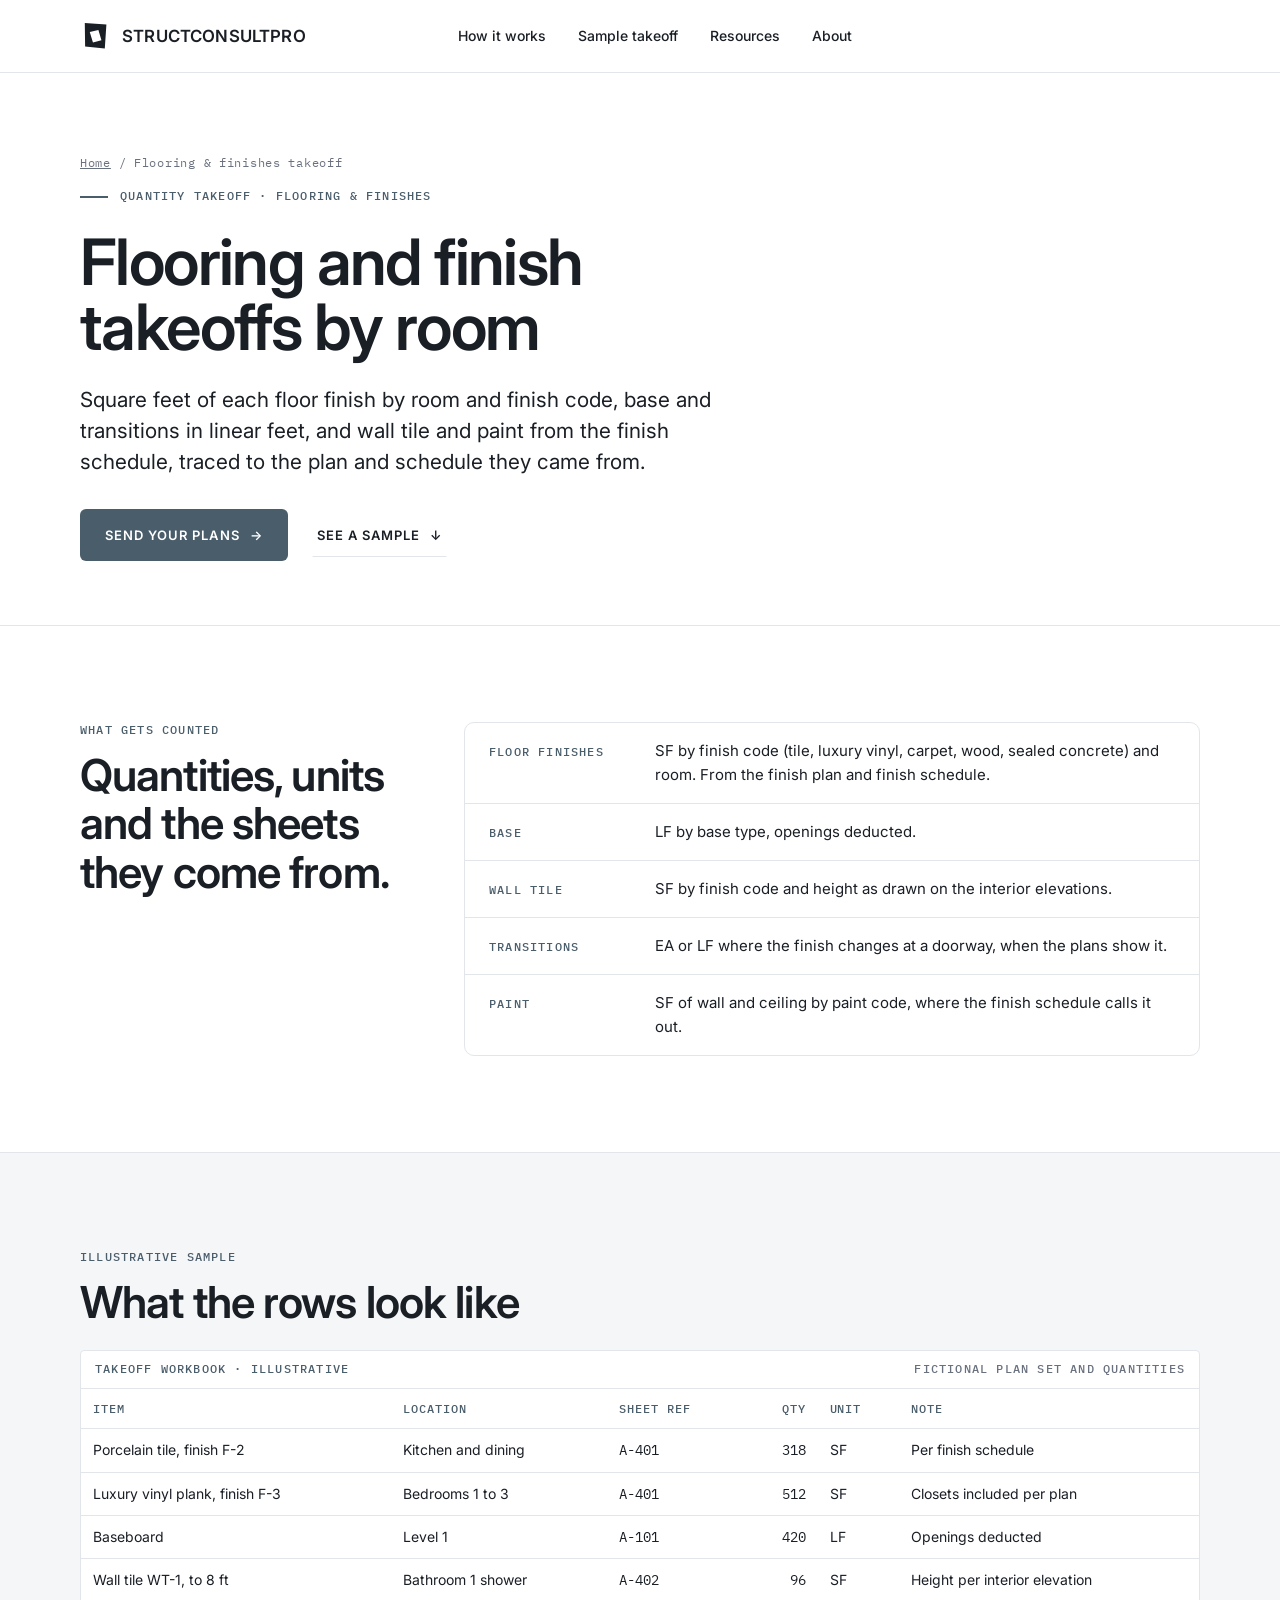
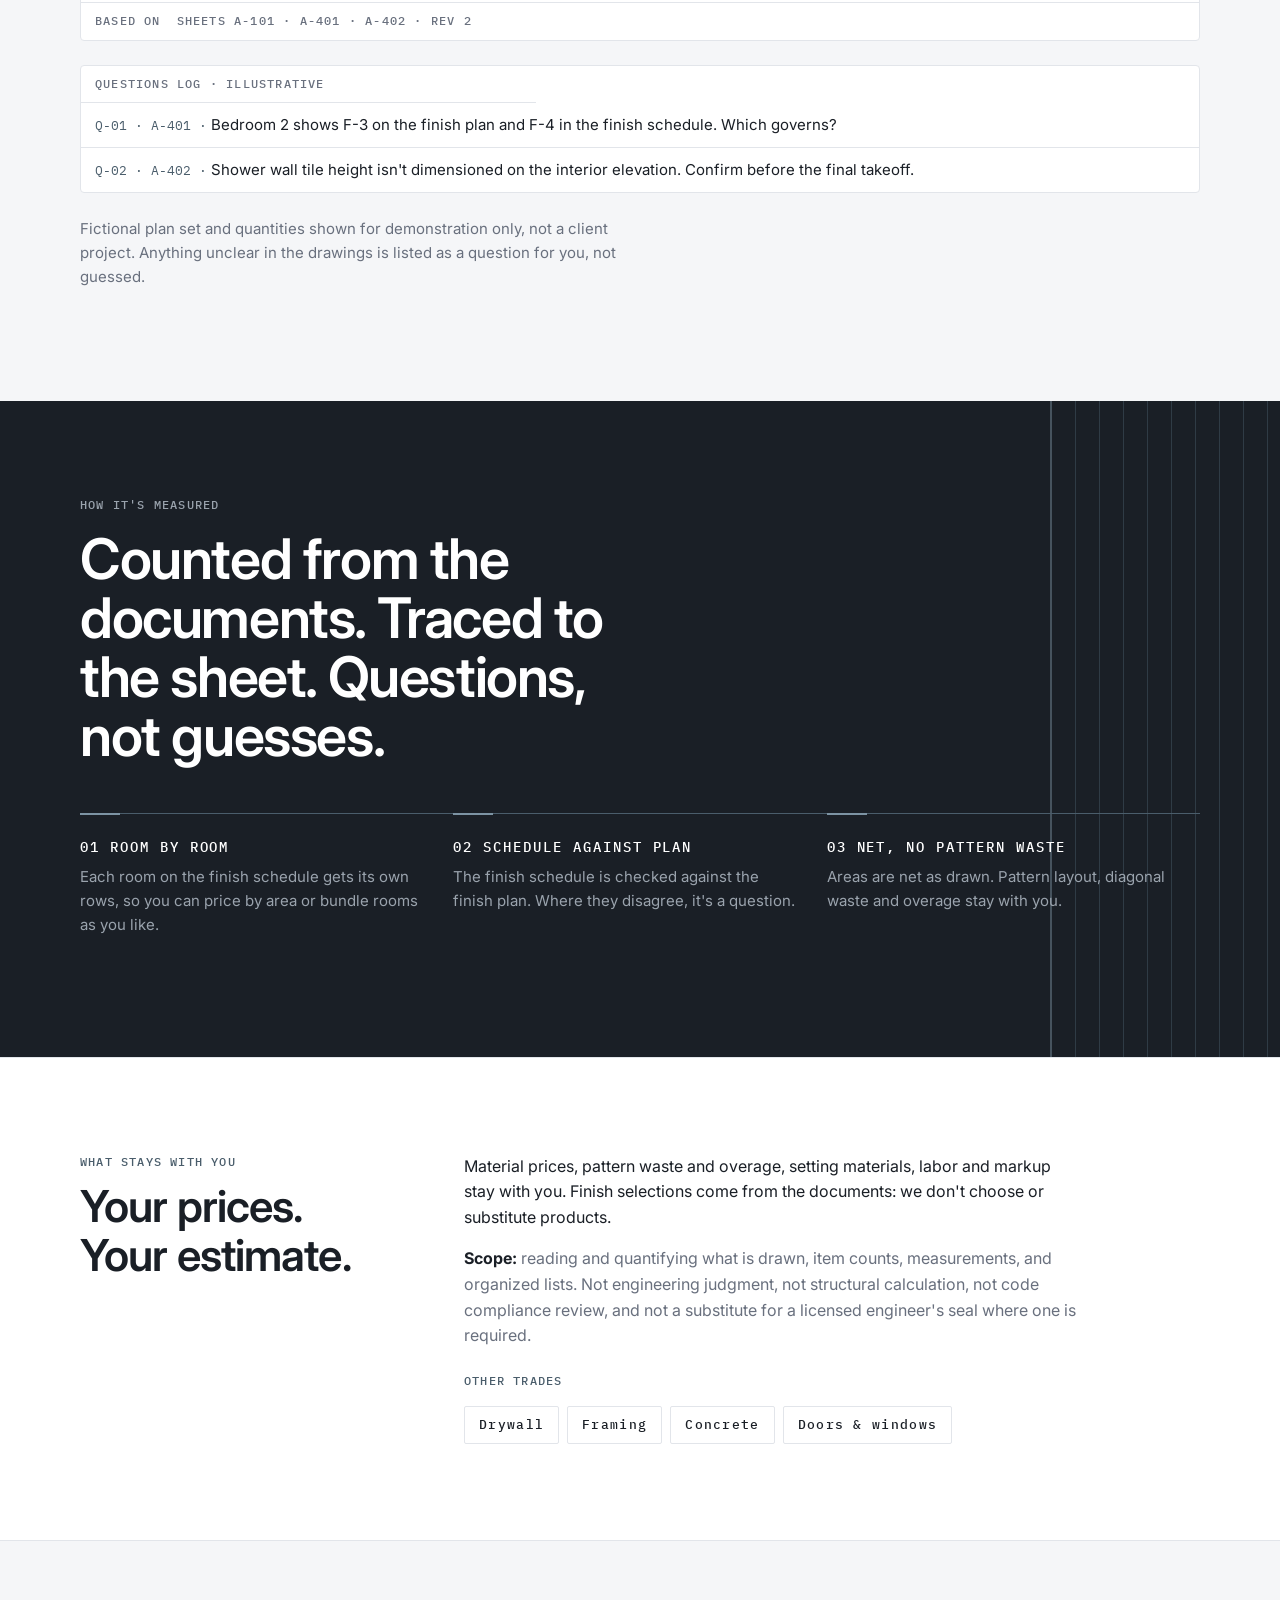
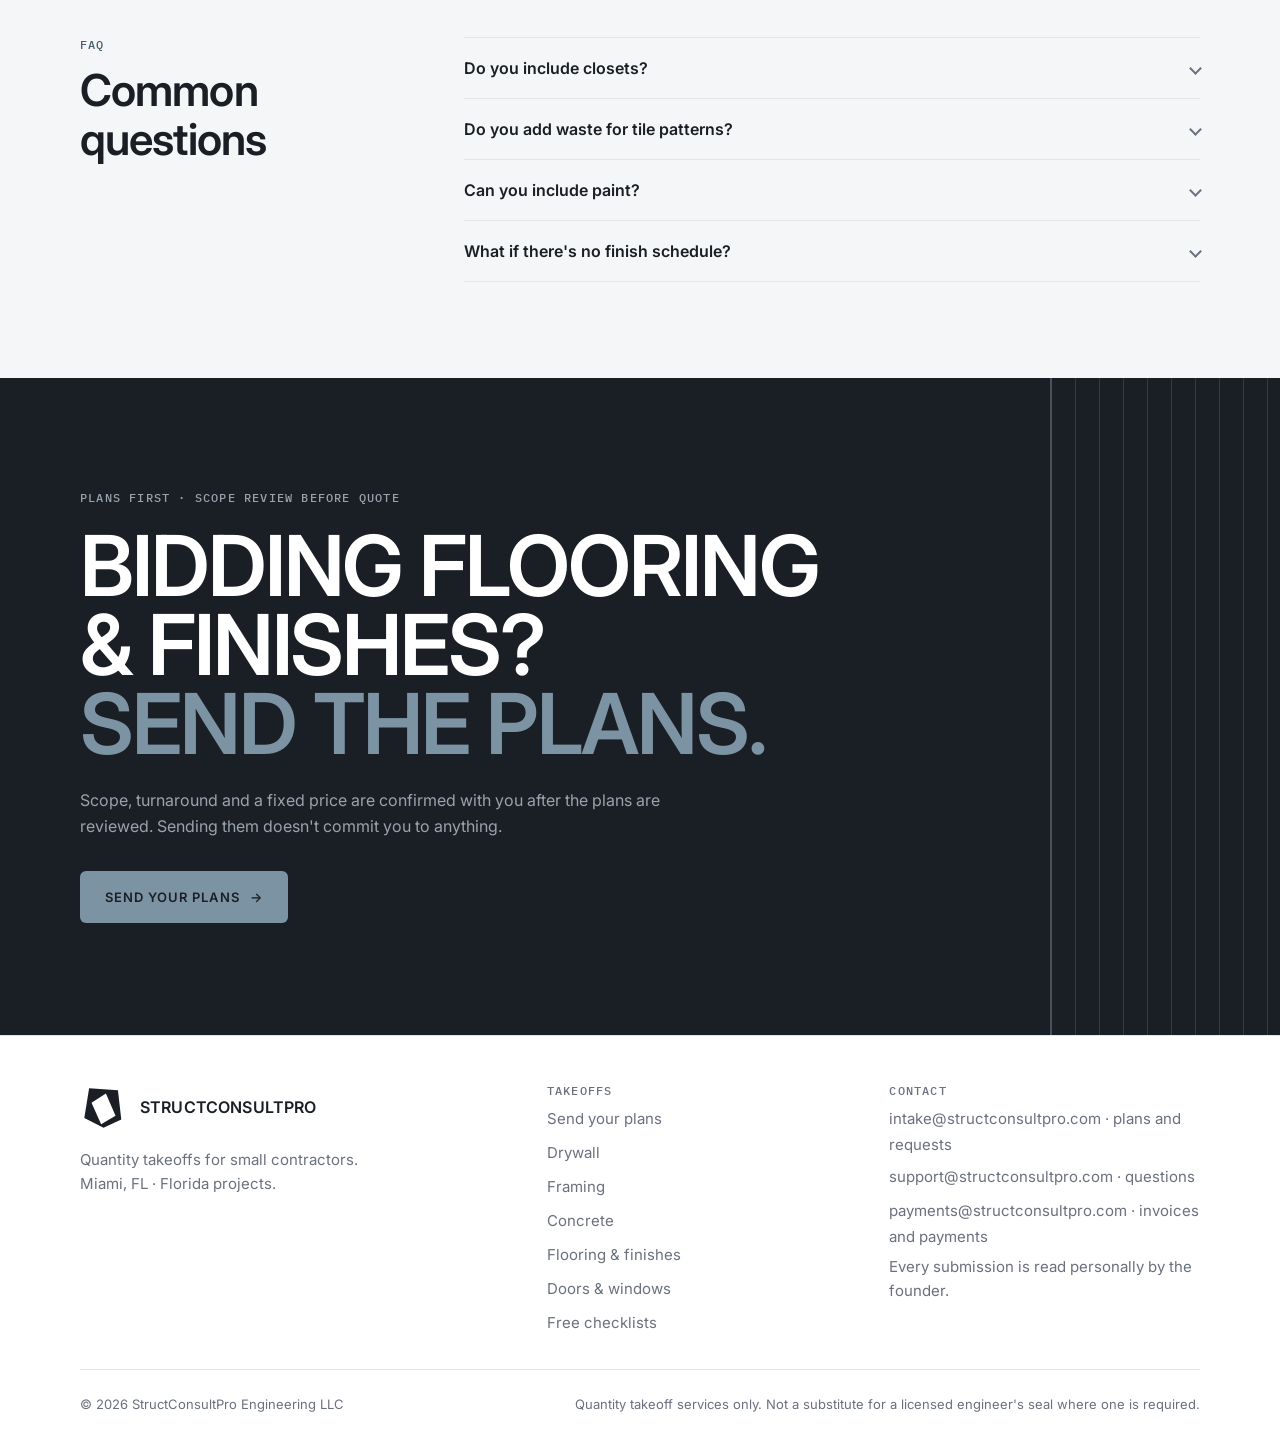
<file: flooring-takeoff.html>
<!doctype html>
<html lang="en">
<head>
<meta charset="utf-8">
<title>Flooring &amp; Finishes Takeoff in Florida | StructConsultPro</title>
<meta name="viewport" content="width=device-width, initial-scale=1">
<meta name="description" content="Flooring and finish takeoffs by room: square feet by finish code, base in linear feet, wall tile and paint from the schedule. For Florida contractors.">
<link rel="icon" type="image/svg+xml" href="/assets/BRAND_Favicon.svg">
<link rel="apple-touch-icon" href="/assets/apple-touch-icon.png">
<meta name="robots" content="index, follow">
<meta name="theme-color" content="#1A1F26">
<meta property="og:type" content="website">
<meta property="og:site_name" content="StructConsultPro">
<meta property="og:title" content="Flooring &amp; Finishes Takeoff in Florida | StructConsultPro">
<meta property="og:description" content="Flooring and finish takeoffs by room: square feet by finish code, base in linear feet, wall tile and paint from the finish schedule, traced to plan and schedule. For Florida contractors.">
<meta property="og:locale" content="en_US">
<meta property="og:url" content="https://structconsultpro.com/flooring-takeoff">
<link rel="canonical" href="https://structconsultpro.com/flooring-takeoff">
<meta property="og:image" content="https://structconsultpro.com/assets/og-image.png">
<meta property="og:image:width" content="1200">
<meta property="og:image:height" content="630">
<meta property="og:image:alt" content="StructConsultPro: Turn plans into quantities. Illustrative sample plan and takeoff rows.">
<meta name="twitter:card" content="summary_large_image">
<meta name="twitter:image" content="https://structconsultpro.com/assets/og-image.png">
<script type="application/ld+json">
{
  "@context": "https://schema.org",
  "@type": "Service",
  "name": "Flooring and finishes quantity takeoff",
  "serviceType": "Quantity takeoff",
  "description": "Flooring and finish takeoffs by room: square feet by finish code, base in linear feet, wall tile and paint from the finish schedule, traced to plan and schedule. For Florida contractors.",
  "provider": {
    "@type": "ProfessionalService",
    "name": "StructConsultPro",
    "url": "https://structconsultpro.com/"
  },
  "areaServed": {
    "@type": "State",
    "name": "Florida"
  },
  "url": "https://structconsultpro.com/flooring-takeoff"
}
</script>
<script type="application/ld+json">
{
  "@context": "https://schema.org",
  "@type": "FAQPage",
  "mainEntity": [
    {
      "@type": "Question",
      "name": "Do you include closets?",
      "acceptedAnswer": {
        "@type": "Answer",
        "text": "Closets follow the finish plan. If the schedule is silent, they are listed as a separate row so you decide."
      }
    },
    {
      "@type": "Question",
      "name": "Do you add waste for tile patterns?",
      "acceptedAnswer": {
        "@type": "Answer",
        "text": "No. Areas are net as drawn. Waste depends on tile size, pattern and layout, which you control."
      }
    },
    {
      "@type": "Question",
      "name": "Can you include paint?",
      "acceptedAnswer": {
        "@type": "Answer",
        "text": "Yes, where the finish schedule calls out paint by surface. Wall and ceiling areas are measured by paint code. Mention it in your scope."
      }
    },
    {
      "@type": "Question",
      "name": "What if there's no finish schedule?",
      "acceptedAnswer": {
        "@type": "Answer",
        "text": "Then the finishes noted on the plans are used, and anything not identified is listed as a question. A finish takeoff is only as specific as the documents it is built from."
      }
    }
  ]
}
</script>
<script type="application/ld+json">
{
  "@context": "https://schema.org",
  "@type": "BreadcrumbList",
  "itemListElement": [
    {
      "@type": "ListItem",
      "position": 1,
      "name": "Home",
      "item": "https://structconsultpro.com/"
    },
    {
      "@type": "ListItem",
      "position": 2,
      "name": "Flooring & finishes takeoff",
      "item": "https://structconsultpro.com/flooring-takeoff"
    }
  ]
}
</script>
<link rel="stylesheet" href="/assets/site.css?v=20261123f">
<link rel="preconnect" href="https://fonts.googleapis.com">
<link rel="preconnect" href="https://fonts.gstatic.com" crossorigin>
<link href="https://fonts.googleapis.com/css2?family=Inter:wght@400;500;600&family=IBM+Plex+Mono:wght@400;500&display=swap" rel="stylesheet">
</head>
<body>

<a class="skip-link" href="#main">Skip to main content</a>
<header>
  <div class="wrap nav">
    <a class="wordmark" href="/"><img class="mark mark-light" src="/assets/BRAND_Compact_Flat_Black.svg" width="32" height="32" alt=""><img class="mark mark-dark" src="/assets/BRAND_Compact_Flat_White.svg" width="32" height="32" alt="">STRUCTCONSULTPRO</a>
    <nav class="links" aria-label="Site">
      <ul>
        <li><a href="/#how">How it works</a></li>
        <li><a href="/#takeoff">Sample takeoff</a></li>
        <li><a href="/resources">Resources</a></li>
        <li><a href="/#about">About</a></li>
      </ul>
    </nav>
    <div class="nav-actions">
      <details class="nav-toggle">
        <summary aria-label="Open site menu">Menu</summary>
        <ul>
          <li><a href="/#how">How it works</a></li>
          <li><a href="/#takeoff">Sample takeoff</a></li>
          <li><a href="/drywall-takeoff">Drywall takeoff</a></li>
          <li><a href="/framing-takeoff">Framing takeoff</a></li>
          <li><a href="/concrete-takeoff">Concrete takeoff</a></li>
          <li><a href="/flooring-takeoff">Flooring &amp; finishes takeoff</a></li>
          <li><a href="/door-window-takeoff">Doors &amp; windows takeoff</a></li>
          <li><a href="/resources">Resources</a></li>
          <li><a href="/#about">About</a></li>
          <li><a href="/send-your-plans?trade=flooring">Send your plans</a></li>
        </ul>
      </details>
      <a class="btn btn-primary btn-sm" href="/send-your-plans?trade=flooring">Send your plans <span class="arrow" aria-hidden="true">→</span></a>
    </div>
  </div>
</header>

<main id="main">

  <section class="page-hero" data-cta>
    <div class="wrap">
      <p class="crumbs"><a href="/">Home</a> / Flooring &amp; finishes takeoff</p>
      <p class="label eyebrow">Quantity takeoff · Flooring &amp; finishes</p>
      <h1>Flooring and finish takeoffs by room</h1>
      <p class="lead">Square feet of each floor finish by room and finish code, base and transitions in linear feet, and wall tile and paint from the finish schedule, traced to the plan and schedule they came from.</p>
      <div class="hero-actions">
        <a class="btn btn-primary" href="/send-your-plans?trade=flooring">Send your plans <span class="arrow" aria-hidden="true">→</span></a>
        <a class="btn btn-text" href="#sample">See a sample <span aria-hidden="true">↓</span></a>
      </div>
    </div>
  </section>

  <section aria-labelledby="counted-title">
    <div class="wrap grid">
      <div class="c-4">
        <p class="label">What gets counted</p>
        <h2 id="counted-title">Quantities, units and the sheets they come from.</h2>
      </div>
      <dl class="schedule c-8">
          <div class="schedule-row"><dt>Floor finishes</dt><dd>SF by finish code (tile, luxury vinyl, carpet, wood, sealed concrete) and room. From the finish plan and finish schedule.</dd></div>
          <div class="schedule-row"><dt>Base</dt><dd>LF by base type, openings deducted.</dd></div>
          <div class="schedule-row"><dt>Wall tile</dt><dd>SF by finish code and height as drawn on the interior elevations.</dd></div>
          <div class="schedule-row"><dt>Transitions</dt><dd>EA or LF where the finish changes at a doorway, when the plans show it.</dd></div>
          <div class="schedule-row"><dt>Paint</dt><dd>SF of wall and ceiling by paint code, where the finish schedule calls it out.</dd></div>
      </dl>
    </div>
  </section>

  <section class="surface" id="sample" aria-labelledby="sample-title">
    <div class="wrap">
      <p class="label">Illustrative sample</p>
      <h2 id="sample-title">What the rows look like</h2>
      <div class="workbook" style="margin-top:var(--sp-3)">
        <div class="wb-bar"><span class="label">Takeoff workbook · illustrative</span><span class="label">Fictional plan set and quantities</span></div>
        <div class="table-scroll" role="region" aria-label="Illustrative flooring &amp; finishes takeoff rows, fictional quantities" tabindex="0">
          <table class="wb-table">
            <thead>
              <tr class="hd"><th scope="col">Item</th><th scope="col">Location</th><th scope="col">Sheet ref</th><th scope="col" class="num">Qty</th><th scope="col">Unit</th><th scope="col">Note</th></tr>
            </thead>
            <tbody>
              <tr><td>Porcelain tile, finish F-2</td><td>Kitchen and dining</td><td class="ref">A-401</td><td class="num">318</td><td>SF</td><td>Per finish schedule</td></tr>
              <tr><td>Luxury vinyl plank, finish F-3</td><td>Bedrooms 1 to 3</td><td class="ref">A-401</td><td class="num">512</td><td>SF</td><td>Closets included per plan</td></tr>
              <tr><td>Baseboard</td><td>Level 1</td><td class="ref">A-101</td><td class="num">420</td><td>LF</td><td>Openings deducted</td></tr>
              <tr><td>Wall tile WT-1, to 8 ft</td><td>Bathroom 1 shower</td><td class="ref">A-402</td><td class="num">96</td><td>SF</td><td>Height per interior elevation</td></tr>
            </tbody>
          </table>
        </div>
        <div class="wb-basis"><span class="label">Based on</span><span class="label">Sheets A-101 · A-401 · A-402 · Rev 2</span></div>
      </div>
      <p class="label scroll-hint">Swipe the table sideways to see every column</p>
      <div class="qlog">
        <p class="label">Questions log · illustrative</p>
        <ul>
          <li><span class="q-ref">Q-01 · A-401 ·</span> Bedroom 2 shows F-3 on the finish plan and F-4 in the finish schedule. Which governs?</li>
          <li><span class="q-ref">Q-02 · A-402 ·</span> Shower wall tile height isn&#x27;t dimensioned on the interior elevation. Confirm before the final takeoff.</li>
        </ul>
      </div>
      <p class="sample-note">Fictional plan set and quantities shown for demonstration only, not a client project. Anything unclear in the drawings is listed as a question for you, not guessed.</p>
    </div>
  </section>

  <section class="mass" aria-labelledby="method-title">
    <div class="seam-band" aria-hidden="true"></div>
    <div class="wrap">
      <p class="label">How it's measured</p>
      <h2 class="ci-statement" id="method-title">Counted from the documents. Traced to the sheet. Questions, not guesses.</h2>
      <ol class="rule-grid cols-3" style="margin-top:var(--sp-5)">
        <li class="principle"><h3>01 Room by room</h3><p>Each room on the finish schedule gets its own rows, so you can price by area or bundle rooms as you like.</p></li>
        <li class="principle"><h3>02 Schedule against plan</h3><p>The finish schedule is checked against the finish plan. Where they disagree, it&#x27;s a question.</p></li>
        <li class="principle"><h3>03 Net, no pattern waste</h3><p>Areas are net as drawn. Pattern layout, diagonal waste and overage stay with you.</p></li>
      </ol>
    </div>
  </section>

  <section class="stays" aria-labelledby="stays-title">
    <div class="wrap grid">
      <div class="c-4">
        <p class="label">What stays with you</p>
        <h2 id="stays-title">Your prices. Your estimate.</h2>
      </div>
      <div class="c-8">
        <p>Material prices, pattern waste and overage, setting materials, labor and markup stay with you. Finish selections come from the documents: we don&#x27;t choose or substitute products.</p>
        <p class="scope-lead muted"><strong style="color:var(--text)">Scope:</strong> reading and quantifying what is drawn, item counts, measurements, and organized lists. Not engineering judgment, not structural calculation, not code compliance review, and not a substitute for a licensed engineer's seal where one is required.</p>
        <p class="label" style="margin-top:var(--sp-3)">Other trades</p>
        <ul class="related">
        <li class="trade-tag"><a href="/drywall-takeoff">Drywall</a></li>
        <li class="trade-tag"><a href="/framing-takeoff">Framing</a></li>
        <li class="trade-tag"><a href="/concrete-takeoff">Concrete</a></li>
        <li class="trade-tag"><a href="/door-window-takeoff">Doors &amp; windows</a></li>
        </ul>
      </div>
    </div>
  </section>

  <section class="surface" id="faq" aria-labelledby="faq-title">
    <div class="wrap grid">
      <div class="c-4">
        <p class="label">FAQ</p>
        <h2 id="faq-title">Common questions</h2>
      </div>
      <div class="c-8 faq-list">
        <div class="faq-item">
          <h3><button class="faq-q" aria-expanded="false" aria-controls="flooring-takeoff-a-1" id="flooring-takeoff-q-1"><span>Do you include closets?</span><span class="chevron" aria-hidden="true"></span></button></h3>
          <div class="faq-a" id="flooring-takeoff-a-1" role="region" aria-labelledby="flooring-takeoff-q-1"><div class="a-inner"><p>Closets follow the finish plan. If the schedule is silent, they are listed as a separate row so you decide.</p></div></div>
        </div>
        <div class="faq-item">
          <h3><button class="faq-q" aria-expanded="false" aria-controls="flooring-takeoff-a-2" id="flooring-takeoff-q-2"><span>Do you add waste for tile patterns?</span><span class="chevron" aria-hidden="true"></span></button></h3>
          <div class="faq-a" id="flooring-takeoff-a-2" role="region" aria-labelledby="flooring-takeoff-q-2"><div class="a-inner"><p>No. Areas are net as drawn. Waste depends on tile size, pattern and layout, which you control.</p></div></div>
        </div>
        <div class="faq-item">
          <h3><button class="faq-q" aria-expanded="false" aria-controls="flooring-takeoff-a-3" id="flooring-takeoff-q-3"><span>Can you include paint?</span><span class="chevron" aria-hidden="true"></span></button></h3>
          <div class="faq-a" id="flooring-takeoff-a-3" role="region" aria-labelledby="flooring-takeoff-q-3"><div class="a-inner"><p>Yes, where the finish schedule calls out paint by surface. Wall and ceiling areas are measured by paint code. Mention it in your scope.</p></div></div>
        </div>
        <div class="faq-item">
          <h3><button class="faq-q" aria-expanded="false" aria-controls="flooring-takeoff-a-4" id="flooring-takeoff-q-4"><span>What if there&#x27;s no finish schedule?</span><span class="chevron" aria-hidden="true"></span></button></h3>
          <div class="faq-a" id="flooring-takeoff-a-4" role="region" aria-labelledby="flooring-takeoff-q-4"><div class="a-inner"><p>Then the finishes noted on the plans are used, and anything not identified is listed as a question. A finish takeoff is only as specific as the documents it is built from.</p></div></div>
        </div>
      </div>
    </div>
  </section>

  <section class="mass final" data-cta aria-labelledby="final-title">
    <div class="seam-band" aria-hidden="true"></div>
    <div class="wrap">
      <p class="label">Plans first · Scope review before quote</p>
      <h2 class="display" id="final-title"><span>Bidding flooring &amp; finishes?</span> <span class="seam">Send the plans.</span></h2>
      <p style="color:var(--mass-muted);margin-top:var(--sp-3)">Scope, turnaround and a fixed price are confirmed with you after the plans are reviewed. Sending them doesn't commit you to anything.</p>
      <div class="hero-actions">
        <a class="btn btn-primary" href="/send-your-plans?trade=flooring">Send your plans <span class="arrow" aria-hidden="true">→</span></a>
      </div>
    </div>
  </section>
</main>
<div class="sticky-cta" id="sticky-cta">
  <a class="btn btn-primary" href="/send-your-plans?trade=flooring">Send your plans <span class="arrow" aria-hidden="true">→</span></a>
</div>

<footer>
  <div class="wrap">
    <div class="foot-grid">
      <div>
        <span class="foot-wordmark"><img class="mark mark-light" src="/assets/BRAND_Primary_Flat_Black.svg" width="48" height="48" alt=""><img class="mark mark-dark" src="/assets/BRAND_Primary_Flat_White.svg" width="48" height="48" alt="">STRUCTCONSULTPRO</span>
        <p style="margin:0">Quantity takeoffs for small contractors.<br>Miami, FL · Florida projects.</p>
      </div>
      <div>
        <h2>Takeoffs</h2>
        <ul>
          <li><a href="/send-your-plans">Send your plans</a></li>
          <li><a href="/drywall-takeoff">Drywall</a></li>
          <li><a href="/framing-takeoff">Framing</a></li>
          <li><a href="/concrete-takeoff">Concrete</a></li>
          <li><a href="/flooring-takeoff">Flooring &amp; finishes</a></li>
          <li><a href="/door-window-takeoff">Doors &amp; windows</a></li>
          <li><a href="/resources">Free checklists</a></li>
        </ul>
      </div>
      <div>
        <h2>Contact</h2>
        <ul>
          <li><a href="mailto:intake@structconsultpro.com">intake@structconsultpro.com</a> · plans and requests</li>
          <li><a href="mailto:support@structconsultpro.com">support@structconsultpro.com</a> · questions</li>
          <li><a href="mailto:payments@structconsultpro.com">payments@structconsultpro.com</a> · invoices and payments</li>
          <li>Every submission is read personally by the founder.</li>
        </ul>
      </div>
    </div>
    <div class="foot-bottom">
      <span>&copy; 2026 StructConsultPro Engineering LLC</span>
      <span>Quantity takeoff services only. Not a substitute for a licensed engineer's seal where one is required.</span>
    </div>
  </div>
</footer>

<script src="/assets/site.js?v=20261123f"></script>
</body>
</html>
</file>
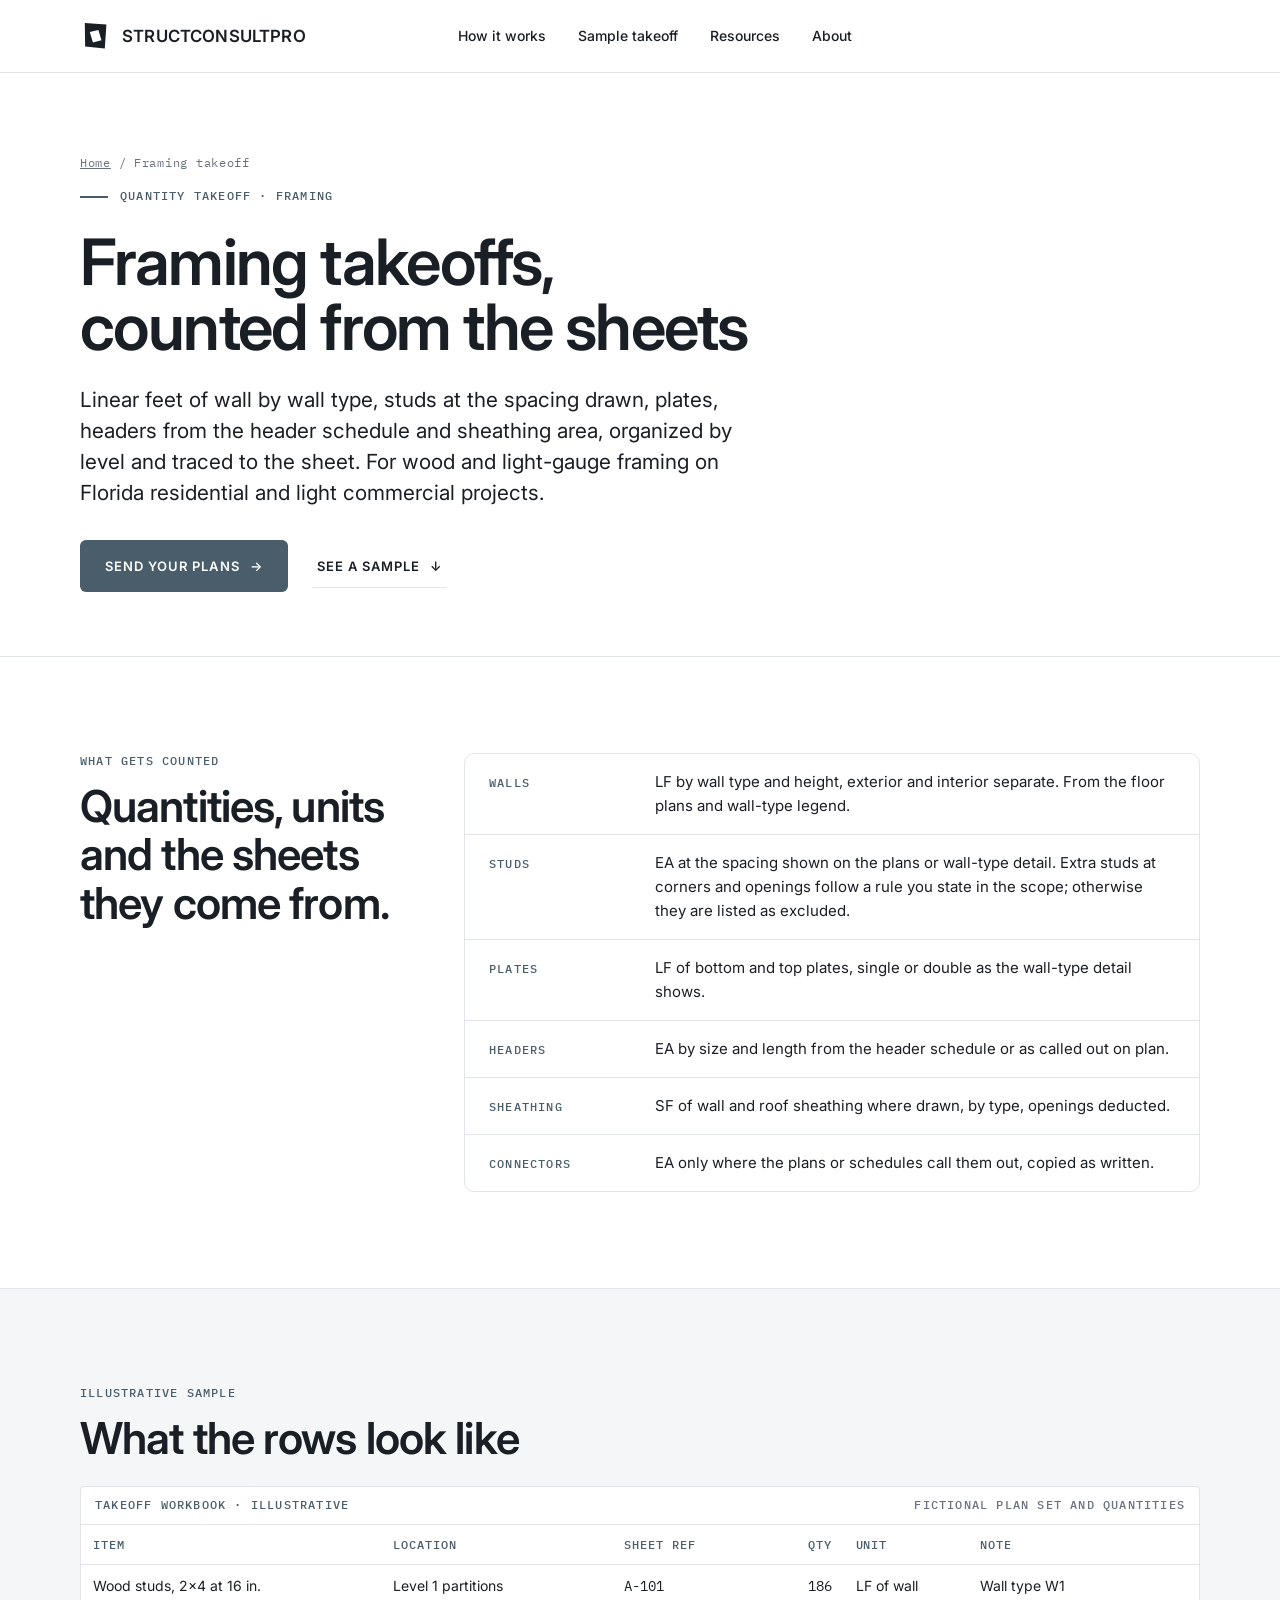
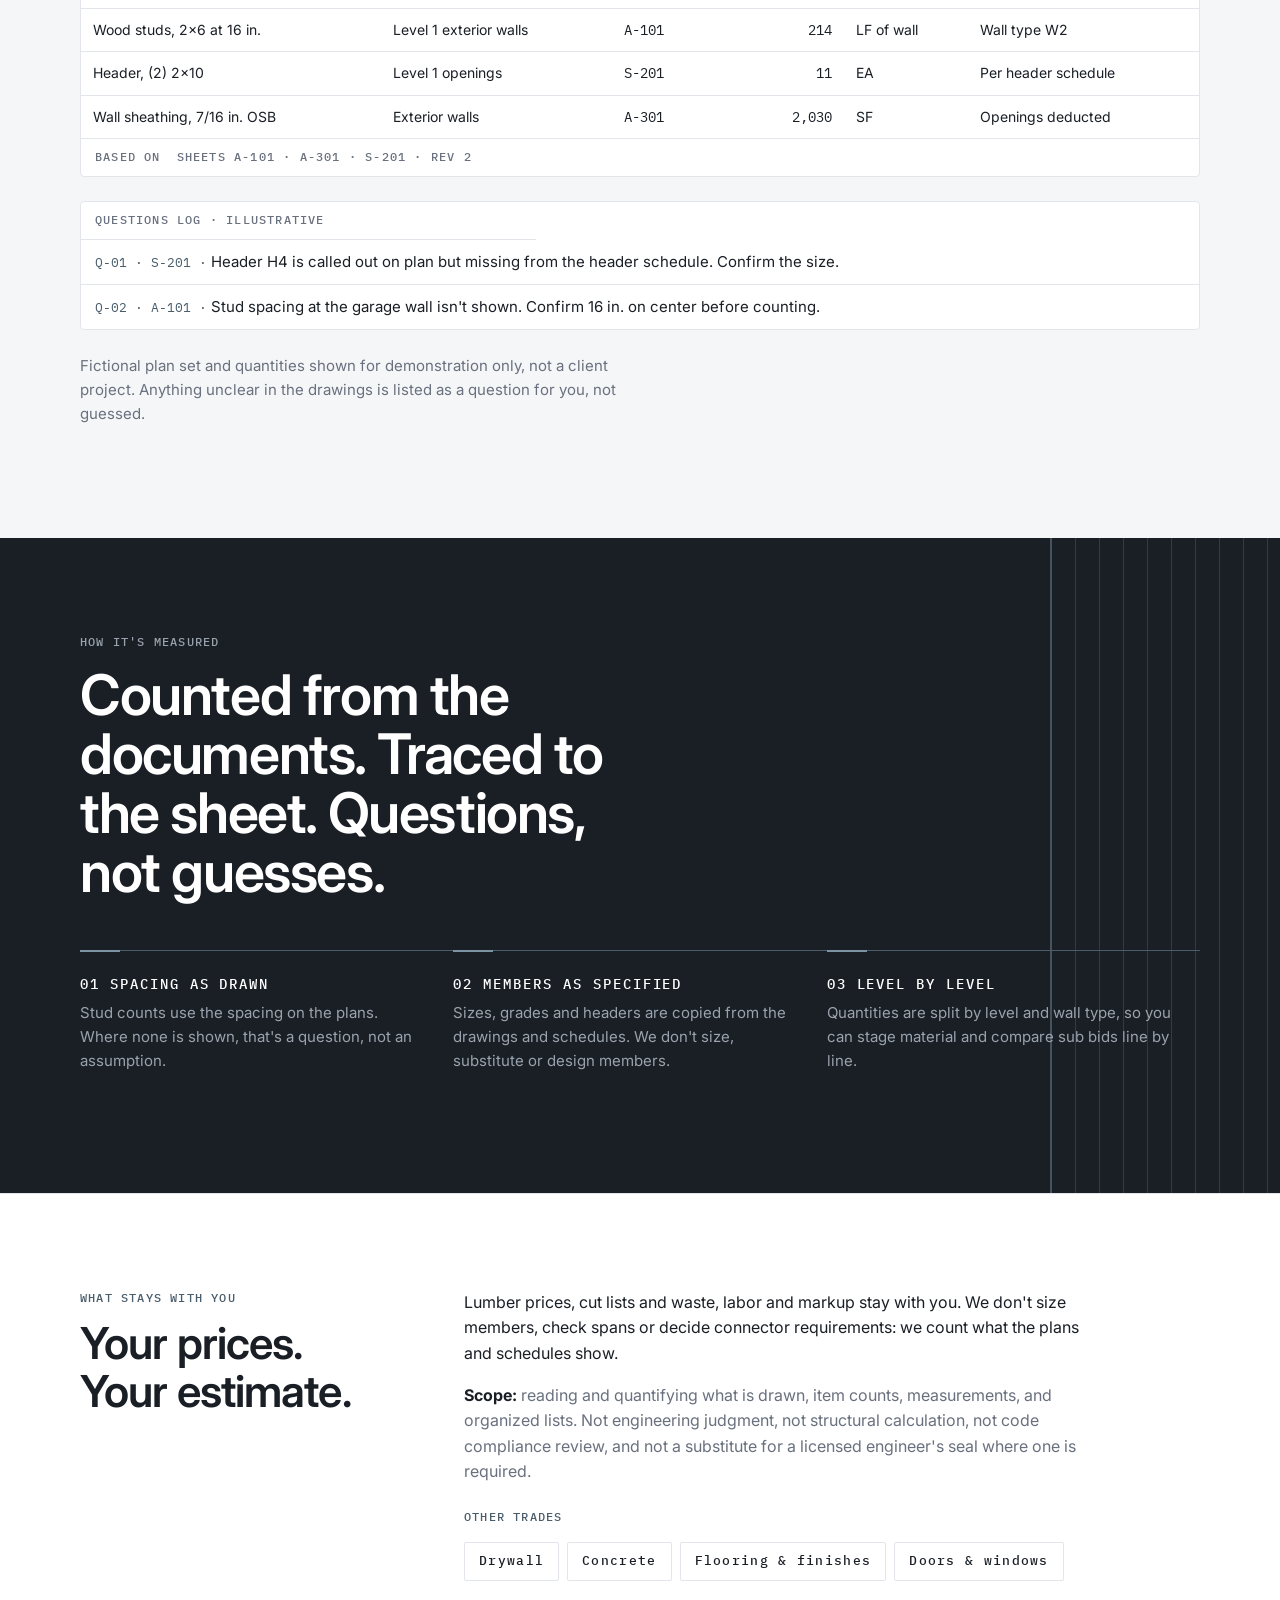
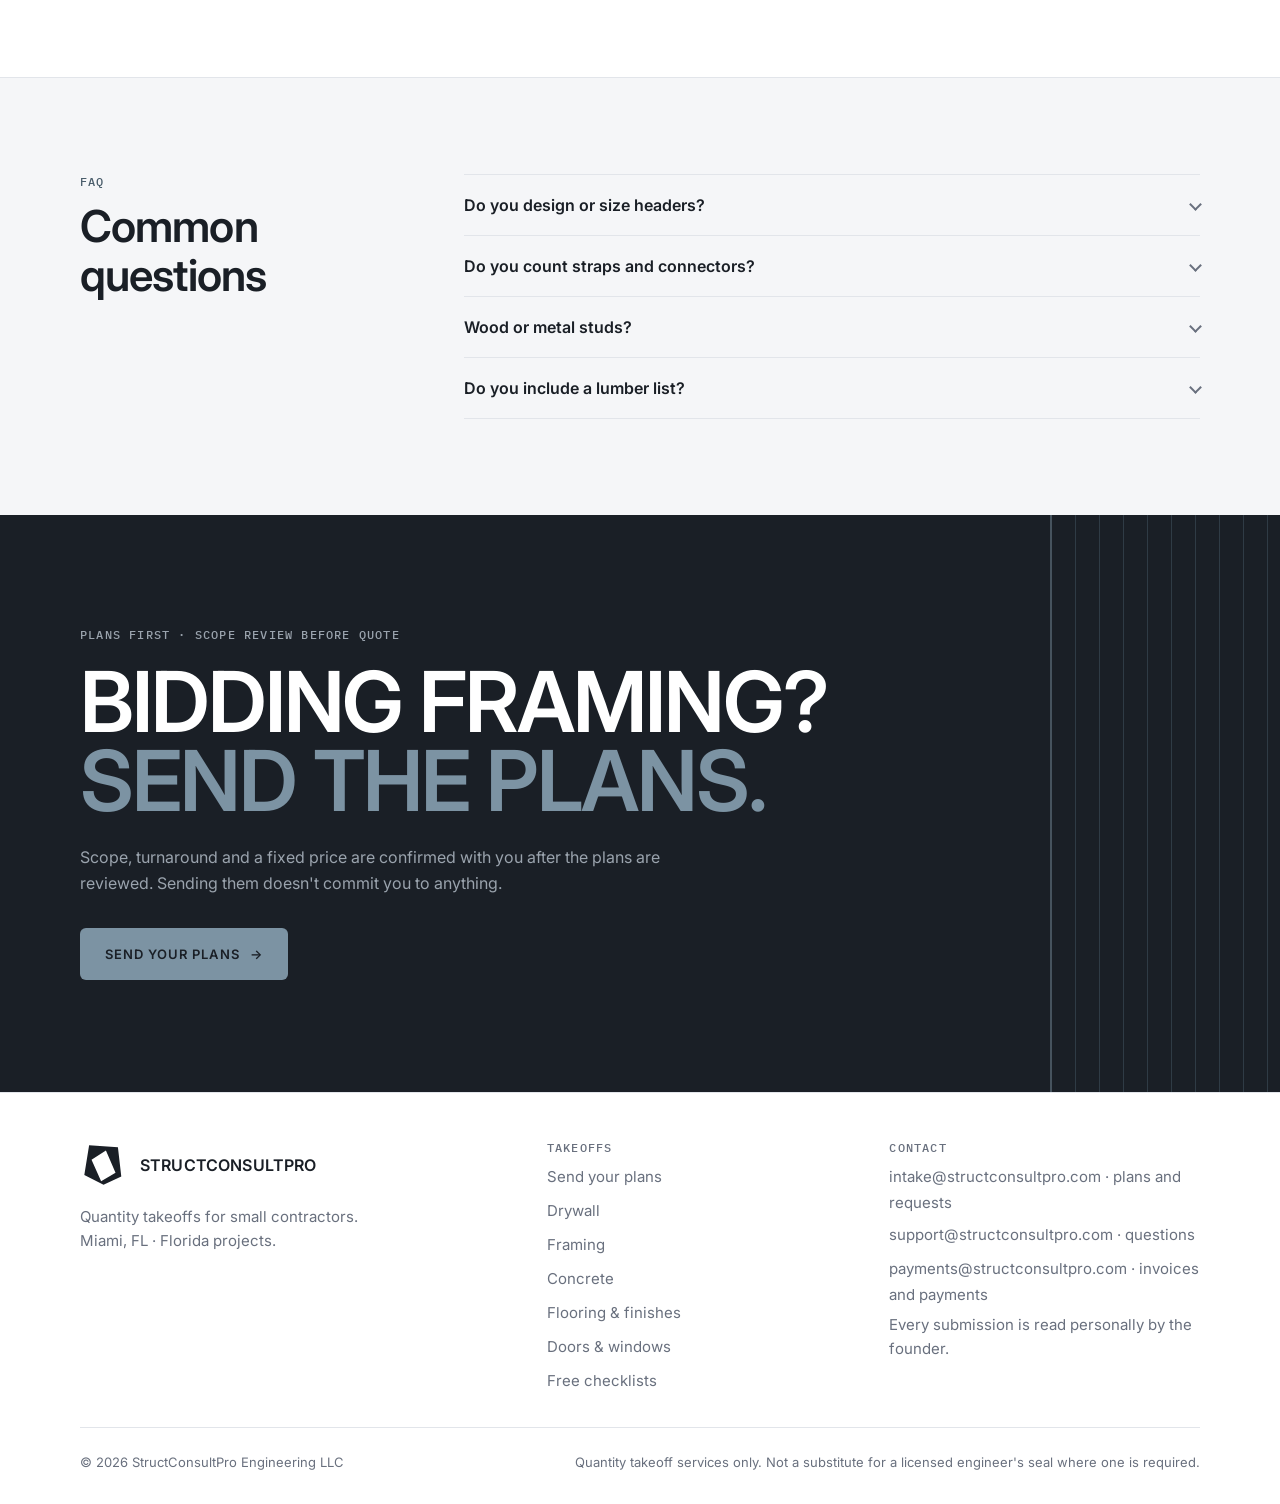
<file: framing-takeoff.html>
<!doctype html>
<html lang="en">
<head>
<meta charset="utf-8">
<title>Framing &amp; Lumber Takeoff in Florida | StructConsultPro</title>
<meta name="viewport" content="width=device-width, initial-scale=1">
<meta name="description" content="Framing takeoffs from your plans: wall linear feet by type, studs at drawn spacing, plates, headers, sheathing, traced to sheet. For Florida contractors.">
<link rel="icon" type="image/svg+xml" href="/assets/BRAND_Favicon.svg">
<link rel="apple-touch-icon" href="/assets/apple-touch-icon.png">
<meta name="robots" content="index, follow">
<meta name="theme-color" content="#1A1F26">
<meta property="og:type" content="website">
<meta property="og:site_name" content="StructConsultPro">
<meta property="og:title" content="Framing &amp; Lumber Takeoff in Florida | StructConsultPro">
<meta property="og:description" content="Framing takeoffs counted from your plans: linear feet of wall by type, studs at the drawn spacing, plates, headers and sheathing, traced to the sheet. For Florida contractors.">
<meta property="og:locale" content="en_US">
<meta property="og:url" content="https://structconsultpro.com/framing-takeoff">
<link rel="canonical" href="https://structconsultpro.com/framing-takeoff">
<meta property="og:image" content="https://structconsultpro.com/assets/og-image.png">
<meta property="og:image:width" content="1200">
<meta property="og:image:height" content="630">
<meta property="og:image:alt" content="StructConsultPro: Turn plans into quantities. Illustrative sample plan and takeoff rows.">
<meta name="twitter:card" content="summary_large_image">
<meta name="twitter:image" content="https://structconsultpro.com/assets/og-image.png">
<script type="application/ld+json">
{
  "@context": "https://schema.org",
  "@type": "Service",
  "name": "Framing quantity takeoff",
  "serviceType": "Quantity takeoff",
  "description": "Framing takeoffs counted from your plans: linear feet of wall by type, studs at the drawn spacing, plates, headers and sheathing, traced to the sheet. For Florida contractors.",
  "provider": {
    "@type": "ProfessionalService",
    "name": "StructConsultPro",
    "url": "https://structconsultpro.com/"
  },
  "areaServed": {
    "@type": "State",
    "name": "Florida"
  },
  "url": "https://structconsultpro.com/framing-takeoff"
}
</script>
<script type="application/ld+json">
{
  "@context": "https://schema.org",
  "@type": "FAQPage",
  "mainEntity": [
    {
      "@type": "Question",
      "name": "Do you design or size headers?",
      "acceptedAnswer": {
        "@type": "Answer",
        "text": "No. Headers, members and connectors are counted as they appear on the plans and schedules. Sizing and design belong to the design professional on the project. If something is missing or contradictory, it is listed as a question."
      }
    },
    {
      "@type": "Question",
      "name": "Do you count straps and connectors?",
      "acceptedAnswer": {
        "@type": "Answer",
        "text": "Only where the plans or schedules call them out, by type and count, copied as written. If the drawings show a typical detail without locations, that goes on the questions list instead of being estimated."
      }
    },
    {
      "@type": "Question",
      "name": "Wood or metal studs?",
      "acceptedAnswer": {
        "@type": "Answer",
        "text": "Either, as drawn. Light-gauge steel framing is counted the same way: linear feet of wall by type, studs at the drawn spacing, and track by length."
      }
    },
    {
      "@type": "Question",
      "name": "Do you include a lumber list?",
      "acceptedAnswer": {
        "@type": "Answer",
        "text": "The takeoff lists members by size from the drawings. A cut-optimized lumber list involves waste and layout decisions that stay with you or your supplier."
      }
    }
  ]
}
</script>
<script type="application/ld+json">
{
  "@context": "https://schema.org",
  "@type": "BreadcrumbList",
  "itemListElement": [
    {
      "@type": "ListItem",
      "position": 1,
      "name": "Home",
      "item": "https://structconsultpro.com/"
    },
    {
      "@type": "ListItem",
      "position": 2,
      "name": "Framing takeoff",
      "item": "https://structconsultpro.com/framing-takeoff"
    }
  ]
}
</script>
<link rel="stylesheet" href="/assets/site.css?v=20261123f">
<link rel="preconnect" href="https://fonts.googleapis.com">
<link rel="preconnect" href="https://fonts.gstatic.com" crossorigin>
<link href="https://fonts.googleapis.com/css2?family=Inter:wght@400;500;600&family=IBM+Plex+Mono:wght@400;500&display=swap" rel="stylesheet">
</head>
<body>

<a class="skip-link" href="#main">Skip to main content</a>
<header>
  <div class="wrap nav">
    <a class="wordmark" href="/"><img class="mark mark-light" src="/assets/BRAND_Compact_Flat_Black.svg" width="32" height="32" alt=""><img class="mark mark-dark" src="/assets/BRAND_Compact_Flat_White.svg" width="32" height="32" alt="">STRUCTCONSULTPRO</a>
    <nav class="links" aria-label="Site">
      <ul>
        <li><a href="/#how">How it works</a></li>
        <li><a href="/#takeoff">Sample takeoff</a></li>
        <li><a href="/resources">Resources</a></li>
        <li><a href="/#about">About</a></li>
      </ul>
    </nav>
    <div class="nav-actions">
      <details class="nav-toggle">
        <summary aria-label="Open site menu">Menu</summary>
        <ul>
          <li><a href="/#how">How it works</a></li>
          <li><a href="/#takeoff">Sample takeoff</a></li>
          <li><a href="/drywall-takeoff">Drywall takeoff</a></li>
          <li><a href="/framing-takeoff">Framing takeoff</a></li>
          <li><a href="/concrete-takeoff">Concrete takeoff</a></li>
          <li><a href="/flooring-takeoff">Flooring &amp; finishes takeoff</a></li>
          <li><a href="/door-window-takeoff">Doors &amp; windows takeoff</a></li>
          <li><a href="/resources">Resources</a></li>
          <li><a href="/#about">About</a></li>
          <li><a href="/send-your-plans?trade=framing">Send your plans</a></li>
        </ul>
      </details>
      <a class="btn btn-primary btn-sm" href="/send-your-plans?trade=framing">Send your plans <span class="arrow" aria-hidden="true">→</span></a>
    </div>
  </div>
</header>

<main id="main">

  <section class="page-hero" data-cta>
    <div class="wrap">
      <p class="crumbs"><a href="/">Home</a> / Framing takeoff</p>
      <p class="label eyebrow">Quantity takeoff · Framing</p>
      <h1>Framing takeoffs, counted from the sheets</h1>
      <p class="lead">Linear feet of wall by wall type, studs at the spacing drawn, plates, headers from the header schedule and sheathing area, organized by level and traced to the sheet. For wood and light-gauge framing on Florida residential and light commercial projects.</p>
      <div class="hero-actions">
        <a class="btn btn-primary" href="/send-your-plans?trade=framing">Send your plans <span class="arrow" aria-hidden="true">→</span></a>
        <a class="btn btn-text" href="#sample">See a sample <span aria-hidden="true">↓</span></a>
      </div>
    </div>
  </section>

  <section aria-labelledby="counted-title">
    <div class="wrap grid">
      <div class="c-4">
        <p class="label">What gets counted</p>
        <h2 id="counted-title">Quantities, units and the sheets they come from.</h2>
      </div>
      <dl class="schedule c-8">
          <div class="schedule-row"><dt>Walls</dt><dd>LF by wall type and height, exterior and interior separate. From the floor plans and wall-type legend.</dd></div>
          <div class="schedule-row"><dt>Studs</dt><dd>EA at the spacing shown on the plans or wall-type detail. Extra studs at corners and openings follow a rule you state in the scope; otherwise they are listed as excluded.</dd></div>
          <div class="schedule-row"><dt>Plates</dt><dd>LF of bottom and top plates, single or double as the wall-type detail shows.</dd></div>
          <div class="schedule-row"><dt>Headers</dt><dd>EA by size and length from the header schedule or as called out on plan.</dd></div>
          <div class="schedule-row"><dt>Sheathing</dt><dd>SF of wall and roof sheathing where drawn, by type, openings deducted.</dd></div>
          <div class="schedule-row"><dt>Connectors</dt><dd>EA only where the plans or schedules call them out, copied as written.</dd></div>
      </dl>
    </div>
  </section>

  <section class="surface" id="sample" aria-labelledby="sample-title">
    <div class="wrap">
      <p class="label">Illustrative sample</p>
      <h2 id="sample-title">What the rows look like</h2>
      <div class="workbook" style="margin-top:var(--sp-3)">
        <div class="wb-bar"><span class="label">Takeoff workbook · illustrative</span><span class="label">Fictional plan set and quantities</span></div>
        <div class="table-scroll" role="region" aria-label="Illustrative framing takeoff rows, fictional quantities" tabindex="0">
          <table class="wb-table">
            <thead>
              <tr class="hd"><th scope="col">Item</th><th scope="col">Location</th><th scope="col">Sheet ref</th><th scope="col" class="num">Qty</th><th scope="col">Unit</th><th scope="col">Note</th></tr>
            </thead>
            <tbody>
              <tr><td>Wood studs, 2x4 at 16 in.</td><td>Level 1 partitions</td><td class="ref">A-101</td><td class="num">186</td><td>LF of wall</td><td>Wall type W1</td></tr>
              <tr><td>Wood studs, 2x6 at 16 in.</td><td>Level 1 exterior walls</td><td class="ref">A-101</td><td class="num">214</td><td>LF of wall</td><td>Wall type W2</td></tr>
              <tr><td>Header, (2) 2x10</td><td>Level 1 openings</td><td class="ref">S-201</td><td class="num">11</td><td>EA</td><td>Per header schedule</td></tr>
              <tr><td>Wall sheathing, 7/16 in. OSB</td><td>Exterior walls</td><td class="ref">A-301</td><td class="num">2,030</td><td>SF</td><td>Openings deducted</td></tr>
            </tbody>
          </table>
        </div>
        <div class="wb-basis"><span class="label">Based on</span><span class="label">Sheets A-101 · A-301 · S-201 · Rev 2</span></div>
      </div>
      <p class="label scroll-hint">Swipe the table sideways to see every column</p>
      <div class="qlog">
        <p class="label">Questions log · illustrative</p>
        <ul>
          <li><span class="q-ref">Q-01 · S-201 ·</span> Header H4 is called out on plan but missing from the header schedule. Confirm the size.</li>
          <li><span class="q-ref">Q-02 · A-101 ·</span> Stud spacing at the garage wall isn&#x27;t shown. Confirm 16 in. on center before counting.</li>
        </ul>
      </div>
      <p class="sample-note">Fictional plan set and quantities shown for demonstration only, not a client project. Anything unclear in the drawings is listed as a question for you, not guessed.</p>
    </div>
  </section>

  <section class="mass" aria-labelledby="method-title">
    <div class="seam-band" aria-hidden="true"></div>
    <div class="wrap">
      <p class="label">How it's measured</p>
      <h2 class="ci-statement" id="method-title">Counted from the documents. Traced to the sheet. Questions, not guesses.</h2>
      <ol class="rule-grid cols-3" style="margin-top:var(--sp-5)">
        <li class="principle"><h3>01 Spacing as drawn</h3><p>Stud counts use the spacing on the plans. Where none is shown, that&#x27;s a question, not an assumption.</p></li>
        <li class="principle"><h3>02 Members as specified</h3><p>Sizes, grades and headers are copied from the drawings and schedules. We don&#x27;t size, substitute or design members.</p></li>
        <li class="principle"><h3>03 Level by level</h3><p>Quantities are split by level and wall type, so you can stage material and compare sub bids line by line.</p></li>
      </ol>
    </div>
  </section>

  <section class="stays" aria-labelledby="stays-title">
    <div class="wrap grid">
      <div class="c-4">
        <p class="label">What stays with you</p>
        <h2 id="stays-title">Your prices. Your estimate.</h2>
      </div>
      <div class="c-8">
        <p>Lumber prices, cut lists and waste, labor and markup stay with you. We don&#x27;t size members, check spans or decide connector requirements: we count what the plans and schedules show.</p>
        <p class="scope-lead muted"><strong style="color:var(--text)">Scope:</strong> reading and quantifying what is drawn, item counts, measurements, and organized lists. Not engineering judgment, not structural calculation, not code compliance review, and not a substitute for a licensed engineer's seal where one is required.</p>
        <p class="label" style="margin-top:var(--sp-3)">Other trades</p>
        <ul class="related">
        <li class="trade-tag"><a href="/drywall-takeoff">Drywall</a></li>
        <li class="trade-tag"><a href="/concrete-takeoff">Concrete</a></li>
        <li class="trade-tag"><a href="/flooring-takeoff">Flooring &amp; finishes</a></li>
        <li class="trade-tag"><a href="/door-window-takeoff">Doors &amp; windows</a></li>
        </ul>
      </div>
    </div>
  </section>

  <section class="surface" id="faq" aria-labelledby="faq-title">
    <div class="wrap grid">
      <div class="c-4">
        <p class="label">FAQ</p>
        <h2 id="faq-title">Common questions</h2>
      </div>
      <div class="c-8 faq-list">
        <div class="faq-item">
          <h3><button class="faq-q" aria-expanded="false" aria-controls="framing-takeoff-a-1" id="framing-takeoff-q-1"><span>Do you design or size headers?</span><span class="chevron" aria-hidden="true"></span></button></h3>
          <div class="faq-a" id="framing-takeoff-a-1" role="region" aria-labelledby="framing-takeoff-q-1"><div class="a-inner"><p>No. Headers, members and connectors are counted as they appear on the plans and schedules. Sizing and design belong to the design professional on the project. If something is missing or contradictory, it is listed as a question.</p></div></div>
        </div>
        <div class="faq-item">
          <h3><button class="faq-q" aria-expanded="false" aria-controls="framing-takeoff-a-2" id="framing-takeoff-q-2"><span>Do you count straps and connectors?</span><span class="chevron" aria-hidden="true"></span></button></h3>
          <div class="faq-a" id="framing-takeoff-a-2" role="region" aria-labelledby="framing-takeoff-q-2"><div class="a-inner"><p>Only where the plans or schedules call them out, by type and count, copied as written. If the drawings show a typical detail without locations, that goes on the questions list instead of being estimated.</p></div></div>
        </div>
        <div class="faq-item">
          <h3><button class="faq-q" aria-expanded="false" aria-controls="framing-takeoff-a-3" id="framing-takeoff-q-3"><span>Wood or metal studs?</span><span class="chevron" aria-hidden="true"></span></button></h3>
          <div class="faq-a" id="framing-takeoff-a-3" role="region" aria-labelledby="framing-takeoff-q-3"><div class="a-inner"><p>Either, as drawn. Light-gauge steel framing is counted the same way: linear feet of wall by type, studs at the drawn spacing, and track by length.</p></div></div>
        </div>
        <div class="faq-item">
          <h3><button class="faq-q" aria-expanded="false" aria-controls="framing-takeoff-a-4" id="framing-takeoff-q-4"><span>Do you include a lumber list?</span><span class="chevron" aria-hidden="true"></span></button></h3>
          <div class="faq-a" id="framing-takeoff-a-4" role="region" aria-labelledby="framing-takeoff-q-4"><div class="a-inner"><p>The takeoff lists members by size from the drawings. A cut-optimized lumber list involves waste and layout decisions that stay with you or your supplier.</p></div></div>
        </div>
      </div>
    </div>
  </section>

  <section class="mass final" data-cta aria-labelledby="final-title">
    <div class="seam-band" aria-hidden="true"></div>
    <div class="wrap">
      <p class="label">Plans first · Scope review before quote</p>
      <h2 class="display" id="final-title"><span>Bidding framing?</span> <span class="seam">Send the plans.</span></h2>
      <p style="color:var(--mass-muted);margin-top:var(--sp-3)">Scope, turnaround and a fixed price are confirmed with you after the plans are reviewed. Sending them doesn't commit you to anything.</p>
      <div class="hero-actions">
        <a class="btn btn-primary" href="/send-your-plans?trade=framing">Send your plans <span class="arrow" aria-hidden="true">→</span></a>
      </div>
    </div>
  </section>
</main>
<div class="sticky-cta" id="sticky-cta">
  <a class="btn btn-primary" href="/send-your-plans?trade=framing">Send your plans <span class="arrow" aria-hidden="true">→</span></a>
</div>

<footer>
  <div class="wrap">
    <div class="foot-grid">
      <div>
        <span class="foot-wordmark"><img class="mark mark-light" src="/assets/BRAND_Primary_Flat_Black.svg" width="48" height="48" alt=""><img class="mark mark-dark" src="/assets/BRAND_Primary_Flat_White.svg" width="48" height="48" alt="">STRUCTCONSULTPRO</span>
        <p style="margin:0">Quantity takeoffs for small contractors.<br>Miami, FL · Florida projects.</p>
      </div>
      <div>
        <h2>Takeoffs</h2>
        <ul>
          <li><a href="/send-your-plans">Send your plans</a></li>
          <li><a href="/drywall-takeoff">Drywall</a></li>
          <li><a href="/framing-takeoff">Framing</a></li>
          <li><a href="/concrete-takeoff">Concrete</a></li>
          <li><a href="/flooring-takeoff">Flooring &amp; finishes</a></li>
          <li><a href="/door-window-takeoff">Doors &amp; windows</a></li>
          <li><a href="/resources">Free checklists</a></li>
        </ul>
      </div>
      <div>
        <h2>Contact</h2>
        <ul>
          <li><a href="mailto:intake@structconsultpro.com">intake@structconsultpro.com</a> · plans and requests</li>
          <li><a href="mailto:support@structconsultpro.com">support@structconsultpro.com</a> · questions</li>
          <li><a href="mailto:payments@structconsultpro.com">payments@structconsultpro.com</a> · invoices and payments</li>
          <li>Every submission is read personally by the founder.</li>
        </ul>
      </div>
    </div>
    <div class="foot-bottom">
      <span>&copy; 2026 StructConsultPro Engineering LLC</span>
      <span>Quantity takeoff services only. Not a substitute for a licensed engineer's seal where one is required.</span>
    </div>
  </div>
</footer>

<script src="/assets/site.js?v=20261123f"></script>
</body>
</html>
</file>
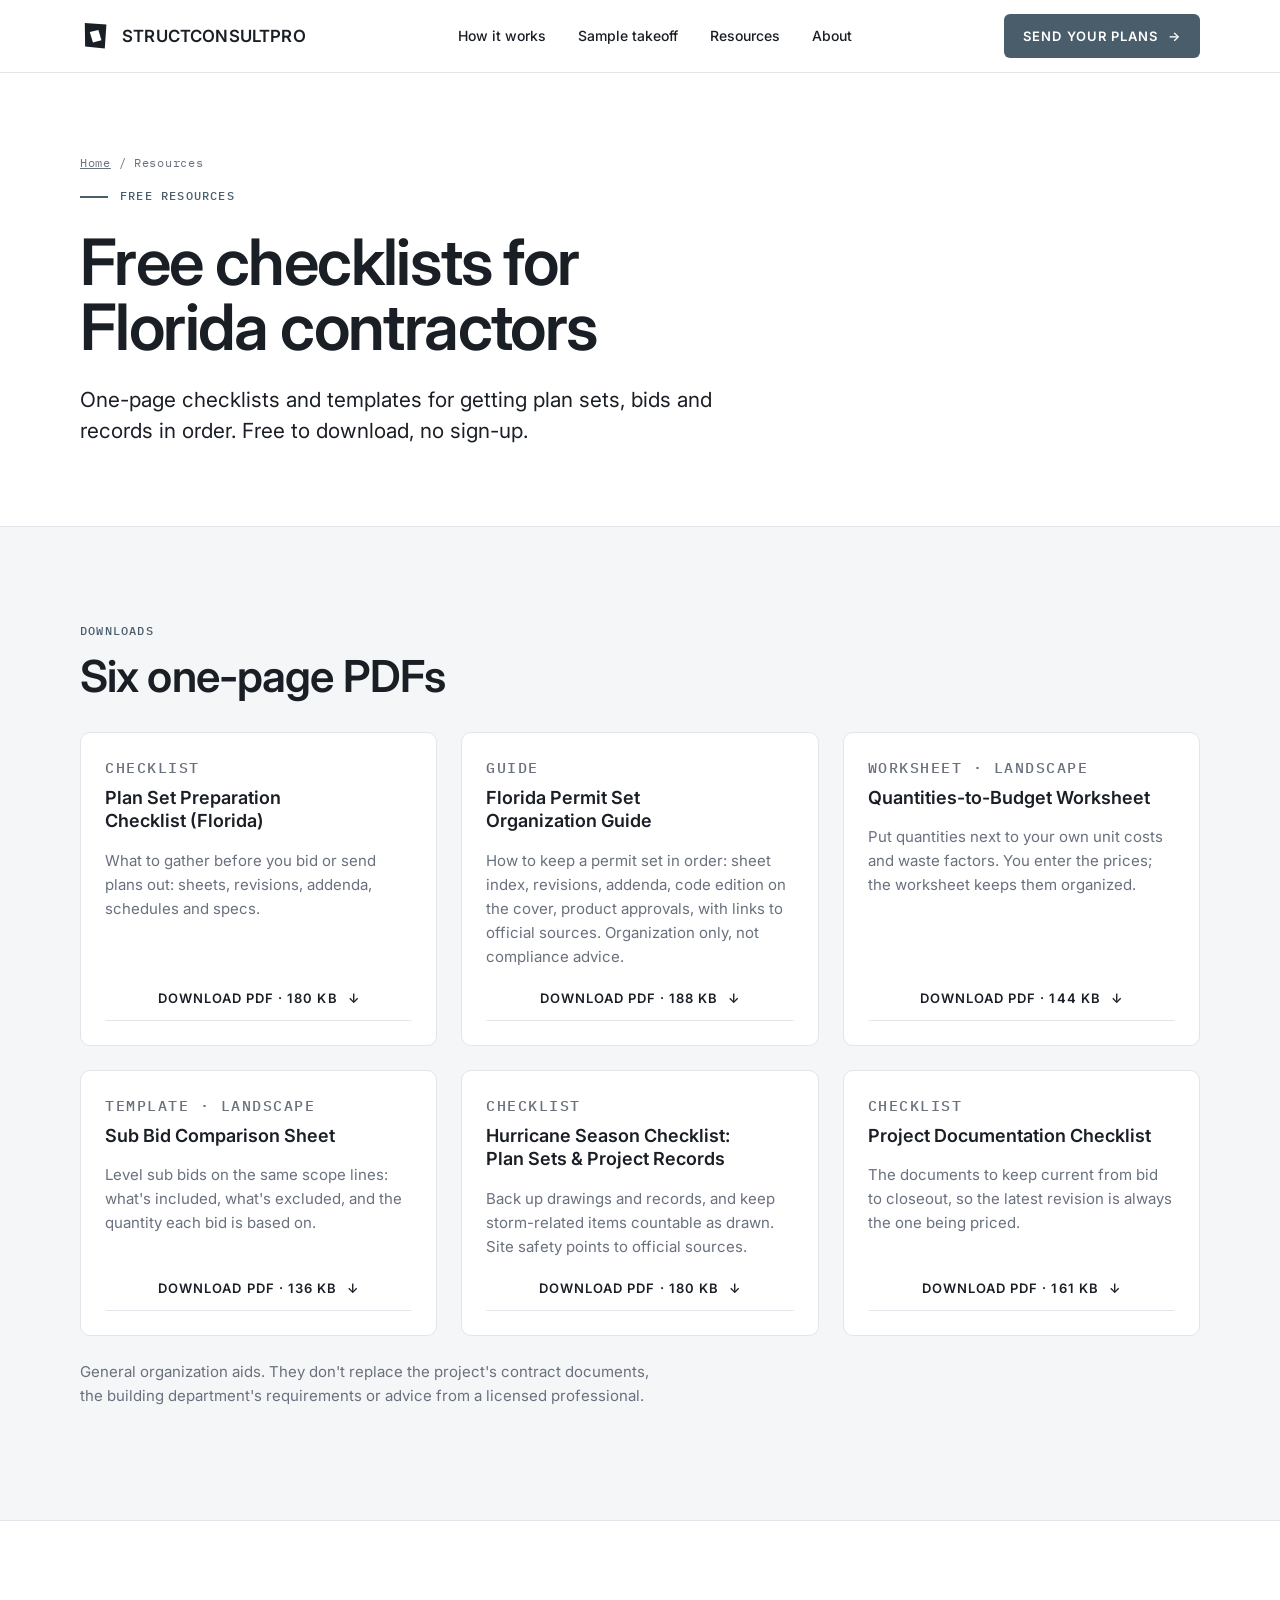
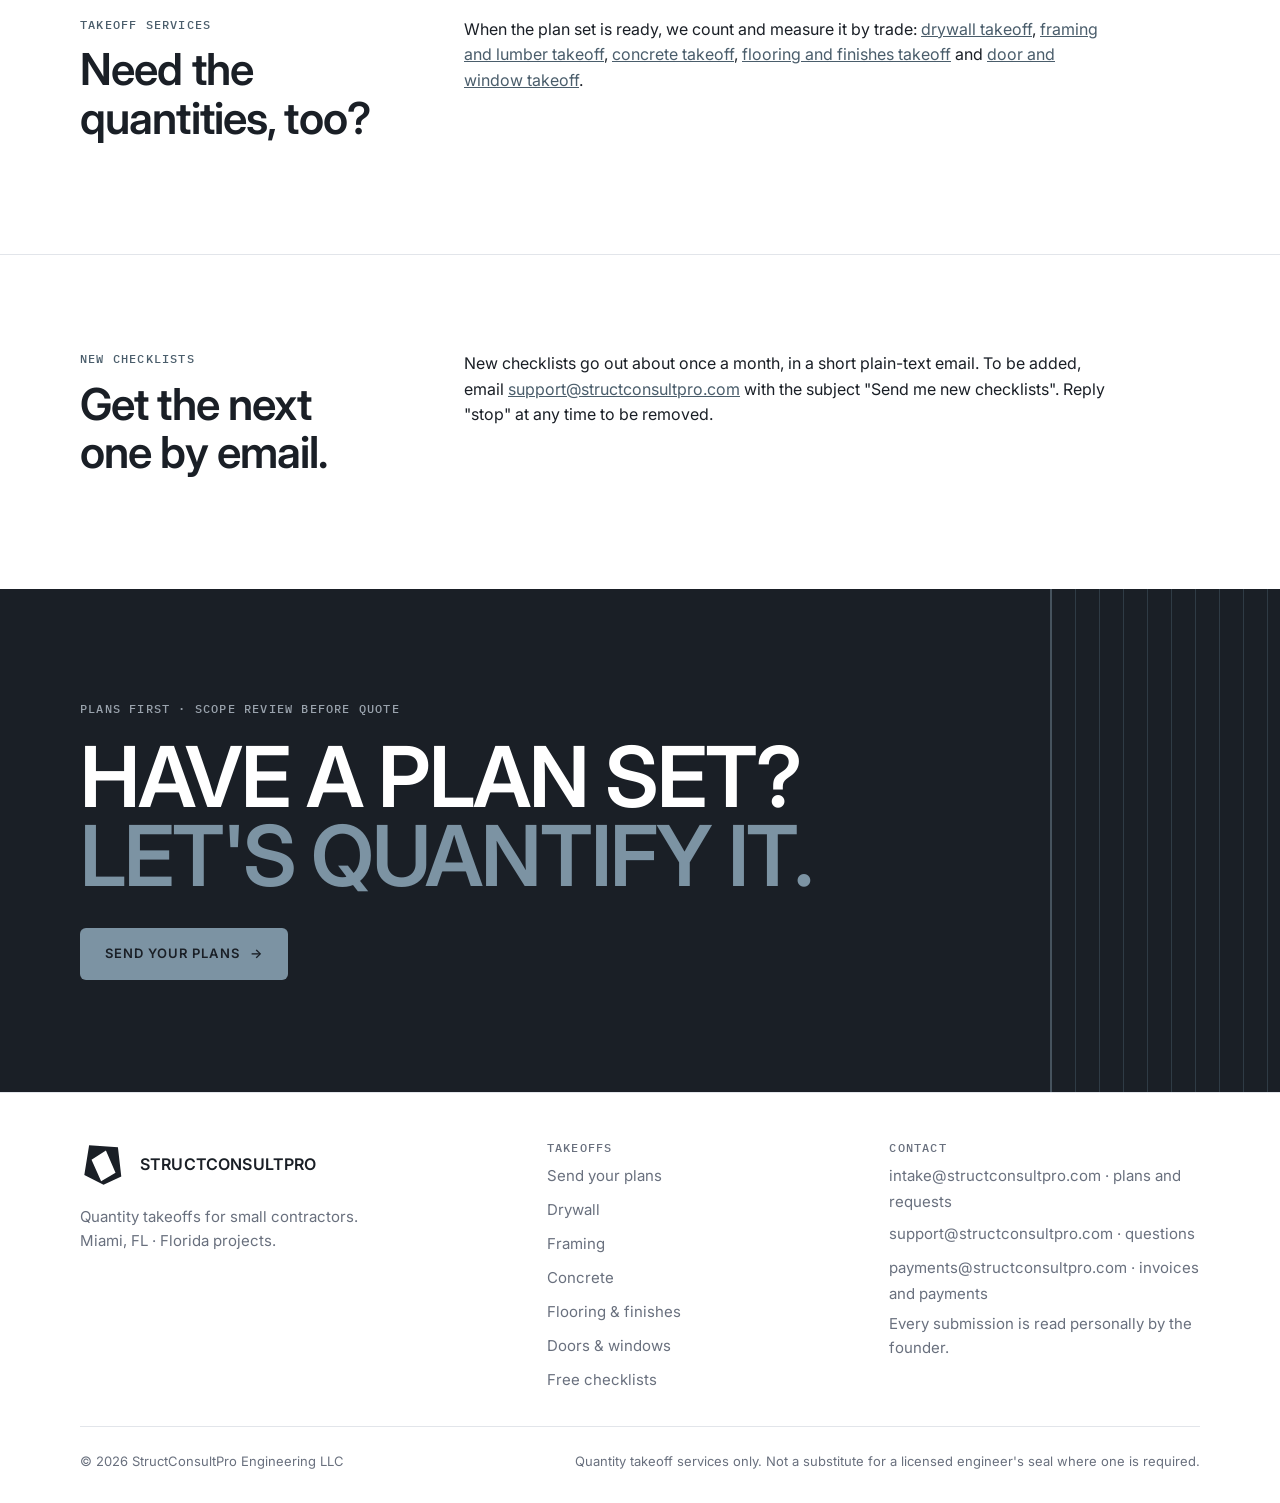
<file: resources.html>
<!doctype html>
<html lang="en">
<head>
<meta charset="utf-8">
<title>Free Checklists for Florida Contractors | StructConsultPro</title>
<meta name="viewport" content="width=device-width, initial-scale=1">
<meta name="description" content="Free checklists and templates for Florida contractors: plan set prep, permit set organization, bid comparison, budget worksheet, hurricane season records.">
<link rel="icon" type="image/svg+xml" href="/assets/BRAND_Favicon.svg">
<link rel="apple-touch-icon" href="/assets/apple-touch-icon.png">
<meta name="robots" content="index, follow">
<meta name="theme-color" content="#1A1F26">
<meta property="og:type" content="website">
<meta property="og:site_name" content="StructConsultPro">
<meta property="og:title" content="Free Checklists for Florida Contractors | StructConsultPro">
<meta property="og:description" content="Free one-page checklists and templates for Florida contractors: plan set preparation, permit set organization, bid comparison, budget worksheet, hurricane season records.">
<meta property="og:locale" content="en_US">
<meta property="og:url" content="https://structconsultpro.com/resources">
<link rel="canonical" href="https://structconsultpro.com/resources">
<meta property="og:image" content="https://structconsultpro.com/assets/og-image.png">
<meta property="og:image:width" content="1200">
<meta property="og:image:height" content="630">
<meta property="og:image:alt" content="StructConsultPro: Turn plans into quantities. Illustrative sample plan and takeoff rows.">
<meta name="twitter:card" content="summary_large_image">
<meta name="twitter:image" content="https://structconsultpro.com/assets/og-image.png">
<script type="application/ld+json">
{
  "@context": "https://schema.org",
  "@type": "CollectionPage",
  "name": "Free checklists for Florida contractors",
  "url": "https://structconsultpro.com/resources",
  "hasPart": [
    {
      "@type": "DigitalDocument",
      "name": "Plan Set Preparation Checklist (Florida)",
      "url": "https://structconsultpro.com/downloads/plan-set-preparation-checklist.pdf",
      "encodingFormat": "application/pdf"
    },
    {
      "@type": "DigitalDocument",
      "name": "Florida Permit Set Organization Guide",
      "url": "https://structconsultpro.com/downloads/florida-permit-set-organization-guide.pdf",
      "encodingFormat": "application/pdf"
    },
    {
      "@type": "DigitalDocument",
      "name": "Quantities-to-Budget Worksheet",
      "url": "https://structconsultpro.com/downloads/quantities-to-budget-worksheet.pdf",
      "encodingFormat": "application/pdf"
    },
    {
      "@type": "DigitalDocument",
      "name": "Sub Bid Comparison Sheet",
      "url": "https://structconsultpro.com/downloads/sub-bid-comparison-sheet.pdf",
      "encodingFormat": "application/pdf"
    },
    {
      "@type": "DigitalDocument",
      "name": "Hurricane Season Checklist: Plan Sets & Project Records",
      "url": "https://structconsultpro.com/downloads/hurricane-season-checklist.pdf",
      "encodingFormat": "application/pdf"
    },
    {
      "@type": "DigitalDocument",
      "name": "Project Documentation Checklist",
      "url": "https://structconsultpro.com/downloads/project-documentation-checklist.pdf",
      "encodingFormat": "application/pdf"
    }
  ]
}
</script>
<script type="application/ld+json">
{
  "@context": "https://schema.org",
  "@type": "BreadcrumbList",
  "itemListElement": [
    {
      "@type": "ListItem",
      "position": 1,
      "name": "Home",
      "item": "https://structconsultpro.com/"
    },
    {
      "@type": "ListItem",
      "position": 2,
      "name": "Resources",
      "item": "https://structconsultpro.com/resources"
    }
  ]
}
</script>
<link rel="stylesheet" href="/assets/site.css?v=20261123f">
<link rel="preconnect" href="https://fonts.googleapis.com">
<link rel="preconnect" href="https://fonts.gstatic.com" crossorigin>
<link href="https://fonts.googleapis.com/css2?family=Inter:wght@400;500;600&family=IBM+Plex+Mono:wght@400;500&display=swap" rel="stylesheet">
</head>
<body>

<a class="skip-link" href="#main">Skip to main content</a>
<header>
  <div class="wrap nav">
    <a class="wordmark" href="/"><img class="mark mark-light" src="/assets/BRAND_Compact_Flat_Black.svg" width="32" height="32" alt=""><img class="mark mark-dark" src="/assets/BRAND_Compact_Flat_White.svg" width="32" height="32" alt="">STRUCTCONSULTPRO</a>
    <nav class="links" aria-label="Site">
      <ul>
        <li><a href="/#how">How it works</a></li>
        <li><a href="/#takeoff">Sample takeoff</a></li>
        <li><a href="/resources">Resources</a></li>
        <li><a href="/#about">About</a></li>
      </ul>
    </nav>
    <div class="nav-actions">
      <details class="nav-toggle">
        <summary aria-label="Open site menu">Menu</summary>
        <ul>
          <li><a href="/#how">How it works</a></li>
          <li><a href="/#takeoff">Sample takeoff</a></li>
          <li><a href="/drywall-takeoff">Drywall takeoff</a></li>
          <li><a href="/framing-takeoff">Framing takeoff</a></li>
          <li><a href="/concrete-takeoff">Concrete takeoff</a></li>
          <li><a href="/flooring-takeoff">Flooring &amp; finishes takeoff</a></li>
          <li><a href="/door-window-takeoff">Doors &amp; windows takeoff</a></li>
          <li><a href="/resources">Resources</a></li>
          <li><a href="/#about">About</a></li>
          <li><a href="/send-your-plans">Send your plans</a></li>
        </ul>
      </details>
      <a class="btn btn-primary btn-sm" href="/send-your-plans">Send your plans <span class="arrow" aria-hidden="true">→</span></a>
    </div>
  </div>
</header>

<main id="main">

  <section class="page-hero">
    <div class="wrap">
      <p class="crumbs"><a href="/">Home</a> / Resources</p>
      <p class="label eyebrow">Free resources</p>
      <h1>Free checklists for Florida contractors</h1>
      <p class="lead">One-page checklists and templates for getting plan sets, bids and records in order. Free to download, no sign-up.</p>
    </div>
  </section>

  <section class="surface" aria-labelledby="downloads-title">
    <div class="wrap">
      <p class="label">Downloads</p>
      <h2 id="downloads-title">Six one-page PDFs</h2>
      <div class="res-list">
        <div class="card">
          <p class="label">Checklist</p>
          <h3>Plan Set Preparation Checklist (Florida)</h3>
          <p>What to gather before you bid or send plans out: sheets, revisions, addenda, schedules and specs.</p>
          <a class="btn btn-text" href="/downloads/plan-set-preparation-checklist.pdf?utm_source=site&amp;utm_medium=resources&amp;utm_campaign=lm-plan-set-preparation-checklist" download>Download PDF · 180 KB <span aria-hidden="true">↓</span></a>
        </div>
        <div class="card">
          <p class="label">Guide</p>
          <h3>Florida Permit Set Organization Guide</h3>
          <p>How to keep a permit set in order: sheet index, revisions, addenda, code edition on the cover, product approvals, with links to official sources. Organization only, not compliance advice.</p>
          <a class="btn btn-text" href="/downloads/florida-permit-set-organization-guide.pdf?utm_source=site&amp;utm_medium=resources&amp;utm_campaign=lm-florida-permit-set-organization-guide" download>Download PDF · 188 KB <span aria-hidden="true">↓</span></a>
        </div>
        <div class="card">
          <p class="label">Worksheet · landscape</p>
          <h3>Quantities-to-Budget Worksheet</h3>
          <p>Put quantities next to your own unit costs and waste factors. You enter the prices; the worksheet keeps them organized.</p>
          <a class="btn btn-text" href="/downloads/quantities-to-budget-worksheet.pdf?utm_source=site&amp;utm_medium=resources&amp;utm_campaign=lm-quantities-to-budget-worksheet" download>Download PDF · 144 KB <span aria-hidden="true">↓</span></a>
        </div>
        <div class="card">
          <p class="label">Template · landscape</p>
          <h3>Sub Bid Comparison Sheet</h3>
          <p>Level sub bids on the same scope lines: what&#x27;s included, what&#x27;s excluded, and the quantity each bid is based on.</p>
          <a class="btn btn-text" href="/downloads/sub-bid-comparison-sheet.pdf?utm_source=site&amp;utm_medium=resources&amp;utm_campaign=lm-sub-bid-comparison-sheet" download>Download PDF · 136 KB <span aria-hidden="true">↓</span></a>
        </div>
        <div class="card">
          <p class="label">Checklist</p>
          <h3>Hurricane Season Checklist: Plan Sets &amp; Project Records</h3>
          <p>Back up drawings and records, and keep storm-related items countable as drawn. Site safety points to official sources.</p>
          <a class="btn btn-text" href="/downloads/hurricane-season-checklist.pdf?utm_source=site&amp;utm_medium=resources&amp;utm_campaign=lm-hurricane-season-checklist" download>Download PDF · 180 KB <span aria-hidden="true">↓</span></a>
        </div>
        <div class="card">
          <p class="label">Checklist</p>
          <h3>Project Documentation Checklist</h3>
          <p>The documents to keep current from bid to closeout, so the latest revision is always the one being priced.</p>
          <a class="btn btn-text" href="/downloads/project-documentation-checklist.pdf?utm_source=site&amp;utm_medium=resources&amp;utm_campaign=lm-project-documentation-checklist" download>Download PDF · 161 KB <span aria-hidden="true">↓</span></a>
        </div>
      </div>
      <p class="sample-note">General organization aids. They don't replace the project's contract documents, the building department's requirements or advice from a licensed professional.</p>
    </div>
  </section>

  <section aria-labelledby="takeoffs-title">
    <div class="wrap grid">
      <div class="c-4">
        <p class="label">Takeoff services</p>
        <h2 id="takeoffs-title">Need the quantities, too?</h2>
      </div>
      <div class="c-8">
        <p>When the plan set is ready, we count and measure it by trade: <a href="/drywall-takeoff">drywall takeoff</a>, <a href="/framing-takeoff">framing and lumber takeoff</a>, <a href="/concrete-takeoff">concrete takeoff</a>, <a href="/flooring-takeoff">flooring and finishes takeoff</a> and <a href="/door-window-takeoff">door and window takeoff</a>.</p>
      </div>
    </div>
  </section>

  <section aria-labelledby="updates-title">
    <div class="wrap grid">
      <div class="c-4">
        <p class="label">New checklists</p>
        <h2 id="updates-title">Get the next one by email.</h2>
      </div>
      <div class="c-8">
        <p>New checklists go out about once a month, in a short plain-text email. To be added, email <a href="mailto:support@structconsultpro.com?subject=Send%20me%20new%20checklists">support@structconsultpro.com</a> with the subject "Send me new checklists". Reply "stop" at any time to be removed.</p>
      </div>
    </div>
  </section>

  <section class="mass final" data-cta aria-labelledby="final-title">
    <div class="seam-band" aria-hidden="true"></div>
    <div class="wrap">
      <p class="label">Plans first · Scope review before quote</p>
      <h2 class="display" id="final-title"><span>Have a plan set?</span> <span class="seam">Let's quantify it.</span></h2>
      <div class="hero-actions">
        <a class="btn btn-primary" href="/send-your-plans">Send your plans <span class="arrow" aria-hidden="true">→</span></a>
      </div>
    </div>
  </section>
</main>
<div class="sticky-cta" id="sticky-cta">
  <a class="btn btn-primary" href="/send-your-plans">Send your plans <span class="arrow" aria-hidden="true">→</span></a>
</div>

<footer>
  <div class="wrap">
    <div class="foot-grid">
      <div>
        <span class="foot-wordmark"><img class="mark mark-light" src="/assets/BRAND_Primary_Flat_Black.svg" width="48" height="48" alt=""><img class="mark mark-dark" src="/assets/BRAND_Primary_Flat_White.svg" width="48" height="48" alt="">STRUCTCONSULTPRO</span>
        <p style="margin:0">Quantity takeoffs for small contractors.<br>Miami, FL · Florida projects.</p>
      </div>
      <div>
        <h2>Takeoffs</h2>
        <ul>
          <li><a href="/send-your-plans">Send your plans</a></li>
          <li><a href="/drywall-takeoff">Drywall</a></li>
          <li><a href="/framing-takeoff">Framing</a></li>
          <li><a href="/concrete-takeoff">Concrete</a></li>
          <li><a href="/flooring-takeoff">Flooring &amp; finishes</a></li>
          <li><a href="/door-window-takeoff">Doors &amp; windows</a></li>
          <li><a href="/resources">Free checklists</a></li>
        </ul>
      </div>
      <div>
        <h2>Contact</h2>
        <ul>
          <li><a href="mailto:intake@structconsultpro.com">intake@structconsultpro.com</a> · plans and requests</li>
          <li><a href="mailto:support@structconsultpro.com">support@structconsultpro.com</a> · questions</li>
          <li><a href="mailto:payments@structconsultpro.com">payments@structconsultpro.com</a> · invoices and payments</li>
          <li>Every submission is read personally by the founder.</li>
        </ul>
      </div>
    </div>
    <div class="foot-bottom">
      <span>&copy; 2026 StructConsultPro Engineering LLC</span>
      <span>Quantity takeoff services only. Not a substitute for a licensed engineer's seal where one is required.</span>
    </div>
  </div>
</footer>

<script src="/assets/site.js?v=20261123f"></script>
</body>
</html>
</file>
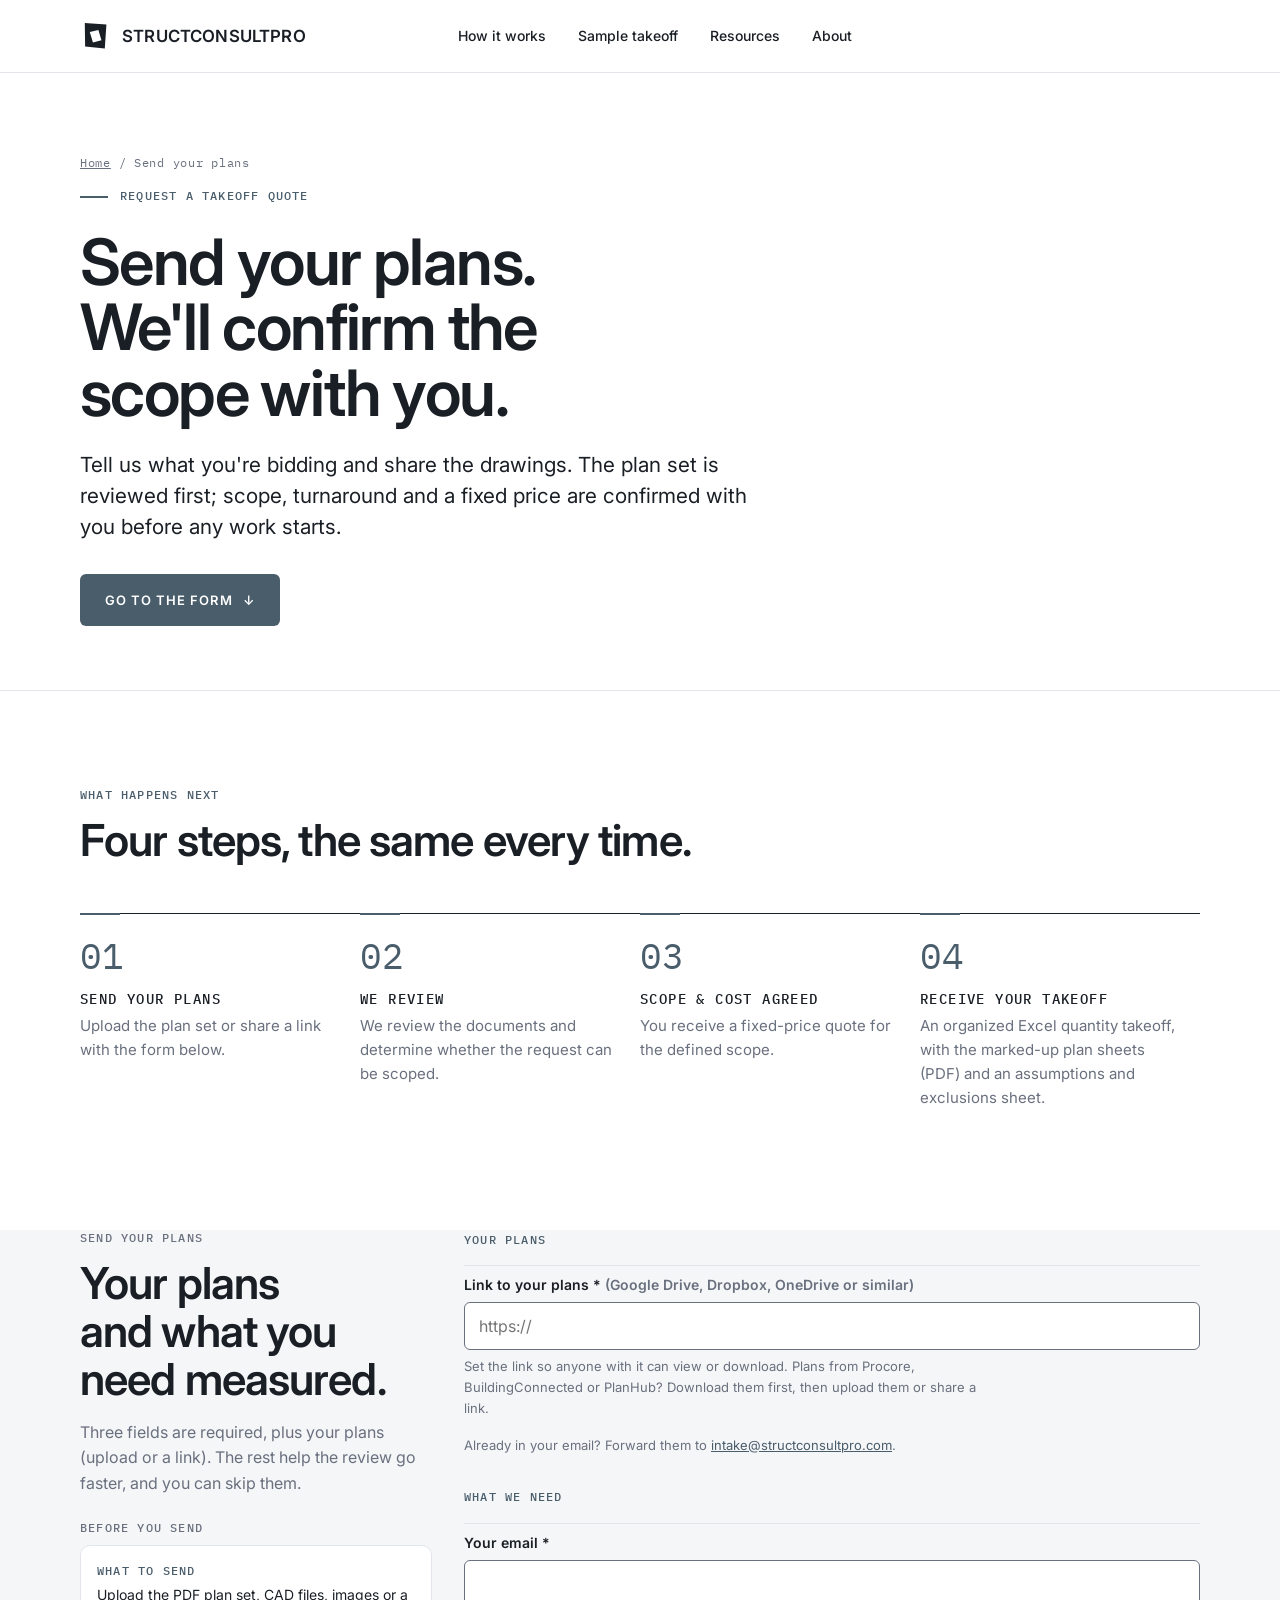
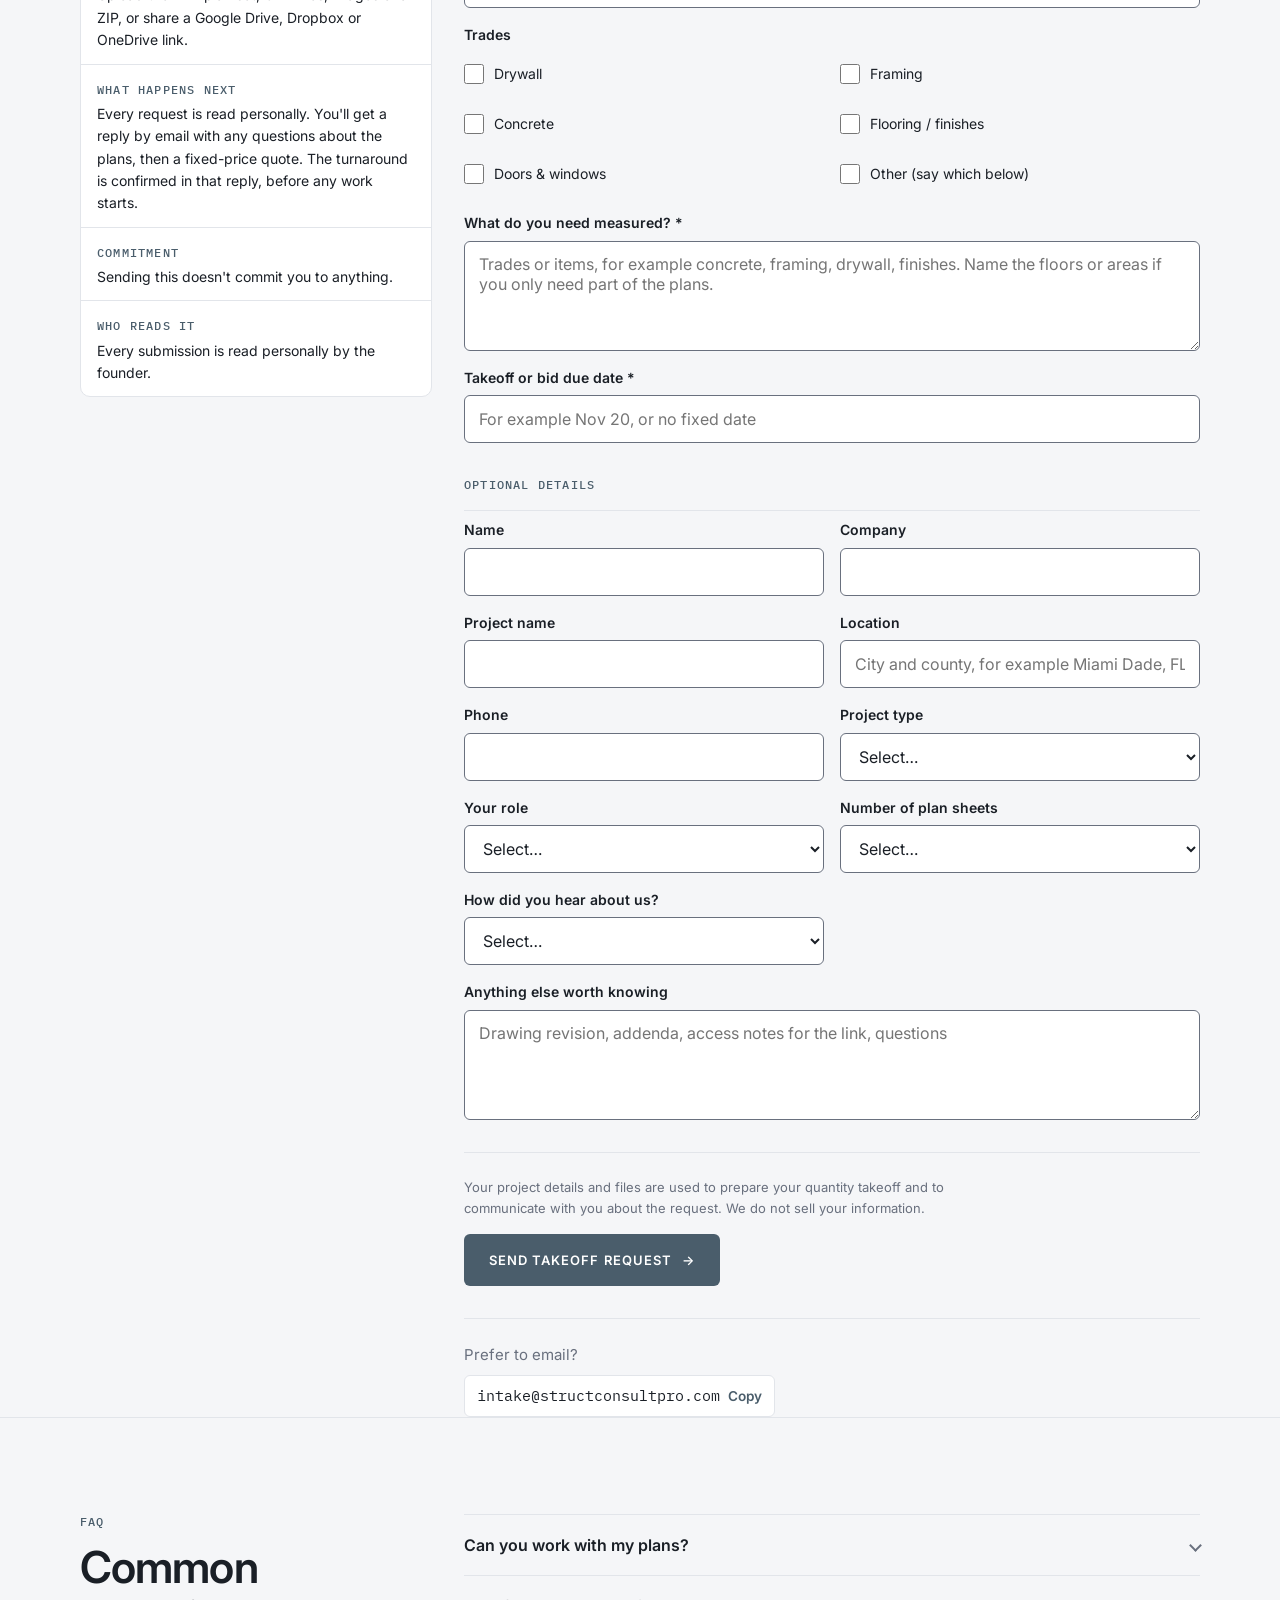
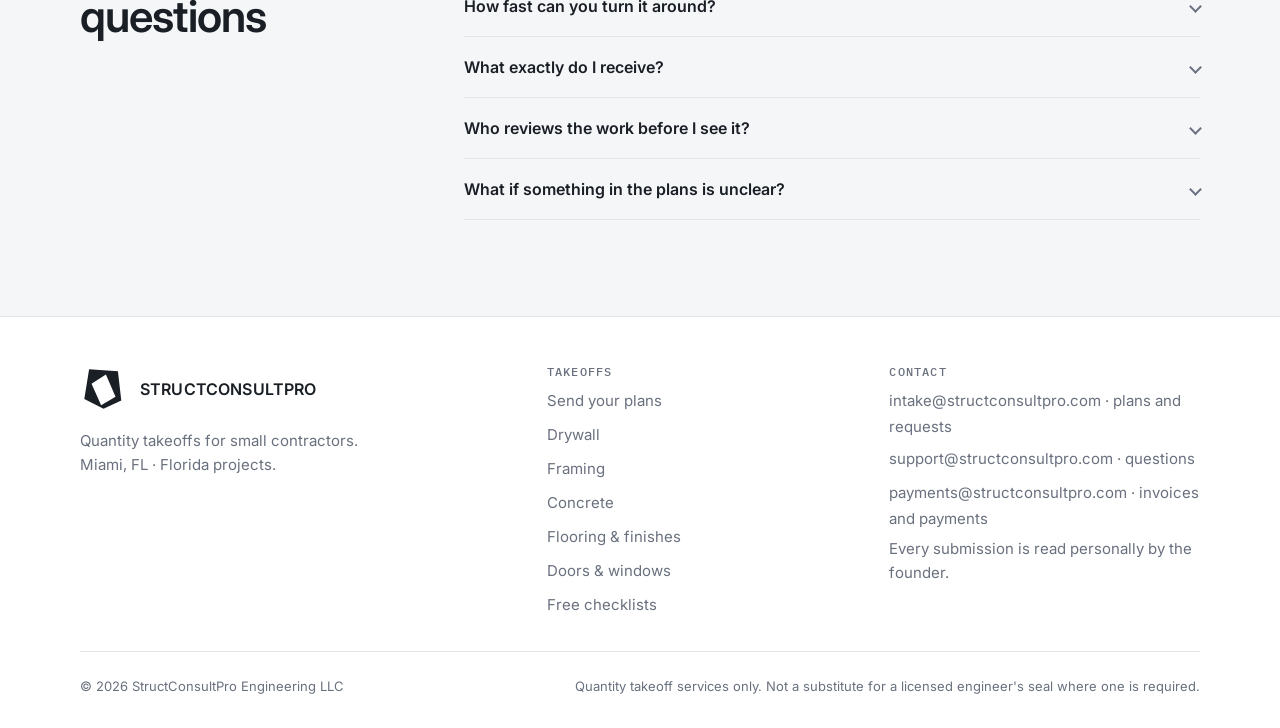
<file: send-your-plans.html>
<!doctype html>
<html lang="en">
<head>
<meta charset="utf-8">
<title>Send Your Plans · Takeoff Quote | StructConsultPro</title>
<meta name="viewport" content="width=device-width, initial-scale=1">
<meta name="description" content="Send your plan set for a takeoff quote. Plans are reviewed first; scope, turnaround and a fixed price are confirmed before any work starts.">
<link rel="icon" type="image/svg+xml" href="/assets/BRAND_Favicon.svg">
<link rel="apple-touch-icon" href="/assets/apple-touch-icon.png">
<meta name="robots" content="index, follow">
<meta name="theme-color" content="#1A1F26">
<meta property="og:type" content="website">
<meta property="og:site_name" content="StructConsultPro">
<meta property="og:title" content="Send Your Plans · Takeoff Quote | StructConsultPro">
<meta property="og:description" content="Send your plan set for a quantity takeoff quote. The plans are reviewed first; scope, turnaround and a fixed price are confirmed with you before any work starts.">
<meta property="og:locale" content="en_US">
<meta property="og:url" content="https://structconsultpro.com/send-your-plans">
<link rel="canonical" href="https://structconsultpro.com/send-your-plans">
<meta property="og:image" content="https://structconsultpro.com/assets/og-image.png">
<meta property="og:image:width" content="1200">
<meta property="og:image:height" content="630">
<meta property="og:image:alt" content="StructConsultPro: Turn plans into quantities. Illustrative sample plan and takeoff rows.">
<meta name="twitter:card" content="summary_large_image">
<meta name="twitter:image" content="https://structconsultpro.com/assets/og-image.png">
<script type="application/ld+json">
{
  "@context": "https://schema.org",
  "@type": "FAQPage",
  "mainEntity": [
    {
      "@type": "Question",
      "name": "Can you work with my plans?",
      "acceptedAnswer": {
        "@type": "Answer",
        "text": "Yes, if they are PDF, image, or CAD files, for residential or commercial projects. Tell us the trades you need, and the scope is confirmed after the plans are reviewed. Large plan sets are fine: share a Google Drive, Dropbox or OneDrive link. If anything is missing or unreadable, you'll hear about it before work starts."
      }
    },
    {
      "@type": "Question",
      "name": "How fast can you turn it around?",
      "acceptedAnswer": {
        "@type": "Answer",
        "text": "It depends on the size and condition of your plan set. You'll get a confirmed turnaround once your drawings are reviewed, before any work starts."
      }
    },
    {
      "@type": "Question",
      "name": "What exactly do I receive?",
      "acceptedAnswer": {
        "@type": "Answer",
        "text": "A structured quantity takeoff in an Excel workbook, organized by item and area, with the drawing sheets and revision it is based on. It comes with the plan sheets marked up in PDF and an assumptions and exclusions sheet."
      }
    },
    {
      "@type": "Question",
      "name": "Who reviews the work before I see it?",
      "acceptedAnswer": {
        "@type": "Answer",
        "text": "Vanessa Vieira, the founder, personally reviews every takeoff before it is delivered."
      }
    },
    {
      "@type": "Question",
      "name": "What if something in the plans is unclear?",
      "acceptedAnswer": {
        "@type": "Answer",
        "text": "You'll be contacted directly before anything is finalized. Unclear drawings are never guessed at."
      }
    }
  ]
}
</script>
<script type="application/ld+json">
{
  "@context": "https://schema.org",
  "@type": "BreadcrumbList",
  "itemListElement": [
    {
      "@type": "ListItem",
      "position": 1,
      "name": "Home",
      "item": "https://structconsultpro.com/"
    },
    {
      "@type": "ListItem",
      "position": 2,
      "name": "Send your plans",
      "item": "https://structconsultpro.com/send-your-plans"
    }
  ]
}
</script>
<link rel="stylesheet" href="/assets/site.css?v=20261123f">
<link rel="preconnect" href="https://fonts.googleapis.com">
<link rel="preconnect" href="https://fonts.gstatic.com" crossorigin>
<link href="https://fonts.googleapis.com/css2?family=Inter:wght@400;500;600&family=IBM+Plex+Mono:wght@400;500&display=swap" rel="stylesheet">
</head>
<body>

<a class="skip-link" href="#main">Skip to main content</a>
<header>
  <div class="wrap nav">
    <a class="wordmark" href="/"><img class="mark mark-light" src="/assets/BRAND_Compact_Flat_Black.svg" width="32" height="32" alt=""><img class="mark mark-dark" src="/assets/BRAND_Compact_Flat_White.svg" width="32" height="32" alt="">STRUCTCONSULTPRO</a>
    <nav class="links" aria-label="Site">
      <ul>
        <li><a href="/#how">How it works</a></li>
        <li><a href="/#takeoff">Sample takeoff</a></li>
        <li><a href="/resources">Resources</a></li>
        <li><a href="/#about">About</a></li>
      </ul>
    </nav>
    <div class="nav-actions">
      <details class="nav-toggle">
        <summary aria-label="Open site menu">Menu</summary>
        <ul>
          <li><a href="/#how">How it works</a></li>
          <li><a href="/#takeoff">Sample takeoff</a></li>
          <li><a href="/drywall-takeoff">Drywall takeoff</a></li>
          <li><a href="/framing-takeoff">Framing takeoff</a></li>
          <li><a href="/concrete-takeoff">Concrete takeoff</a></li>
          <li><a href="/flooring-takeoff">Flooring &amp; finishes takeoff</a></li>
          <li><a href="/door-window-takeoff">Doors &amp; windows takeoff</a></li>
          <li><a href="/resources">Resources</a></li>
          <li><a href="/#about">About</a></li>
          <li><a href="#send-form">Send your plans</a></li>
        </ul>
      </details>
      <a class="btn btn-primary btn-sm" href="#send-form">Send your plans <span class="arrow" aria-hidden="true">→</span></a>
    </div>
  </div>
</header>

<main id="main">

  <section class="page-hero" data-cta>
    <div class="wrap">
      <p class="crumbs"><a href="/">Home</a> / Send your plans</p>
      <p class="label eyebrow">Request a takeoff quote</p>
      <h1>Send your plans. We'll confirm the scope with you.</h1>
      <p class="lead">Tell us what you're bidding and share the drawings. The plan set is reviewed first; scope, turnaround and a fixed price are confirmed with you before any work starts.</p>
      <div class="hero-actions">
        <a class="btn btn-primary" href="#send-form">Go to the form <span class="arrow" aria-hidden="true">↓</span></a>
      </div>
    </div>
  </section>

  <section aria-labelledby="how-title">
    <div class="wrap">
      <p class="label">What happens next</p>
      <h2 id="how-title">Four steps, the same every time.</h2>
      <ol class="rule-grid cols-4 steps">
        <li class="step"><span class="num" aria-hidden="true">01</span><h3>Send your plans</h3><p>Upload the plan set or share a link with the form below.</p></li>
        <li class="step"><span class="num" aria-hidden="true">02</span><h3>We review</h3><p>We review the documents and determine whether the request can be scoped.</p></li>
        <li class="step"><span class="num" aria-hidden="true">03</span><h3>Scope &amp; cost agreed</h3><p>You receive a fixed-price quote for the defined scope.</p></li>
        <li class="step"><span class="num" aria-hidden="true">04</span><h3>Receive your takeoff</h3><p>An organized Excel quantity takeoff, with the marked-up plan sheets (PDF) and an assumptions and exclusions sheet.</p></li>
      </ol>
    </div>
  </section>

  <section class="surface intake" id="submit" data-cta aria-labelledby="send-form">
      <div class="wrap grid">
        <div class="c-4 intake-aside">
          <p class="label">Send your plans</p>
          <h2 id="send-form" tabindex="-1">Your plans and what you need measured.</h2>
          <p>Three fields are required, plus your plans (upload or a link). The rest help the review go faster, and you can skip them.</p>
          <p class="label before-send">Before you send</p>
          <dl class="schedule compact">
            <div class="schedule-row"><dt>What to send</dt><dd>Upload the PDF plan set, CAD files, images or a ZIP, or share a Google Drive, Dropbox or OneDrive link.</dd></div>
            <div class="schedule-row"><dt>What happens next</dt><dd>Every request is read personally. You'll get a reply by email with any questions about the plans, then a fixed-price quote. The turnaround is confirmed in that reply, before any work starts.</dd></div>
            <div class="schedule-row"><dt>Commitment</dt><dd>Sending this doesn't commit you to anything.</dd></div>
            <div class="schedule-row"><dt>Who reads it</dt><dd>Every submission is read personally by the founder.</dd></div>
          </dl>
        </div>
        <div class="c-8">
          <form id="project-form" action="https://formspree.io/f/xoejeejz" method="POST" novalidate>
            <input type="hidden" name="_subject" value="New Quantity Takeoff Request – StructConsultPro">
            <input type="hidden" name="submission_source" value="website_form">
            <input type="hidden" name="utm_source"><input type="hidden" name="utm_medium"><input type="hidden" name="utm_campaign">
            <input type="hidden" name="landing_page"><input type="hidden" name="referrer">
            <input type="hidden" name="service_interest" id="service-interest">
            <input type="text" name="_gotcha" tabindex="-1" autocomplete="off" aria-hidden="true" style="display:none">
            <fieldset>
              <legend>Your plans</legend>
              <div class="field upload-only" hidden>
                <div class="dropzone" id="dropzone">
                  <input id="plans" class="dz-input" type="file" multiple aria-describedby="dz-hint">
                  <label for="plans" class="dz-title"><span class="dz-drag">Drag your plans here, or </span><span class="dz-link">choose files</span></label>
                  <span class="hint" id="dz-hint">PDF, CAD (DWG, DXF, RVT, IFC), images, ZIP, Excel or Word, up to 500 MB each. Uploading starts right away. Sending a whole project folder? Compress it into a ZIP first.</span>
                </div>
                <ul class="upload-list" id="upload-list"></ul>
              </div>
              <div class="field">
                <label for="plans-link"><span id="link-label">Link to your plans</span> <span aria-hidden="true" id="link-required">*</span> <span class="muted">(Google Drive, Dropbox, OneDrive or similar)</span></label>
                <input id="plans-link" name="plans_link" type="url" inputmode="url" placeholder="https://">
                <p class="hint">Set the link so anyone with it can view or download. Plans from Procore, BuildingConnected or PlanHub? Download them first, then upload them or share a link.</p>
              </div>
              <p class="hint">Already in your email? Forward them to <a href="mailto:intake@structconsultpro.com">intake@structconsultpro.com</a>.</p>
            </fieldset>
            <fieldset>
              <legend>What we need</legend>
              <div class="field"><label for="email">Your email <span aria-hidden="true">*</span></label><input id="email" name="email" type="email" autocomplete="email" required></div>
              <div class="field">
                <p class="group-label" id="trades-label">Trades</p>
                <div class="checks" role="group" aria-labelledby="trades-label">
                  <label><input type="checkbox" name="trade_choice" value="Drywall" data-slug="drywall"> Drywall</label>
                  <label><input type="checkbox" name="trade_choice" value="Framing" data-slug="framing"> Framing</label>
                  <label><input type="checkbox" name="trade_choice" value="Concrete" data-slug="concrete"> Concrete</label>
                  <label><input type="checkbox" name="trade_choice" value="Flooring / finishes" data-slug="flooring"> Flooring / finishes</label>
                  <label><input type="checkbox" name="trade_choice" value="Doors &amp; windows" data-slug="door-window"> Doors &amp; windows</label>
                  <label><input type="checkbox" name="trade_choice" value="Other (say which below)" data-slug="other"> Other (say which below)</label>
                </div>
              </div>
              <div class="field">
                <label for="scope">What do you need measured? <span aria-hidden="true">*</span></label>
                <textarea id="scope" name="scope" required placeholder="Trades or items, for example concrete, framing, drywall, finishes. Name the floors or areas if you only need part of the plans."></textarea>
              </div>
              <div class="field">
                <label for="due">Takeoff or bid due date <span aria-hidden="true">*</span></label>
                <input id="due" name="due_date" placeholder="For example Nov 20, or no fixed date" required>
              </div>
            </fieldset>
            <fieldset>
              <legend>Optional details</legend>
              <div class="row-2">
                <div class="field"><label for="name">Name</label><input id="name" name="name" autocomplete="name"></div>
                <div class="field"><label for="company">Company</label><input id="company" name="company" autocomplete="organization"></div>
              </div>
              <div class="row-2">
                <div class="field"><label for="project">Project name</label><input id="project" name="project_name"></div>
                <div class="field"><label for="location">Location</label><input id="location" name="location" placeholder="City and county, for example Miami Dade, FL"></div>
              </div>
              <div class="row-2">
                <div class="field"><label for="phone">Phone</label><input id="phone" name="phone" type="tel" autocomplete="tel"></div>
                <div class="field">
                  <label for="ptype">Project type</label>
                  <select id="ptype" name="ptype">
                    <option value="">Select…</option>
                    <option>Residential remodel</option>
                    <option>Residential new construction</option>
                    <option>Commercial tenant improvement</option>
                    <option>Commercial new construction</option>
                    <option>Other</option>
                  </select>
                </div>
              </div>
              <div class="row-2">
                <div class="field">
                  <label for="role">Your role</label>
                  <select id="role" name="role">
                    <option value="">Select…</option>
                    <option>General contractor</option>
                    <option>Remodeler</option>
                    <option>Subcontractor</option>
                    <option>Developer or owner</option>
                    <option>Architect or designer</option>
                    <option>Other</option>
                  </select>
                </div>
                <div class="field">
                  <label for="sheets">Number of plan sheets</label>
                  <select id="sheets" name="sheet_count">
                    <option value="">Select…</option>
                    <option>Under 15</option>
                    <option>15 to 40</option>
                    <option>Over 40</option>
                    <option>Not sure</option>
                  </select>
                </div>
              </div>
              <div class="row-2">
                <div class="field">
                  <label for="heard">How did you hear about us?</label>
                  <select id="heard" name="heard_about">
                    <option value="">Select…</option>
                    <option>Google</option>
                    <option>LinkedIn</option>
                    <option>Facebook</option>
                    <option>X</option>
                    <option>Referral</option>
                    <option>Other</option>
                  </select>
                </div>
              </div>
              <div class="field">
                <label for="notes">Anything else worth knowing</label>
                <textarea id="notes" name="notes" placeholder="Drawing revision, addenda, access notes for the link, questions"></textarea>
              </div>
            </fieldset>
            <div class="form-actions">
              <p class="privacy-note">Your project details and files are used to prepare your quantity takeoff and to communicate with you about the request. We do not sell your information.</p>
              <button class="btn btn-primary" type="submit">Send takeoff request <span class="arrow" aria-hidden="true">→</span></button>
            </div>
          </form>
          <div id="form-error" role="alert"></div>
          <div class="contact-alt">
            <p class="muted" style="margin-bottom:var(--sp-1)">Prefer to email?</p>
            <span class="email-copy" id="email-copy">
              <span id="email-text">intake@structconsultpro.com</span>
              <button type="button" id="copy-btn" aria-label="Copy email address">Copy</button>
            </span>
          </div>
        </div>
      </div>
  </section>

  <section class="surface" id="faq" aria-labelledby="faq-title">
    <div class="wrap grid">
      <div class="c-4">
        <p class="label">FAQ</p>
        <h2 id="faq-title">Common questions</h2>
      </div>
      <div class="c-8 faq-list">
        <div class="faq-item">
          <h3><button class="faq-q" aria-expanded="false" aria-controls="send-a-1" id="send-q-1"><span>Can you work with my plans?</span><span class="chevron" aria-hidden="true"></span></button></h3>
          <div class="faq-a" id="send-a-1" role="region" aria-labelledby="send-q-1"><div class="a-inner"><p>Yes, if they are PDF, image, or CAD files, for residential or commercial projects. Tell us the trades you need, and the scope is confirmed after the plans are reviewed. Large plan sets are fine: share a Google Drive, Dropbox or OneDrive link. If anything is missing or unreadable, you&#x27;ll hear about it before work starts.</p></div></div>
        </div>
        <div class="faq-item">
          <h3><button class="faq-q" aria-expanded="false" aria-controls="send-a-2" id="send-q-2"><span>How fast can you turn it around?</span><span class="chevron" aria-hidden="true"></span></button></h3>
          <div class="faq-a" id="send-a-2" role="region" aria-labelledby="send-q-2"><div class="a-inner"><p>It depends on the size and condition of your plan set. You&#x27;ll get a confirmed turnaround once your drawings are reviewed, before any work starts.</p></div></div>
        </div>
        <div class="faq-item">
          <h3><button class="faq-q" aria-expanded="false" aria-controls="send-a-3" id="send-q-3"><span>What exactly do I receive?</span><span class="chevron" aria-hidden="true"></span></button></h3>
          <div class="faq-a" id="send-a-3" role="region" aria-labelledby="send-q-3"><div class="a-inner"><p>A structured quantity takeoff in an Excel workbook, organized by item and area, with the drawing sheets and revision it is based on. It comes with the plan sheets marked up in PDF and an assumptions and exclusions sheet.</p></div></div>
        </div>
        <div class="faq-item">
          <h3><button class="faq-q" aria-expanded="false" aria-controls="send-a-4" id="send-q-4"><span>Who reviews the work before I see it?</span><span class="chevron" aria-hidden="true"></span></button></h3>
          <div class="faq-a" id="send-a-4" role="region" aria-labelledby="send-q-4"><div class="a-inner"><p>Vanessa Vieira, the founder, personally reviews every takeoff before it is delivered.</p></div></div>
        </div>
        <div class="faq-item">
          <h3><button class="faq-q" aria-expanded="false" aria-controls="send-a-5" id="send-q-5"><span>What if something in the plans is unclear?</span><span class="chevron" aria-hidden="true"></span></button></h3>
          <div class="faq-a" id="send-a-5" role="region" aria-labelledby="send-q-5"><div class="a-inner"><p>You&#x27;ll be contacted directly before anything is finalized. Unclear drawings are never guessed at.</p></div></div>
        </div>
      </div>
    </div>
  </section>

</main>
<div class="sticky-cta" id="sticky-cta">
  <a class="btn btn-primary" href="#send-form">Send your plans <span class="arrow" aria-hidden="true">→</span></a>
</div>

<footer>
  <div class="wrap">
    <div class="foot-grid">
      <div>
        <span class="foot-wordmark"><img class="mark mark-light" src="/assets/BRAND_Primary_Flat_Black.svg" width="48" height="48" alt=""><img class="mark mark-dark" src="/assets/BRAND_Primary_Flat_White.svg" width="48" height="48" alt="">STRUCTCONSULTPRO</span>
        <p style="margin:0">Quantity takeoffs for small contractors.<br>Miami, FL · Florida projects.</p>
      </div>
      <div>
        <h2>Takeoffs</h2>
        <ul>
          <li><a href="/send-your-plans">Send your plans</a></li>
          <li><a href="/drywall-takeoff">Drywall</a></li>
          <li><a href="/framing-takeoff">Framing</a></li>
          <li><a href="/concrete-takeoff">Concrete</a></li>
          <li><a href="/flooring-takeoff">Flooring &amp; finishes</a></li>
          <li><a href="/door-window-takeoff">Doors &amp; windows</a></li>
          <li><a href="/resources">Free checklists</a></li>
        </ul>
      </div>
      <div>
        <h2>Contact</h2>
        <ul>
          <li><a href="mailto:intake@structconsultpro.com">intake@structconsultpro.com</a> · plans and requests</li>
          <li><a href="mailto:support@structconsultpro.com">support@structconsultpro.com</a> · questions</li>
          <li><a href="mailto:payments@structconsultpro.com">payments@structconsultpro.com</a> · invoices and payments</li>
          <li>Every submission is read personally by the founder.</li>
        </ul>
      </div>
    </div>
    <div class="foot-bottom">
      <span>&copy; 2026 StructConsultPro Engineering LLC</span>
      <span>Quantity takeoff services only. Not a substitute for a licensed engineer's seal where one is required.</span>
    </div>
  </div>
</footer>

<script src="/assets/site.js?v=20261123f"></script>
<script src="/assets/uploader.js?v=20261123f"></script>

<script>
(function(){
  var form = document.getElementById('project-form');
  var formError = document.getElementById('form-error');
  var endpoint = form.getAttribute('action');
  var emailAddr = document.getElementById('email-text').textContent.trim();
  var reduceMotion = window.matchMedia('(prefers-reduced-motion: reduce)').matches;
  function showError(msg){
    formError.textContent = msg;
    formError.style.display = 'block';
    formError.scrollIntoView({behavior:reduceMotion ? 'auto' : 'smooth', block:'center'});
  }

  // Files go to Google Drive (assets/uploader.js); until that upload service answers, the link is required.
  var uploads = null;
  SCPUpload.ready().then(function(ready){
    if (!ready){ return; }
    uploads = SCPUpload.zone(document.getElementById('dropzone'), document.getElementById('plans'), document.getElementById('upload-list'));
    form.querySelector('.upload-only').hidden = false;
    document.getElementById('link-label').textContent = 'Or paste a link';
    document.getElementById('link-required').hidden = true;
  });

  // Trade pages link here with ?trade=<slug>; tick that box.
  var trade = new URLSearchParams(location.search).get('trade');
  if (trade){
    var box = form.querySelector('input[data-slug="' + trade.replace(/[^a-z-]/g, '') + '"]');
    if (box){ box.checked = true; }
  }

  form.addEventListener('submit', function(e){
    e.preventDefault();
    formError.style.display = 'none';
    // Links are often pasted as "drive.google.com/..."; add the scheme so the url field accepts them.
    var plansLink = document.getElementById('plans-link');
    if (plansLink.value.trim() !== '' && !/^[a-z][a-z0-9+.-]*:\/\//i.test(plansLink.value.trim())){
      plansLink.value = 'https://' + plansLink.value.trim();
    }
    if (!form.checkValidity()){
      form.reportValidity();
      return;
    }
    var fileCount = uploads ? uploads.count() : 0;
    if (fileCount === 0 && plansLink.value.trim() === ''){
      showError(uploads ?'Upload the plans or paste a link to them, so the drawings can be reviewed.' : 'Paste a link to the plans so the drawings can be reviewed. If they are in your email, forward them to ' + emailAddr + ' instead.');
      return;
    }
    // Ticked trades travel as one field, so the notification email shows them on one line.
    var picked = Array.prototype.map.call(form.querySelectorAll('input[name="trade_choice"]:checked'), function(b){ return b.value; });
    document.getElementById('service-interest').value = picked.join(', ');
    var button = form.querySelector('button[type="submit"]');
    var label = button.innerHTML;
    button.disabled = true;
    button.textContent = fileCount ? 'Finishing upload…' : 'Sending…';
    // While files are still going up, say how many are left.
    var ticker = fileCount ? setInterval(function(){
      var n = uploads.pending();
      if (n){ button.textContent = 'Finishing upload · ' + n + (n === 1 ? ' file left' : ' files left'); }
    }, 500) : null;
    (uploads ? uploads.finish() : Promise.resolve([]))
      .then(function(lines){
        clearInterval(ticker);
        button.textContent = 'Sending…';
        var data = new FormData(form);
        data.delete('trade_choice');
        if (lines.length){ data.append('uploaded_files', lines.join('\n')); }
        if (window.SCPUpload){ SCPUpload.stamp(data); }
        return fetch(endpoint, {method:'POST', body:data, headers:{'Accept':'application/json'}});
      })
      .then(function(response){
        if (response.ok){ window.location.href = '/thank-you.html'; return; }
        return response.json().catch(function(){ return {}; }).then(function(d){
          var detail = d && d.errors ? d.errors.map(function(err){ return err.message; }).join(' ') : '';
          throw new Error(detail || ('status ' + response.status));
        });
      })
      .catch(function(err){
        button.disabled = false;
        button.innerHTML = label;
        showError('Your request could not be sent (' + err.message + '). Please try again, paste a link to the plans instead, or email your plans and details to ' + emailAddr + '.');
      });
  });

  var copyBtn = document.getElementById('copy-btn');
  copyBtn.addEventListener('click', function(){
    if (navigator.clipboard && navigator.clipboard.writeText){
      navigator.clipboard.writeText(emailAddr).then(function(){
        copyBtn.textContent = 'Copied';
        setTimeout(function(){ copyBtn.textContent = 'Copy'; }, 1500);
      });
    }
  });
})();
</script>
</body>
</html>
</file>
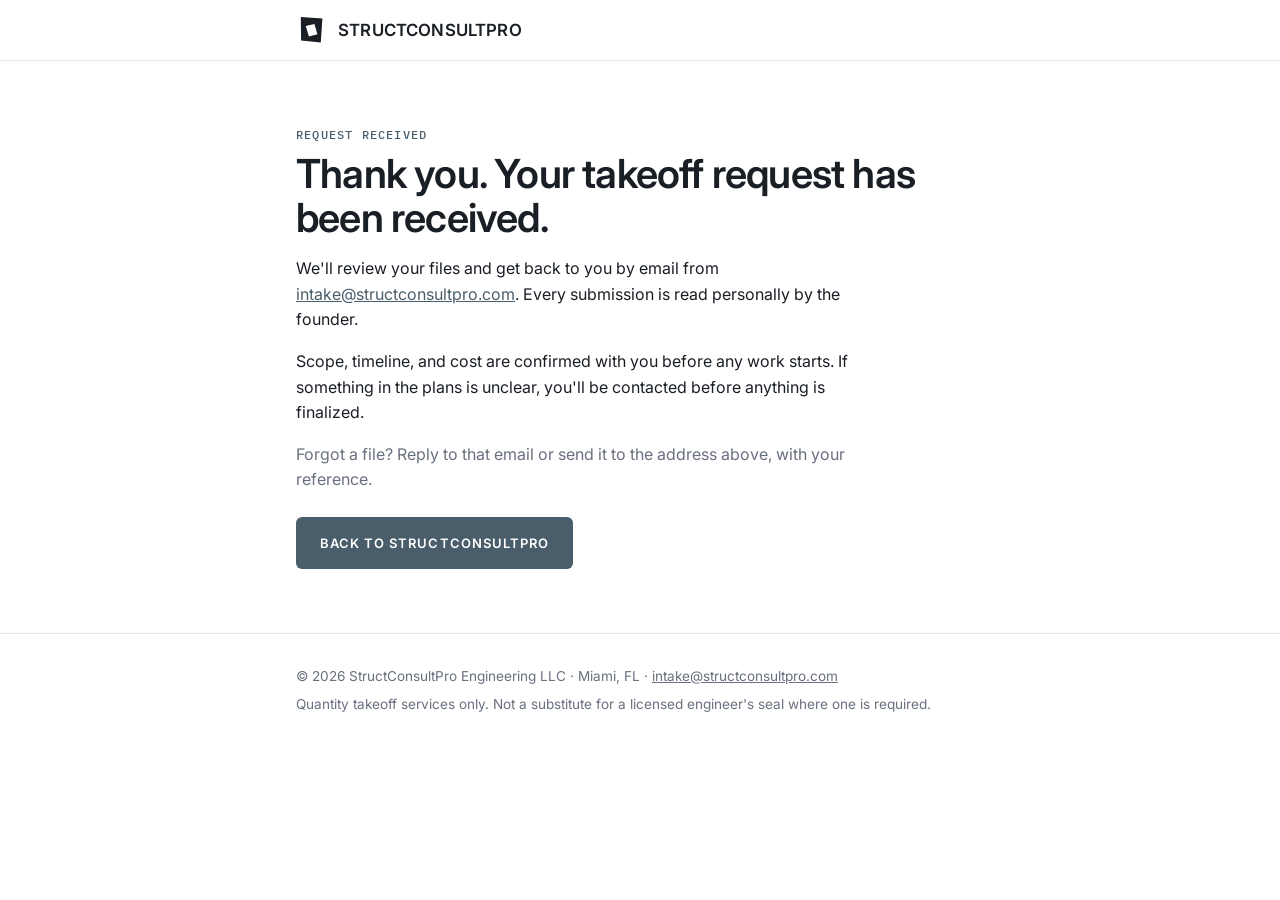
<file: thank-you.html>
<!doctype html>
<html lang="en">
<head>
<meta charset="utf-8">
<title>Request received | StructConsultPro</title>
<meta name="viewport" content="width=device-width, initial-scale=1">
<meta name="robots" content="noindex">
<meta name="theme-color" content="#1A1F26">
<link rel="icon" type="image/svg+xml" href="assets/BRAND_Favicon.svg">
<link rel="preconnect" href="https://fonts.googleapis.com">
<link rel="preconnect" href="https://fonts.gstatic.com" crossorigin>
<link href="https://fonts.googleapis.com/css2?family=Inter:wght@400;500;600&family=IBM+Plex+Mono:wght@400;500&display=swap" rel="stylesheet">
<style>
  /* Same tokens as index.html (locked Revealed Seam colors + Inter / IBM Plex Mono). */
  :root{
    --primary:#1A1F26; --primary-ink:#FFFFFF; --secondary:#4A5D6B; --accent:#4A5D6B;
    --bg:#FFFFFF; --surface:#F5F6F8; --border:#E2E5EA; --text:#1A1F26; --muted:#69707E;
    --cta-bg:#4A5D6B; --cta-ink:#FFFFFF;
    --font-body:'Inter',system-ui,sans-serif; --font-mono:'IBM Plex Mono',ui-monospace,monospace;
  }
  @media (prefers-color-scheme: dark){
    :root:not([data-theme="light"]){
      --bg:#0F1417; --surface:#171D22; --border:#262E35; --text:#EDEFF2; --muted:#9AA3AD;
      --primary:#FFFFFF; --primary-ink:#1A1F26; --secondary:#7C93A3; --accent:#7C93A3; --cta-bg:#7C93A3; --cta-ink:#1A1F26;
      color-scheme:dark;
    }
  }
  :root[data-theme="dark"]{
    --bg:#0F1417; --surface:#171D22; --border:#262E35; --text:#EDEFF2; --muted:#9AA3AD;
    --primary:#FFFFFF; --primary-ink:#1A1F26; --secondary:#7C93A3; --accent:#7C93A3; --cta-bg:#7C93A3; --cta-ink:#1A1F26;
    color-scheme:dark;
  }
  *{box-sizing:border-box}
  body{margin:0;background:var(--bg);color:var(--text);font-family:var(--font-body);line-height:1.6;-webkit-font-smoothing:antialiased}
  .wrap{max-width:720px;margin:0 auto;padding-inline:16px}
  header{border-bottom:1px solid var(--border)}
  .wordmark{display:inline-flex;align-items:center;gap:10px;padding-block:14px;font-weight:600;font-size:1.05rem;letter-spacing:.01em;color:var(--text);text-decoration:none;white-space:nowrap}
  .mark{display:block}
  .mark-dark{display:none}
  @media (prefers-color-scheme: dark){ :root:not([data-theme="light"]) .mark-light{display:none} :root:not([data-theme="light"]) .mark-dark{display:block} }
  :root[data-theme="dark"] .mark-light{display:none}
  :root[data-theme="dark"] .mark-dark{display:block}
  main{padding-block:64px}
  .eyebrow{font-family:var(--font-mono);font-weight:500;font-size:.75rem;letter-spacing:.1em;text-transform:uppercase;color:var(--secondary);margin:0 0 8px}
  h1{font-size:clamp(1.75rem,5vw,2.5rem);font-weight:600;letter-spacing:-.02em;line-height:1.1;margin:0 0 16px}
  p{max-width:60ch;margin:0 0 16px}
  .muted{color:var(--muted)}
  a{color:var(--accent)}
  a:focus-visible{outline:2px solid var(--accent);outline-offset:2px}
  .btn{display:inline-flex;align-items:center;justify-content:center;min-height:52px;padding:0 24px;border-radius:6px;background:var(--cta-bg);color:var(--cta-ink);font-weight:600;font-size:.8125rem;letter-spacing:.08em;text-transform:uppercase;text-decoration:none;margin-top:8px}
  .btn:hover{background:var(--primary);color:var(--primary-ink)}
  footer{border-top:1px solid var(--border);padding-block:32px;font-size:.85rem;color:var(--muted)}
  footer .wrap{display:flex;flex-direction:column;gap:6px}
  footer a{color:var(--muted)}
  @media (max-width:360px){ .wordmark{font-size:.95rem;gap:8px} .wordmark .mark{width:28px;height:28px} }
  [hidden]{display:none !important}
  .reference{font-size:1rem;margin:0 0 16px}.reference strong{font-family:var(--font-mono);font-weight:500;letter-spacing:.04em;margin-right:8px}.reference .muted{display:block;font-size:.875rem}
  .received{border:1px solid var(--border);border-left:3px solid var(--secondary);border-radius:6px;padding:16px;margin:0 0 24px;max-width:60ch}
  .received-title{font-weight:600;margin:0 0 8px}
  .received-list{list-style:none;margin:0;padding:0;display:grid;gap:4px;font-size:.875rem}
  .received-list li{display:flex;justify-content:space-between;gap:16px}
  .received-list .rf-name{overflow:hidden;text-overflow:ellipsis;white-space:nowrap}
  .received-list .rf-size{color:var(--muted);white-space:nowrap;font-variant-numeric:tabular-nums}
</style>
</head>
<body>
<header>
  <div class="wrap">
    <a class="wordmark" href="index.html"><img class="mark mark-light" src="assets/BRAND_Compact_Flat_Black.svg" width="32" height="32" alt=""><img class="mark mark-dark" src="assets/BRAND_Compact_Flat_White.svg" width="32" height="32" alt="">STRUCTCONSULTPRO</a>
  </div>
</header>
<main class="wrap">
  <p class="eyebrow">Request received</p>
  <h1>Thank you. Your takeoff request has been received.</h1>
  <p class="reference" id="reference" hidden>Your reference: <strong id="reference-code"></strong><span class="muted">Use it in any email about this request.</span></p>
  <section class="received" id="received" hidden aria-labelledby="received-title">
    <p class="received-title" id="received-title"></p>
    <ul class="received-list" id="received-list"></ul>
  </section>
  <p>We'll review your files and get back to you by email from <a href="mailto:intake@structconsultpro.com">intake@structconsultpro.com</a>. Every submission is read personally by the founder.</p>
  <p>Scope, timeline, and cost are confirmed with you before any work starts. If something in the plans is unclear, you'll be contacted before anything is finalized.</p>
  <p class="muted">Forgot a file? Reply to that email or send it to the address above, with your reference.</p>
  <a class="btn" href="index.html">Back to StructConsultPro</a>
</main>
<footer>
  <div class="wrap">
    <span>&copy; 2026 StructConsultPro Engineering LLC · Miami, FL · <a href="mailto:intake@structconsultpro.com">intake@structconsultpro.com</a></span>
    <span>Quantity takeoff services only. Not a substitute for a licensed engineer's seal where one is required.</span>
  </div>
</footer>
<script>
// Reference and uploaded files saved by assets/uploader.js are shown once, then forgotten.
(function(){
  var files = null, ref = null;
  try {
    files = JSON.parse(sessionStorage.getItem('scp_received') || 'null');
    ref = sessionStorage.getItem('scp_reference');
    sessionStorage.removeItem('scp_received');
    sessionStorage.removeItem('scp_reference');
  } catch (e) {}
  if (ref){
    document.getElementById('reference-code').textContent = ref;
    document.getElementById('reference').hidden = false;
  }
  if (!files || !files.length){ return; }
  function size(bytes){ return bytes < 1048576 ? Math.max(1, Math.round(bytes / 1024)) + ' KB' : (bytes / 1048576).toFixed(1) + ' MB'; }
  var total = files.reduce(function(sum, f){ return sum + f.size; }, 0);
  document.getElementById('received-title').textContent =
    'Received ' + files.length + (files.length === 1 ? ' file' : ' files') + ' · ' + size(total);
  var list = document.getElementById('received-list');
  files.forEach(function(f){
    var li = document.createElement('li');
    li.innerHTML = '<span class="rf-name"></span><span class="rf-size"></span>';
    li.querySelector('.rf-name').textContent = f.name;
    li.querySelector('.rf-size').textContent = size(f.size);
    list.appendChild(li);
  });
  document.getElementById('received').hidden = false;
})();
</script>
</body>
</html>
</file>
<file: assets/site.css>
/* Shared styles for the subpages. Copied verbatim from index.html's inline <style> (same tokens and components); subpage additions at the end. */
  :root{
    --primary:#1A1F26; --primary-ink:#FFFFFF;
    --secondary:#4A5D6B; --accent:#4A5D6B;
    --bg:#FFFFFF; --surface:#F5F6F8; --border:#E2E5EA;
    --text:#1A1F26; --muted:#69707E; /* 4.6:1 on --surface (AA) */
    /* Aliases of existing values (no new colors): */
    --mass:#1A1F26; --mass-ink:#FFFFFF; --mass-muted:#9AA3AD; --mass-seam:#7C93A3; --mass-line:#4A5D6B;
    --cta-bg:#4A5D6B; --cta-ink:#FFFFFF;
    --paper:#FFFFFF;
    --font-display:'Inter',system-ui,sans-serif;
    --font-body:'Inter',system-ui,sans-serif;
    --font-mono:'IBM Plex Mono',ui-monospace,monospace;
    --sp-1:8px; --sp-2:16px; --sp-3:24px; --sp-4:32px; --sp-5:48px; --sp-6:64px; --sp-7:96px;
    --gutter:16px; --header-h:72px;
    --radius-sm:6px; --radius-md:10px;
    --wordmark-color:var(--primary);
  }
  @media (min-width:768px){ :root{ --gutter:24px } }
  @media (min-width:1280px){ :root{ --gutter:40px } }
  @media (prefers-color-scheme: dark){
    :root:not([data-theme="light"]){
      --bg:#0F1417; --surface:#171D22; --border:#262E35;
      --text:#EDEFF2; --muted:#9AA3AD; --primary:#FFFFFF; --primary-ink:#1A1F26;
      --wordmark-color:var(--text); --secondary:#7C93A3; --accent:#7C93A3;
      --cta-bg:#7C93A3; --cta-ink:#1A1F26;
      color-scheme:dark;
    }
  }
  :root[data-theme="dark"]{
    --bg:#0F1417; --surface:#171D22; --border:#262E35;
    --text:#EDEFF2; --muted:#9AA3AD; --primary:#FFFFFF; --primary-ink:#1A1F26;
    --wordmark-color:var(--text); --secondary:#7C93A3; --accent:#7C93A3;
    --cta-bg:#7C93A3; --cta-ink:#1A1F26;
    color-scheme:dark;
  }
  *{box-sizing:border-box}
  html{scroll-behavior:smooth;scroll-padding-top:80px} /* keeps focused fields clear of the sticky header */
  @media (prefers-reduced-motion:reduce){ html{scroll-behavior:auto} *{animation-duration:.01ms!important;transition-duration:.01ms!important} }
  body{background:var(--bg);color:var(--text);font-family:var(--font-body);line-height:1.6;margin:0;-webkit-font-smoothing:antialiased;overflow-x:hidden}
  .wrap{max-width:1200px;margin:0 auto;padding-inline:var(--gutter)}
  section{padding-block:var(--sp-6);scroll-margin-top:76px;position:relative;border-top:1px solid var(--border)}
  @media (min-width:1024px){ section{padding-block:var(--sp-7)} }
  .surface{background:var(--surface)}
  h1,h2,h3{font-family:var(--font-display);text-wrap:balance;margin:0;color:var(--text)}
  h2{font-size:clamp(1.75rem,4vw,2.75rem);line-height:1.1;font-weight:600;letter-spacing:-.02em;margin:12px 0 var(--sp-2)}
  h3{font-size:1.125rem;line-height:1.3;font-weight:600}
  p{margin:0 0 var(--sp-2);max-width:65ch}
  .lead{font-size:clamp(1.125rem,2vw,1.3rem);line-height:1.5;max-width:52ch}
  .muted{color:var(--muted)}
  .label{font-family:var(--font-mono);font-weight:500;font-size:.75rem;line-height:1.4;letter-spacing:.1em;text-transform:uppercase;color:var(--secondary);margin:0}
  .display{display:block;font-family:var(--font-display);font-weight:600;text-transform:uppercase;letter-spacing:-.025em;line-height:.94}
  .display > span{display:block;text-wrap:balance}
  a{color:var(--accent)}
  a:focus-visible,button:focus-visible,input:focus-visible,select:focus-visible,textarea:focus-visible,summary:focus-visible,[tabindex]:focus-visible{outline:2px solid var(--accent);outline-offset:2px}
  .mass a:focus-visible,.mass button:focus-visible,.mass [tabindex]:focus-visible{outline-color:var(--mass-seam)}
  .skip-link{position:absolute;left:-9999px;top:auto;background:var(--primary);color:var(--primary-ink);padding:10px 16px;border-radius:var(--radius-sm);z-index:100}
  .skip-link:focus{left:var(--sp-2);top:var(--sp-1)}

  /* Scale bar: a slim ruler across the very top, fill length is scroll progress. */
  .scale-bar{position:fixed;top:env(safe-area-inset-top,0px);left:0;right:0;height:4px;background:var(--border);z-index:20;background-image:repeating-linear-gradient(90deg,var(--border) 0 1px,transparent 1px 24px)}
  .scale-fill{height:100%;width:0%;background:var(--secondary);transition:width .08s linear}

  /* Header */
  header{position:sticky;top:calc(env(safe-area-inset-top,0px) + 4px);z-index:10;background:var(--bg);border-bottom:1px solid var(--border)}
  .nav{display:flex;align-items:center;justify-content:space-between;gap:var(--sp-2);min-height:var(--header-h)}
  .wordmark{font-family:var(--font-display);font-weight:600;font-size:1.05rem;color:var(--wordmark-color);letter-spacing:.01em;text-decoration:none;display:inline-flex;align-items:center;gap:10px;white-space:nowrap}
  /* Revealed Seam mark: production SVGs from brand/visual-identity (private docs repo). Header uses Compact (24-48px tier), footer uses Primary (>=48px tier); flat ink on light, flat white on dark. */
  .mark{display:block;flex-shrink:0}
  .mark-dark{display:none}
  @media (prefers-color-scheme: dark){ :root:not([data-theme="light"]) .mark-light{display:none} :root:not([data-theme="light"]) .mark-dark{display:block} }
  :root[data-theme="dark"] .mark-light{display:none}
  :root[data-theme="dark"] .mark-dark{display:block}
  nav.links ul{display:flex;gap:var(--sp-4);list-style:none;margin:0;padding:0;font-size:.875rem;font-weight:500}
  nav.links a{color:var(--text);text-decoration:none;padding-block:12px;border-bottom:1px solid transparent}
  nav.links a:hover{color:var(--accent);border-color:var(--accent)}
  .nav-actions{display:flex;align-items:center;gap:var(--sp-2)}
  .nav-toggle{display:none;position:relative}
  .nav-toggle summary{list-style:none;cursor:pointer;font-family:var(--font-body);font-weight:600;font-size:.875rem;border:1px solid var(--border);border-radius:var(--radius-sm);padding:0 14px;min-height:44px;display:flex;align-items:center}
  .nav-toggle summary::-webkit-details-marker{display:none}
  .nav-toggle[open] summary{border-color:var(--accent);color:var(--accent)}
  .nav-toggle ul{list-style:none;margin:8px 0 0;padding:10px;position:absolute;right:0;top:100%;background:var(--bg);border:1px solid var(--border);border-radius:var(--radius-md);min-width:210px;display:flex;flex-direction:column;gap:4px}
  .nav-toggle a{display:block;padding:10px;border-radius:var(--radius-sm);color:var(--text);text-decoration:none;font-size:.9375rem}
  .nav-toggle a:hover{background:var(--surface);color:var(--accent)}
  /* Subpages carry four links plus the header button: they only fit from 900px. */
  @media (max-width:899px){
    nav.links{display:none}
    .nav-toggle{display:block}
  }
  @media (max-width:360px){ .wordmark{font-size:.95rem;gap:8px} .wordmark .mark{width:28px;height:28px} }

  /* .btn — one primary action per view. Minimum 44px touch target throughout. */
  .btn{display:inline-flex;align-items:center;justify-content:center;gap:10px;font-family:var(--font-body);font-weight:600;font-size:.8125rem;letter-spacing:.08em;text-transform:uppercase;padding:0 24px;min-height:52px;border-radius:var(--radius-sm);border:1px solid transparent;cursor:pointer;text-decoration:none;white-space:nowrap;transition:transform .12s ease,background-color .15s ease,border-color .15s ease,color .15s ease}
  .btn:active{transform:translateY(1px)}
  .btn .arrow{transition:transform .15s ease}
  .btn:hover .arrow{transform:translateX(3px)}
  .btn-sm{min-height:44px;padding:0 18px}
  .btn-primary{background:var(--cta-bg);color:var(--cta-ink)}
  .btn-primary:hover{background:var(--primary);color:var(--primary-ink)}
  .mass .btn-primary{background:var(--mass-seam);color:var(--mass)}
  .mass .btn-primary:hover{background:var(--mass-ink);color:var(--mass)}
  .btn-text{min-height:44px;padding:0 4px;color:var(--text);border-bottom:1px solid var(--border);border-radius:0}
  .btn-text:hover{color:var(--accent);border-color:var(--accent)}
  .btn[disabled]{opacity:.6;cursor:progress}
  header .btn-primary{display:none}
  @media (min-width:768px){ header .btn-primary{display:inline-flex} }
  /* While the hero, the post-sample action or the send section (each with its own primary button) is on screen, the header button steps back. */
  header .btn-primary{transition:opacity .2s ease,visibility .2s}
  header.cta-on-screen .btn-primary{opacity:0;visibility:hidden}

  /* 12-column grid */
  .grid{display:grid;gap:var(--sp-5)}
  @media (min-width:1024px){
    .grid{grid-template-columns:repeat(12,minmax(0,1fr));gap:var(--sp-5) var(--sp-4)}
    .c-4{grid-column:span 4} .c-5{grid-column:span 5} .c-7{grid-column:span 7} .c-8{grid-column:span 8} .c-12{grid-column:1 / -1}
  }

  /* 01 HERO */
  .hero{border-top:none;padding-block:var(--sp-5) var(--sp-6)}
  @media (min-width:1024px){ .hero{padding-block:88px var(--sp-7)} .hero .grid{align-items:end} }
  .eyebrow{display:flex;align-items:center;gap:12px}
  .eyebrow::before{content:"";width:28px;height:2px;background:var(--secondary)}
  .hero h1{margin-top:var(--sp-3)}
  .hero h1 .display{font-size:clamp(2.6rem,7.4vw,5.75rem)}
  .hero h1 .display .seam{color:var(--secondary)}
  .hero h1 .desc{display:block;font-size:clamp(1.125rem,2.2vw,1.5rem);line-height:1.3;font-weight:500;letter-spacing:-.005em;margin-top:28px;max-width:30ch;text-wrap:balance}
  .hero .support{margin-top:12px;color:var(--muted);max-width:52ch}
  .hero-actions{display:flex;flex-wrap:wrap;align-items:center;gap:12px 24px;margin-top:var(--sp-4)}
  .accepts{display:flex;flex-wrap:wrap;gap:6px 16px;margin-top:20px}
  .accepts .label{color:var(--muted)}

  /* Hero visual: mass → opening → information. */
  .mass{background:var(--mass);color:var(--mass-ink)}
  .mass .label{color:var(--mass-muted)}
  .exhibit{margin:0;padding:20px 20px 18px;border-radius:2px}
  .exhibit-top{display:flex;justify-content:space-between;gap:12px;flex-wrap:wrap}
  .sheets{display:flex;flex-wrap:wrap;gap:6px 14px;margin-top:10px}
  .sheets .label{color:var(--mass-ink)}
  .sheets .label.on{color:var(--mass-seam)}
  .opening{margin:16px -20px 0 28px;background:var(--paper);border-left:2px solid var(--mass-seam)}
  .opening svg{display:block;width:100%;height:auto}
  .step-label{display:flex;align-items:center;gap:10px;margin-top:16px}
  .step-label::after{content:"";flex:1;height:1px;background:var(--mass-line)}
  .qrows{margin-top:6px;font-family:var(--font-mono);font-size:.8125rem;font-variant-numeric:tabular-nums}
  .qrow{display:grid;grid-template-columns:1fr auto 3.2em;gap:14px;padding:9px 0;border-bottom:1px solid var(--mass-line);align-items:baseline;color:var(--mass-muted)}
  .qrow .q{text-align:right}
  .qrow.hit{color:var(--mass-ink)}
  .qrow.hit .item::before{content:"▸ ";color:var(--mass-seam)}
  .exhibit-out{display:flex;justify-content:space-between;align-items:center;gap:12px;flex-wrap:wrap;margin-top:14px}
  .exhibit-out .label:first-child{color:var(--mass-ink)}
  .exhibit figcaption{margin-top:14px}
  @media (max-width:429px){ .exhibit .hide-sm{display:none} }
  /* Drawing annotations are sized in SVG units so they stay legible as the exhibit scales; the same information is always in the HTML rows below. */
  .plan-text{font-family:'IBM Plex Mono',monospace;font-size:11px;fill:#69707E}
  .plan-tag text{font-family:'IBM Plex Mono',monospace;font-size:10px;fill:#FFFFFF}
  @media (max-width:767px){ .plan-text{font-size:16px} .plan-minor,.plan-tag{display:none} }

  /* .rule-grid — columns hanging from one hairline. */
  .rule-grid{display:grid;grid-template-columns:1fr;list-style:none;margin:0;padding:0}
  .rule-grid > *{padding:var(--sp-3) 0;border-top:1px solid var(--border);position:relative}
  .rule-grid > *::before{content:"";position:absolute;top:-1px;left:0;width:40px;height:2px;background:var(--secondary)}
  @media (min-width:768px){
    .rule-grid.cols-3{grid-template-columns:repeat(3,1fr)} .rule-grid.cols-4{grid-template-columns:repeat(2,1fr)}
    .rule-grid > *{padding-right:var(--sp-3)}
  }
  @media (min-width:1024px){ .rule-grid.cols-4{grid-template-columns:repeat(4,1fr)} }

  /* 02 PROOF — three stages */
  .proof{padding-block:var(--sp-5)}
  @media (min-width:1024px){ .proof{padding-block:var(--sp-6)} }
  .stage .n{font-family:var(--font-mono);font-size:.875rem;color:var(--muted)}
  .stage h3{font-size:clamp(1.25rem,2.4vw,1.75rem);font-weight:600;letter-spacing:-.015em;text-transform:uppercase;margin:6px 0 8px;line-height:1.1}
  .stage p{margin:0;color:var(--muted);font-size:.9375rem}
  .stage .to{position:absolute;right:var(--sp-3);top:var(--sp-3);font-family:var(--font-mono);color:var(--secondary)}
  @media (max-width:767px){ .stage .to{transform:rotate(90deg)} }

  /* 03 PROBLEM */
  .statement{font-family:var(--font-display);font-size:clamp(1.9rem,5vw,3.5rem);line-height:1.05;font-weight:600;letter-spacing:-.025em;margin:16px 0 var(--sp-3);max-width:20ch}
  .statement span{display:block;color:var(--secondary)}
  .facts{margin-top:var(--sp-5)}
  .facts p{margin:8px 0 0;font-size:.9375rem;color:var(--muted)}

  /* 04 SAMPLE TAKEOFF — workbook */
  .sample-meta{display:grid;grid-template-columns:repeat(2,minmax(0,1fr));gap:var(--sp-2) var(--sp-3);margin:var(--sp-4) 0 var(--sp-3)}
  @media (min-width:768px){ .sample-meta{grid-template-columns:repeat(4,minmax(0,1fr))} }
  .sample-meta .v{font-family:var(--font-mono);font-size:.875rem;font-weight:500;margin-top:4px;text-transform:uppercase;letter-spacing:.04em}
  .workbook{background:var(--bg);border:1px solid var(--border);border-radius:4px;overflow:hidden}
  .wb-bar{display:flex;justify-content:space-between;flex-wrap:wrap;gap:6px 12px;padding:10px 14px;border-bottom:1px solid var(--border)}
  .wb-bar .label:last-child{color:var(--muted)}
  .table-scroll{overflow-x:auto;-webkit-overflow-scrolling:touch;position:relative}
  .wb-table{border-collapse:collapse;width:100%;min-width:760px;font-size:.875rem}
  .wb-table th,.wb-table td{padding:10px 12px;border-bottom:1px solid var(--border);text-align:left;vertical-align:top}
  .wb-table thead tr.cols th{font-family:var(--font-mono);font-weight:400;font-size:.75rem;color:var(--muted);background:var(--surface);padding:4px 12px;border-right:1px solid var(--border);text-align:left}
  .wb-table thead tr.hd th{font-family:var(--font-mono);font-weight:500;font-size:.75rem;letter-spacing:.08em;text-transform:uppercase;color:var(--secondary);white-space:nowrap}
  .wb-table .num{text-align:right;font-family:var(--font-mono);font-variant-numeric:tabular-nums;white-space:nowrap}
  .wb-table .ref{font-family:var(--font-mono);white-space:nowrap}
  .wb-table .trade{font-family:var(--font-mono);font-size:.75rem;letter-spacing:.06em;text-transform:uppercase;color:var(--muted);white-space:nowrap}
  .wb-table tbody tr:last-child td{border-bottom:none}
  .wb-table tr.hit td{background:var(--surface)}
  .wb-table tr.hit td:first-child{box-shadow:inset 3px 0 0 var(--secondary)}
  .wb-tabs{display:flex;border-top:1px solid var(--border);background:var(--surface);overflow-x:auto}
  .wb-tabs span{font-family:var(--font-mono);font-size:.75rem;padding:8px 14px;border-right:1px solid var(--border);color:var(--muted);white-space:nowrap}
  .wb-tabs span.on{background:var(--bg);color:var(--text);box-shadow:inset 0 2px 0 var(--secondary)}
  .wb-basis{padding:10px 14px;border-top:1px solid var(--border);display:flex;flex-wrap:wrap;gap:4px 16px}
  .wb-basis .label{color:var(--muted)}
  .scroll-hint{display:none;margin-top:10px;color:var(--muted)}
  @media (max-width:799px){ .scroll-hint{display:block} }
  .sample-note{margin-top:var(--sp-3);color:var(--muted);font-size:.9375rem}
  /* Plan fragment keyed to the workbook: numbered marks match the Ref column. The SVG is decorative; the Ref column carries the information in text. */
  .plan-frag{margin:0 0 var(--sp-3);max-width:560px}
  .plan-frag .sheet{background:var(--paper);border:1px solid var(--border);border-radius:4px;overflow:hidden}
  .plan-frag svg{display:block;width:100%;height:auto}
  .plan-frag figcaption{margin-top:10px;color:var(--muted)}
  .plan-mark circle{fill:#4A5D6B;stroke:#FFFFFF;stroke-width:2}
  .plan-mark text{font-family:'IBM Plex Mono',monospace;font-size:15px;font-weight:500;fill:#FFFFFF;text-anchor:middle}
  /* Smallest phones: drawing text would render under 12px, so marks and labels scale up; the hero's room labels drop (its rows carry the information). */
  @media (max-width:359px){ .plan-frag .plan-text,.plan-mark text{font-size:18px} .plan-mark circle{r:19px} }
  @media (max-width:399px){ .opening .plan-text{display:none} }
  .wb-table .key{width:1%;white-space:nowrap;color:var(--muted)}
  .ref-tag{display:inline-flex;align-items:center;justify-content:center;min-width:24px;height:24px;border-radius:50%;background:var(--secondary);color:var(--bg);font-family:var(--font-mono);font-weight:500;font-size:.75rem}
  /* Questions log: unclear items listed as questions, not guessed. */
  .qlog{margin-top:var(--sp-3);background:var(--bg);border:1px solid var(--border);border-radius:4px}
  .qlog > .label{padding:10px 14px;border-bottom:1px solid var(--border);color:var(--muted)}
  .qlog ul{list-style:none;margin:0;padding:0}
  .qlog li{padding:10px 14px;border-bottom:1px solid var(--border);font-size:.9375rem}
  .qlog li:last-child{border-bottom:none}
  .qlog .q-ref{font-family:var(--font-mono);font-size:.8125rem;color:var(--secondary);white-space:nowrap}
  /* Next action right after the proof; the sticky bar and header button step back while it is on screen. */
  .next-action{display:flex;align-items:center;justify-content:space-between;gap:var(--sp-2) var(--sp-4);margin-top:var(--sp-4);padding-top:var(--sp-3);border-top:1px solid var(--border)}
  .next-action p{margin:0}
  @media (max-width:767px){ .next-action{flex-direction:column;align-items:flex-start} }

  /* 05 SERVICE */
  .trades{display:flex;flex-wrap:wrap;gap:var(--sp-1);margin:var(--sp-3) 0 var(--sp-2)}
  .trade-tag{font-family:var(--font-mono);font-weight:500;font-size:.8125rem;letter-spacing:.1em;padding:8px 14px;border:1px solid var(--border);border-radius:2px;background:var(--bg)}
  .service-out{font-family:var(--font-display);font-size:clamp(2rem,5vw,3.5rem);line-height:1;font-weight:600;letter-spacing:-.025em;margin:12px 0 var(--sp-3)}

  /* 06 HOW IT WORKS */
  .steps{margin-top:var(--sp-5)}
  @media (min-width:1024px){ .steps{border-top:1px solid var(--text)} .steps > *{border-top:none} }
  .step .num{display:block;font-family:var(--font-mono);font-size:2.25rem;line-height:1;color:var(--secondary)}
  .step h3{font-family:var(--font-mono);font-weight:500;font-size:.875rem;letter-spacing:.1em;text-transform:uppercase;margin:var(--sp-2) 0 6px}
  .step p{margin:0;font-size:.9375rem;color:var(--muted)}

  /* 07 CONSTRUCTION INTELLIGENCE (mass section) */
  section.mass{border-top:none}
  .ci-statement{font-family:var(--font-display);font-size:clamp(1.9rem,5vw,3.5rem);line-height:1.05;font-weight:600;letter-spacing:-.025em;margin:16px 0 0;max-width:18ch;color:var(--mass-ink)}
  .mass .rule-grid > *{border-color:var(--mass-line)}
  .mass .rule-grid > *::before{background:var(--mass-seam)}
  .principle h3{font-family:var(--font-mono);font-weight:500;font-size:.875rem;letter-spacing:.14em;text-transform:uppercase;color:var(--mass-ink)}
  .principle p{margin:8px 0 0;color:var(--mass-muted);font-size:.9375rem}
  .mass .seam-band{position:absolute;top:0;bottom:0;right:0;width:18%;border-left:2px solid var(--mass-seam);background:repeating-linear-gradient(90deg,transparent 0 23px,var(--mass-line) 23px 24px);opacity:.45;pointer-events:none}
  .mass .wrap{position:relative;z-index:1}
  @media (max-width:767px){ .mass .seam-band{width:12%} }

  /* 08 TRUST + SCOPE */
  .spec-strip{display:grid;grid-template-columns:repeat(2,minmax(0,1fr));border-top:1px solid var(--text);border-bottom:1px solid var(--border);margin:var(--sp-3) 0 var(--sp-5)}
  @media (min-width:1024px){ .spec-strip{grid-template-columns:repeat(4,minmax(0,1fr))} }
  .spec-strip div{padding:var(--sp-3) var(--sp-2) var(--sp-3) 0;font-family:var(--font-mono);font-weight:500;font-size:clamp(.875rem,1.4vw,1rem);letter-spacing:.08em;text-transform:uppercase}
  .scope-lead{font-size:1rem;max-width:62ch}
  .schedule{border:1px solid var(--border);border-radius:var(--radius-md);overflow:hidden;margin:0;background:var(--bg)}
  .schedule-row{display:grid;grid-template-columns:150px 1fr;gap:var(--sp-2);padding:var(--sp-2) var(--sp-3);border-bottom:1px solid var(--border)}
  .schedule-row:last-child{border-bottom:none}
  .schedule-row dt{font-family:var(--font-mono);font-weight:500;font-size:.75rem;letter-spacing:.1em;text-transform:uppercase;color:var(--secondary);margin:0;padding-top:3px}
  .schedule-row dd{margin:0;font-size:.9375rem}
  @media (max-width:560px){.schedule-row{grid-template-columns:1fr;gap:4px}}
  /* Compact schedule for narrow columns: label above value ("Before you send"). */
  .schedule.compact{margin-top:var(--sp-1)}
  .schedule.compact .schedule-row{grid-template-columns:1fr;gap:4px;padding:12px var(--sp-2)}
  .schedule.compact .schedule-row dd{font-size:.875rem}
  .before-send{margin-top:var(--sp-3)}
  /* Method line: the documented sequence behind every takeoff. */
  .method{margin:0 0 var(--sp-1)}
  .method-proof{max-width:44ch;margin:0 0 var(--sp-3)}
  .ci-tagline{margin:var(--sp-4) 0 0;color:var(--mass-ink);font-weight:500}
  .claim{font-family:var(--font-display);font-weight:600;font-size:clamp(1.25rem,2.6vw,1.6rem);line-height:1.3;margin:0 0 var(--sp-3);border-left:3px solid var(--secondary);padding-left:var(--sp-3);max-width:36ch}

  /* .faq-item — disclosure pattern. Height animates via grid-template-rows so no
     JS measurement is needed; the chevron rotation is the only motion, and only
     in response to the click that opens it. */
  .faq-list{border-top:1px solid var(--border)}
  .faq-item{border-bottom:1px solid var(--border)}
  .faq-item h3{font-size:1rem}
  .faq-q{width:100%;display:flex;align-items:center;justify-content:space-between;gap:var(--sp-2);text-align:left;background:none;border:none;cursor:pointer;padding:20px 0;min-height:44px;font-family:var(--font-body);font-size:1rem;font-weight:600;color:var(--text)}
  .chevron{flex-shrink:0;width:9px;height:9px;border-right:2px solid var(--muted);border-bottom:2px solid var(--muted);transform:rotate(45deg);transition:transform .2s ease}
  .faq-q[aria-expanded="true"] .chevron{transform:rotate(225deg)}
  .faq-a{display:grid;grid-template-rows:0fr;transition:grid-template-rows .22s ease}
  .faq-a .a-inner{overflow:hidden;visibility:hidden;transition:visibility .22s}
  .faq-item.open .faq-a .a-inner{visibility:visible} /* collapsed answers stay out of the tab order */
  .faq-a p{padding-bottom:20px;font-size:.9375rem;color:var(--muted);max-width:62ch;margin:0}
  .faq-item.open .faq-a{grid-template-rows:1fr}

  /* 10 FOUNDER */
  .founder-lede{font-family:var(--font-display);font-size:clamp(1.15rem,2.4vw,1.5rem);font-weight:500;line-height:1.35;max-width:32ch;margin-top:var(--sp-2)}
  .card{border:1px solid var(--border);border-radius:var(--radius-md);padding:var(--sp-3);background:var(--bg)}
  .card h3{margin-bottom:var(--sp-1)}
  .card p{margin:0;font-size:.9375rem}
  .cards{display:grid;gap:var(--sp-3);margin-top:var(--sp-4)}
  @media (min-width:768px){ .cards{grid-template-columns:1fr 1fr} }

  /* 11 FINAL CTA + FORM */
  #submit{border-top:none;padding:0}
  .final{padding-block:var(--sp-6);position:relative;overflow:hidden}
  @media (min-width:1024px){ .final{padding-block:112px} }
  .final .display{font-size:clamp(2.4rem,7vw,5.25rem);color:var(--mass-ink);margin-top:20px}
  .final .display .seam{color:var(--mass-seam)}
  .final .hero-actions{margin-top:var(--sp-4)}
  .intake{padding-block:var(--sp-6)}
  @media (min-width:1024px){ .intake{padding-block:var(--sp-7)} }
  .intake-aside p{color:var(--muted)}
  form{display:flex;flex-direction:column;gap:var(--sp-4)}
  fieldset{border:none;margin:0;padding:0;display:flex;flex-direction:column;gap:var(--sp-2)}
  legend{font-family:var(--font-mono);font-weight:500;font-size:.75rem;letter-spacing:.1em;text-transform:uppercase;color:var(--secondary);padding:0 0 var(--sp-2);margin-bottom:var(--sp-1);width:100%;border-bottom:1px solid var(--border)}
  .field{display:flex;flex-direction:column;gap:6px}
  label{font-size:.875rem;font-weight:600}
  .hint{font-size:.8125rem;color:var(--muted);margin:0}
.upload-progress:empty,[hidden]{display:none !important}
.dropzone{position:relative;display:flex;flex-direction:column;align-items:center;gap:8px;text-align:center;padding:32px 16px;border:1.5px dashed var(--muted);border-radius:var(--radius-md);cursor:pointer}.dropzone:hover,.dropzone.is-over{border-color:var(--accent);border-style:solid}.dropzone:focus-within{outline:2px solid var(--accent);outline-offset:2px}.dz-input{position:absolute;inset:0;width:100%;height:100%;opacity:0;cursor:pointer}.dz-title{font-weight:600;color:var(--text)}.dz-link{text-decoration:underline}.upload-list{list-style:none;margin:0;padding:0;display:grid;gap:8px}.upload-list:empty{display:none}.uf{display:grid;grid-template-columns:1fr auto auto auto;gap:12px;align-items:center;font-size:.875rem;padding:4px 4px 4px 12px;border:1px solid var(--border);border-radius:var(--radius-sm)}.uf-name{overflow:hidden;text-overflow:ellipsis;white-space:nowrap;color:var(--text)}.uf-size,.uf-status{color:var(--muted);font-variant-numeric:tabular-nums}.uf-size{white-space:nowrap}.uf-done .uf-status{color:var(--text)}.uf-error{border-left:3px solid var(--secondary)}.uf-error .uf-status{grid-column:1/-1;order:9;padding-bottom:8px;color:var(--text);font-weight:600;white-space:normal}.uf-remove,.uf-retry,.uf-link{background:none;border:none;padding:0 12px;min-height:44px;min-width:44px;color:var(--muted);font:inherit;text-decoration:underline;cursor:pointer}.upload-summary{margin:0;font-size:.875rem;color:var(--text);font-variant-numeric:tabular-nums}.upload-summary:empty,.upload-summary:has(.us-count:empty){display:none}.us-bytes{color:var(--muted)}.uf-done .uf-status::before{content:'\2713\00a0'}@media (max-width:480px){.uf{grid-template-columns:1fr auto auto}.uf-name{grid-column:1/-1}}
.us-bar{display:block;height:4px;margin-top:8px;background:var(--border);border-radius:2px;overflow:hidden}.us-bar i{display:block;height:100%;width:0;background:var(--accent);transition:width .3s ease}.upload-summary.is-done .us-bar{display:none}@media (prefers-reduced-motion:reduce){.us-bar i{transition:none}}.uf-error{grid-template-columns:1fr repeat(4,auto)}@media (max-width:480px){.uf-error{grid-template-columns:1fr auto auto}}@media (pointer:coarse){.dz-drag{display:none}.dz-link{display:inline-block;padding:12px 22px;min-height:44px;border-radius:var(--radius-sm);background:var(--cta-bg);color:var(--cta-ink);text-decoration:none;font-weight:600}.dz-link::first-letter{text-transform:uppercase}}
  .row-2{display:grid;grid-template-columns:1fr 1fr;gap:var(--sp-2)}
  @media (max-width:560px){.row-2{grid-template-columns:1fr}}
  .or{display:flex;align-items:center;gap:12px}
  .or::before,.or::after{content:"";flex:1;height:1px;background:var(--border)}
  input,select,textarea{font-family:var(--font-body);font-size:1rem;padding:12px 14px;min-height:48px;border:1px solid var(--muted);border-radius:var(--radius-sm);background:var(--bg);color:var(--text);width:100%} /* field edges need 3:1 (WCAG 1.4.11); --border is too faint */
  input:hover,select:hover,textarea:hover{border-color:var(--text)}
  textarea{resize:vertical;min-height:110px}
  input[type="file"]{padding:10px 12px;cursor:pointer}
  .privacy-note{font-size:.8125rem;color:var(--muted);margin:0}
  .form-actions{display:flex;flex-wrap:wrap;gap:var(--sp-2);align-items:center;justify-content:space-between;padding-top:var(--sp-3);border-top:1px solid var(--border)}
  #form-error{display:none;padding:var(--sp-2) var(--sp-3);border-radius:var(--radius-md);background:var(--bg);border:1px solid var(--secondary);border-left-width:3px;margin-top:var(--sp-3)}
  #confirm{display:none;padding:var(--sp-2) var(--sp-3);border-radius:var(--radius-md);background:var(--bg);border:1px solid var(--border);border-left:3px solid var(--secondary);margin-top:var(--sp-3)}
  #confirm strong{display:block;margin-bottom:4px}
  #confirm .next-step{display:block;margin-top:var(--sp-1);color:var(--muted);font-size:.9375rem}
  .contact-alt{margin-top:var(--sp-4);padding-top:var(--sp-3);border-top:1px solid var(--border);font-size:.9375rem}
  .email-copy{display:inline-flex;align-items:center;gap:var(--sp-1);max-width:100%;flex-wrap:wrap;overflow-wrap:anywhere;font-family:var(--font-mono);background:var(--bg);border:1px solid var(--border);padding:8px 12px;border-radius:var(--radius-sm)}
  .email-copy button{border:none;background:none;color:var(--accent);font-family:var(--font-body);font-weight:600;font-size:.85rem;cursor:pointer;padding:4px 6px;margin:-4px -6px;min-height:auto} /* 24px target, same visual footprint */

  /* Sticky mobile action bar: keeps the one primary action reachable. Hidden while
     the hero, the post-sample action or the send section is on screen, so it never covers the hero and
     never competes with another primary button. */
  .sticky-cta{display:none;position:fixed;left:0;right:0;bottom:0;z-index:15;padding:10px var(--sp-2) calc(10px + env(safe-area-inset-bottom,0px));background:var(--bg);border-top:1px solid var(--border);transition:transform .2s ease,opacity .2s ease}
  .sticky-cta .btn{width:100%}
  .sticky-cta.is-hidden{transform:translateY(100%);opacity:0;pointer-events:none}
  @media (max-width:767px){
    .sticky-cta{display:block}
    body{padding-bottom:76px}
    html{scroll-padding-bottom:84px} /* keeps focused fields clear of the sticky bar */
  }

  /* Footer */
  footer{border-top:1px solid var(--border);padding-block:var(--sp-5) var(--sp-4);font-size:.9375rem;color:var(--muted)}
  .foot-grid{display:grid;gap:var(--sp-4)}
  @media (min-width:768px){ .foot-grid{grid-template-columns:1.4fr 1fr 1fr} }
  .foot-grid h2{font-family:var(--font-mono);font-size:.75rem;font-weight:500;letter-spacing:.1em;text-transform:uppercase;color:var(--muted);margin:0 0 var(--sp-1)}
  .foot-grid ul{list-style:none;margin:0;padding:0;display:flex;flex-direction:column;gap:6px}
  .foot-grid a{color:var(--muted);text-decoration:none;display:inline-block;padding-block:2px}
  .foot-grid a:hover{color:var(--accent)}
  .foot-wordmark{font-family:var(--font-display);font-weight:600;letter-spacing:.01em;color:var(--wordmark-color);font-size:1rem;margin-bottom:var(--sp-2);display:flex;align-items:center;gap:12px}
  .foot-bottom{margin-top:var(--sp-4);padding-top:var(--sp-3);border-top:1px solid var(--border);font-size:.8125rem;display:flex;justify-content:space-between;flex-wrap:wrap;gap:var(--sp-1)}

  /* Motion: precision, not entertainment. Only runs when JS is on and the user has
     not asked for reduced motion; without it every element is simply visible. */
  @media (prefers-reduced-motion:no-preference){
    .motion .reveal{opacity:0;transform:translateY(12px);transition:opacity .4s ease-out,transform .4s ease-out}
    .motion .reveal.in{opacity:1;transform:none}
    .motion .exhibit .qrow{opacity:0;transform:translateX(-6px);transition:opacity .3s ease-out,transform .3s ease-out}
    .motion .exhibit.in .qrow{opacity:1;transform:none}
    .motion .exhibit.in .qrow:nth-child(2){transition-delay:.12s}
    .motion .exhibit.in .qrow:nth-child(3){transition-delay:.24s}
    .motion .exhibit .trace{stroke-dasharray:240;stroke-dashoffset:240;transition:stroke-dashoffset .7s ease-out .1s}
    .motion .exhibit.in .trace{stroke-dashoffset:0}
    .motion .rule-grid > *::before{width:0;transition:width .5s ease-out}
    .motion .rule-grid.in > *::before{width:40px}
  }

  /* ---- Subpage additions (trade pages, send-your-plans, resources) ---- */
  header{top:env(safe-area-inset-top,0px)} /* no scale bar on subpages */
  .page-hero{border-top:none;padding-block:var(--sp-5) var(--sp-6)}
  @media (min-width:1024px){ .page-hero{padding-block:80px var(--sp-6)} }
  .page-hero h1{font-size:clamp(2.1rem,5.6vw,4rem);line-height:1.02;font-weight:600;letter-spacing:-.025em;margin:var(--sp-3) 0 var(--sp-3);max-width:18ch}
  .crumbs{font-family:var(--font-mono);font-size:.75rem;letter-spacing:.06em;color:var(--muted);margin:0 0 var(--sp-2)}
  .crumbs a{color:var(--muted)}
  .trade-tag a{color:inherit;text-decoration:none}
  .trade-tag a:hover{color:var(--accent)}
  .related{display:flex;flex-wrap:wrap;gap:var(--sp-1);list-style:none;margin:var(--sp-2) 0 0;padding:0}
  .stays p{max-width:62ch}
  .res-list{display:grid;gap:var(--sp-3);margin-top:var(--sp-4)}
  @media (min-width:768px){ .res-list{grid-template-columns:1fr 1fr} }
  @media (min-width:1024px){ .res-list{grid-template-columns:1fr 1fr 1fr} }
  .res-list .card{display:flex;flex-direction:column;gap:var(--sp-1)}
  .res-list .card p:not(.label){flex:1;color:var(--muted)}
  .res-list .card .label{color:var(--muted)}
  .checks{display:grid;grid-template-columns:1fr 1fr;gap:6px var(--sp-2)}
  @media (max-width:560px){ .checks{grid-template-columns:1fr} }
  .checks label{display:flex;align-items:center;gap:10px;font-weight:400;min-height:44px}
  .checks input{width:20px;height:20px;min-height:0;padding:0;margin:0;accent-color:var(--secondary)}
  .group-label{font-size:.875rem;font-weight:600;margin:0}
</file>
